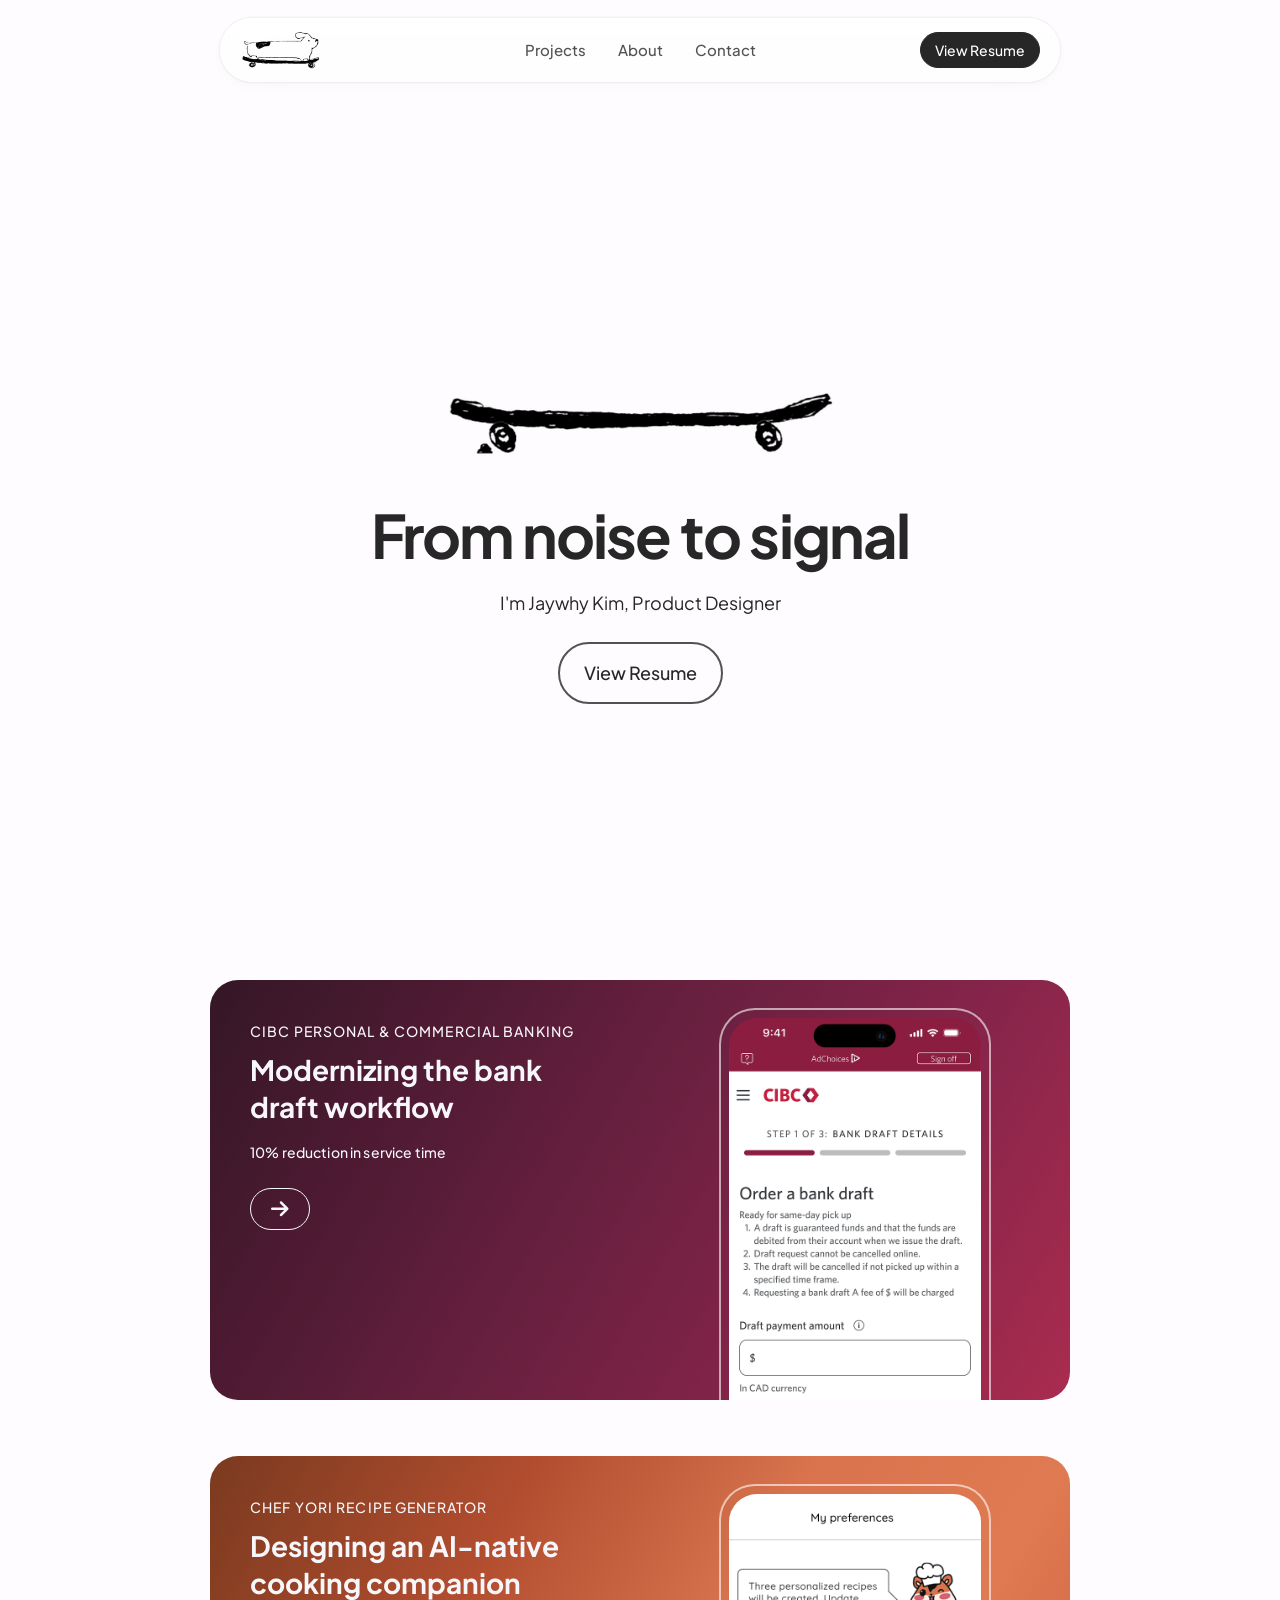
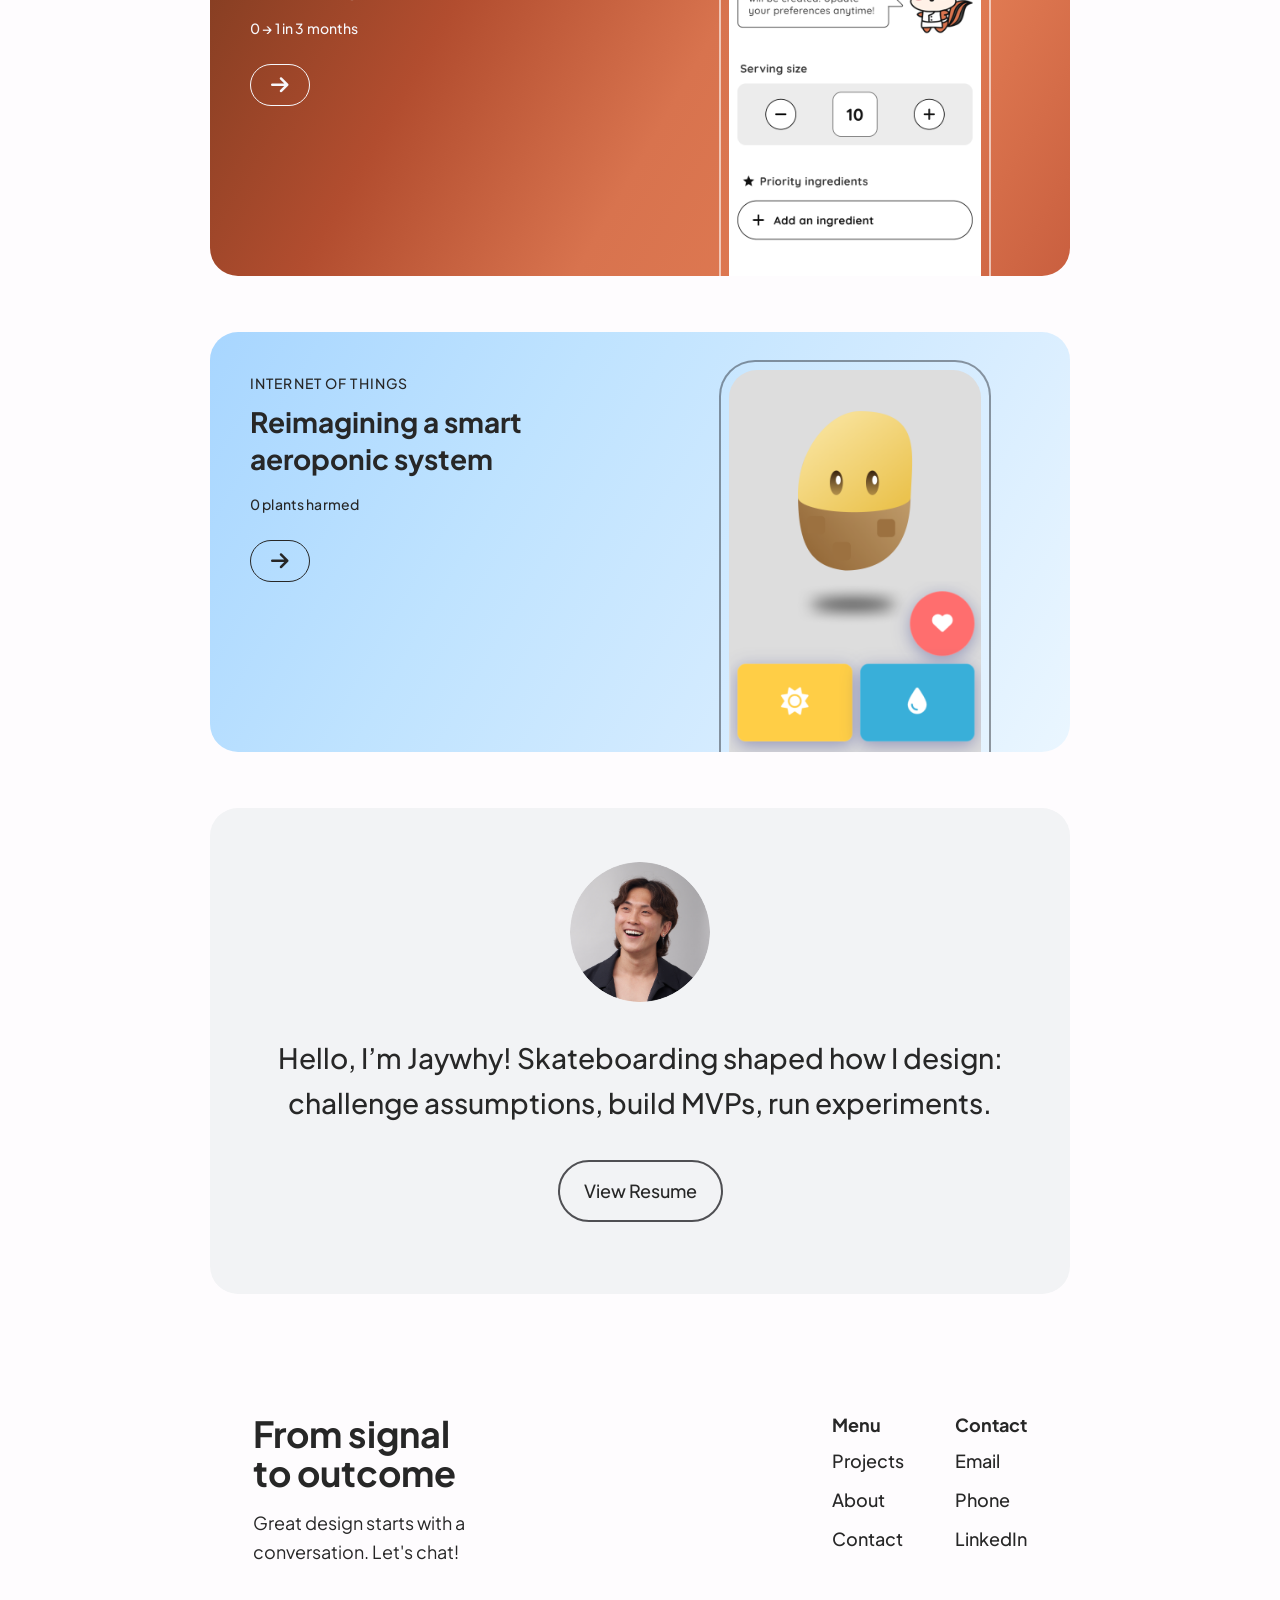
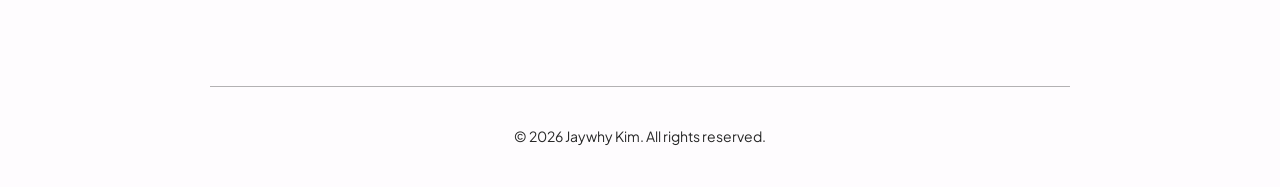
<file: index.html>
<!DOCTYPE html>
<html lang="en">

<head>
  <meta charset="UTF-8" />
  <meta name="viewport" content="width=device-width, initial-scale=1.0" />

  <title>Jaywhy Portfolio</title>

  <link rel="stylesheet"
    href="https://cdnjs.cloudflare.com/ajax/libs/font-awesome/6.5.0/css/all.min.css">

  <link rel="stylesheet" href="styles.css" />

</head>

<body>

  <div class="container">


    <!-- =========================
         HERO
    ========================== -->
    <section class="hero">

      <div class="hero-content">

        <div class="hero-image">
          <img src="assets/hero.gif" alt="Hero animation preview">
        </div>

        <div class="hero-text">

          <h1>
            From noise to signal
          </h1>

          <p class="hero-description">
            I'm Jaywhy Kim, Product Designer
          </p>

          <a href="assets/Jaywhy-Resume-2026.pdf" class="button button-secondary button-lg">
            View Resume
          </a>

        </div>

      </div>

    </section>


    <nav class="navbar">
      <div class="navbar-inner">

        <a href="index.html" class="logo">
          <img src="assets/logo.png" alt="Logo">
        </a>

        <div class="nav-links">
          <a href="#projects">Projects</a>
          <a href="#about">About</a>
          <a href="#contact">Contact</a>
        </div>

        <a href="assets/NEWEST-Jaywhy-Resume-2026.pdf" class="button button-primary button-sm" target="_blank">
          View Resume
        </a>

      </div>
    </nav>

    <!-- =========================
         PROJECTS
    ========================== -->
    <section id="projects" class="projects-section">

      <div class="projects-grid">

        <!-- PROJECT 1 (FIXED) -->
        <a href="case-study-cibc.html" class="project-card project-card--1">

          <div class="project-image">
  <div class="image-frame">

            <img src="assets/hero-cibc.png" alt="CIBC project preview">
  </div>
          </div>

          <div class="project-content">
            <div class="project-top">
              <p class="project-metric">CIBC Personal & Commercial Banking</p>
              <h3 class="project-title">
Modernizing the bank draft workflow
       </h3>
            </div>

            <div class="project-bottom">
                 <p class="project-metric-inline">10% reduction in service time</p>
              <span class="project-link button button-outline">
                <i class="fa-solid fa-arrow-right"></i>
              </span>
            </div>
          </div>

        </a>

        <!-- PROJECT 2 -->
        <a href="chefyori.html" class="project-card project-card--2">

          <div class="project-image">
              <div class="image-frame">
  <div class="image-inner">
            <img src="assets/hero-yori.png" alt="Yori project preview">
  </div>
            </div>
          </div>

          <div class="project-content">
            <div class="project-top">
              <p class="project-metric">Chef Yori Recipe Generator</p>
              <h3 class="project-title">
Designing an AI-native cooking companion </h3>  
   </div>

            <div class="project-bottom">
                 <p class="project-metric-inline">0 → 1 in 3 months</p>
              <span class="project-link button button-outline">
                <i class="fa-solid fa-arrow-right"></i>
              </span>
            </div>
          </div>

        </a>

        <!-- PROJECT 3 -->
        <a href="potato.html " class="project-card project-card--3">

          <div class="project-image">
              <div class="image-frame">
  <div class="image-inner">
            <img src="assets/hero-potato.png" alt="Yori project preview">
  </div>
            </div>
          </div>

          <div class="project-content">
            <div class="project-top">
              <p class="project-metric">Internet of Things</p>
              <h3 class="project-title">
Reimagining a smart aeroponic system
              </h3>
            </div>

            <div class="project-bottom">
                 <p class="project-metric-inline">0 plants harmed</p>
              <span class="project-link button button-outline">
                <i class="fa-solid fa-arrow-right"></i>
              </span>
            </div>
          </div>

        </a>

      </div>

    </section>

    <!-- =========================
         ABOUT
    ========================== -->
    <section id="about" class="about-section">

      <div class="about-card">

        <div class="about-avatar">
          <img src="assets/avatar.png" alt="">
        </div>

        <div class="about-body">

          <div class="about-copy">
            <p class="about-text lead">
              Hello, I’m Jaywhy! Skateboarding shaped how I design: challenge assumptions, build MVPs, run experiments.
            </p>
          </div>

          <div class="about-cta">
            <a href="assets/Jaywhy-Resume-2026.pdf" class="button button-secondary button-lg">
              View Resume
            </a>
          </div>

        </div>

      </div>

    </section>

    <!-- =========================
         CONTACT
    ========================== -->
    <section id="contact" class="contact-section">

      <div class="contact-content">

        <div class="contact-col contact-intro">
          <h2>From signal to outcome</h2>
          <p> Great design starts with a conversation. Let's chat!</p>
        </div>

        <div class="contact-group">

          <div class="contact-col">
            <h3 class="contact-title">Menu</h3>
            <div class="contact-links">
              <a href="#projects">Projects</a>
              <a href="#about">About</a>
              <a href="#contact">Contact</a>
            </div>
          </div>

          <div class="contact-col">
            <h3 class="contact-title">Contact</h3>
            <div class="contact-links">
              <a href="mailto:jaywhyk@gmail.com">Email</a>
              <a href="tel:+16477075891">Phone</a>
              <a href="https://linkedin.com">LinkedIn</a>
            </div>
          </div>

        </div>

      </div>

    </section>

    <!-- =========================
         FOOTER
    ========================== -->
    <footer class="footer">
      <p class="small">© 2026 Jaywhy Kim. All rights reserved.</p>
    </footer>

  </div>

</body>
</html>
</file>
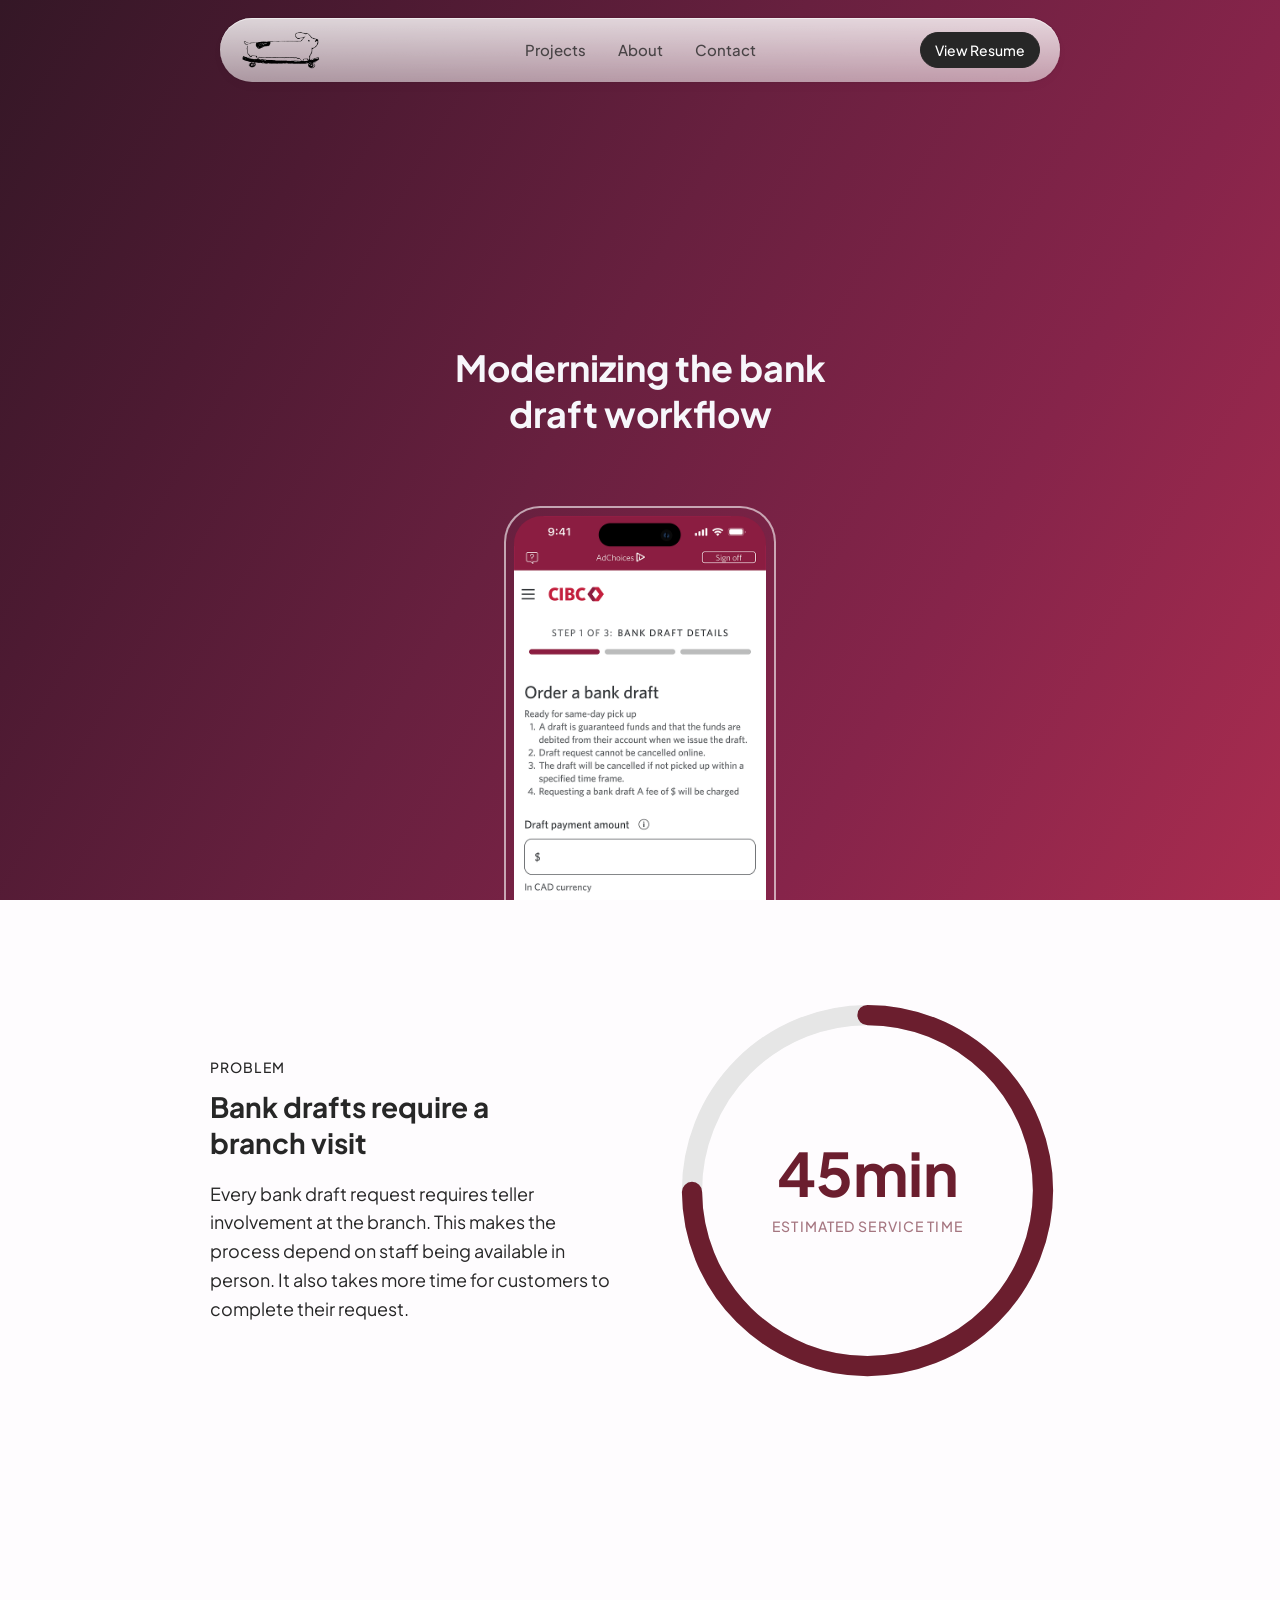
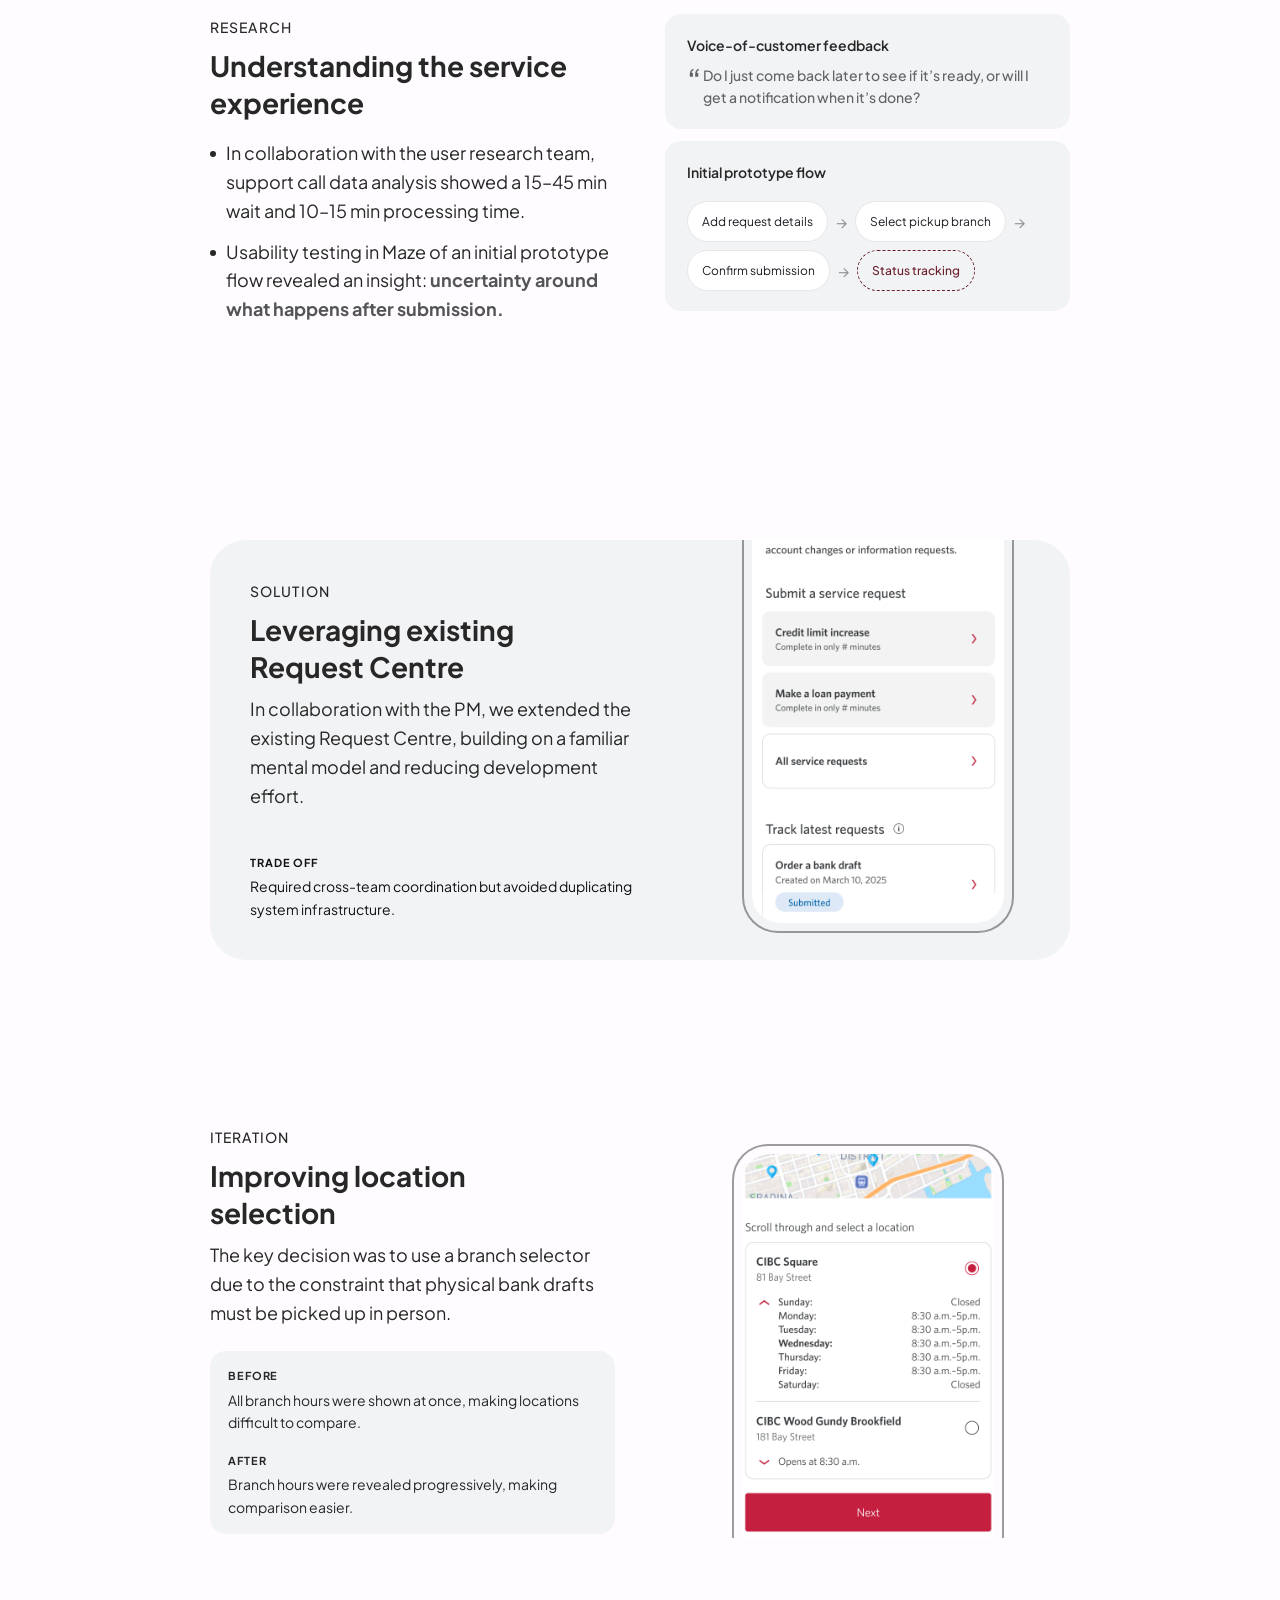
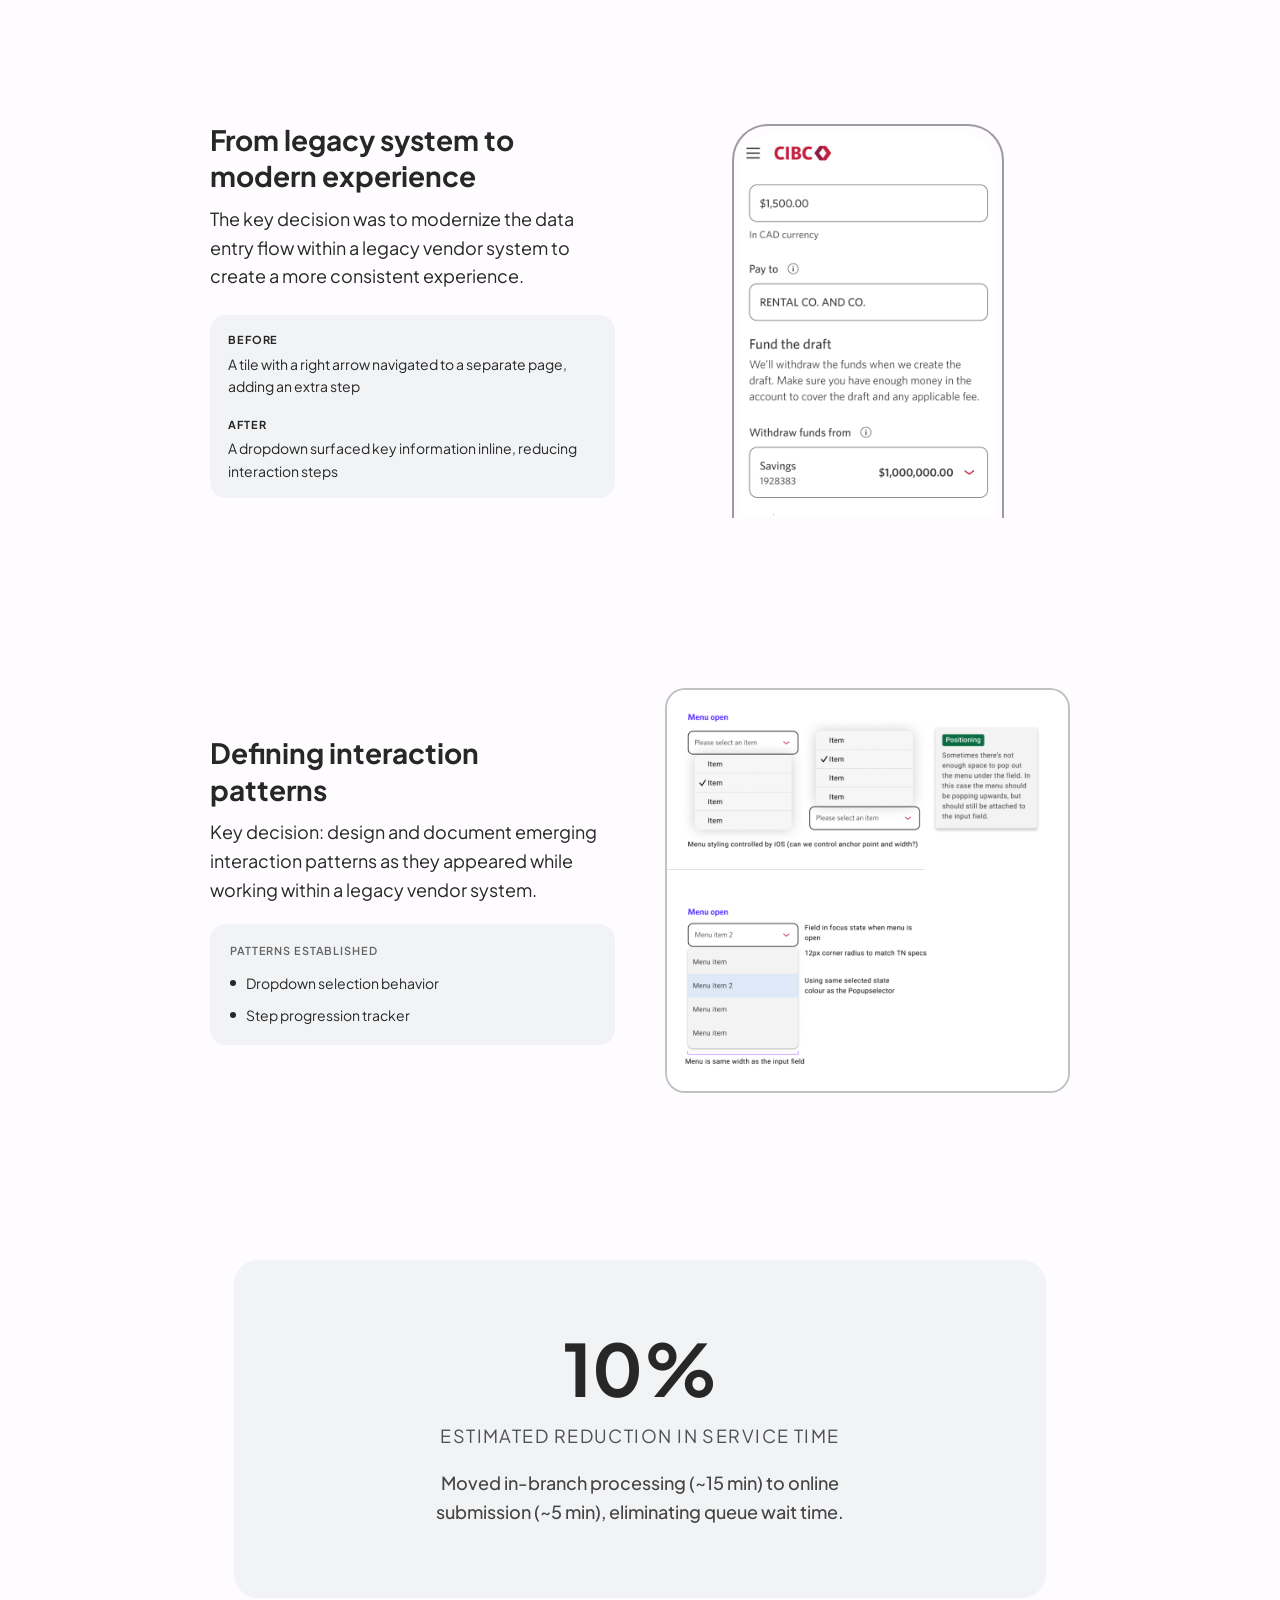
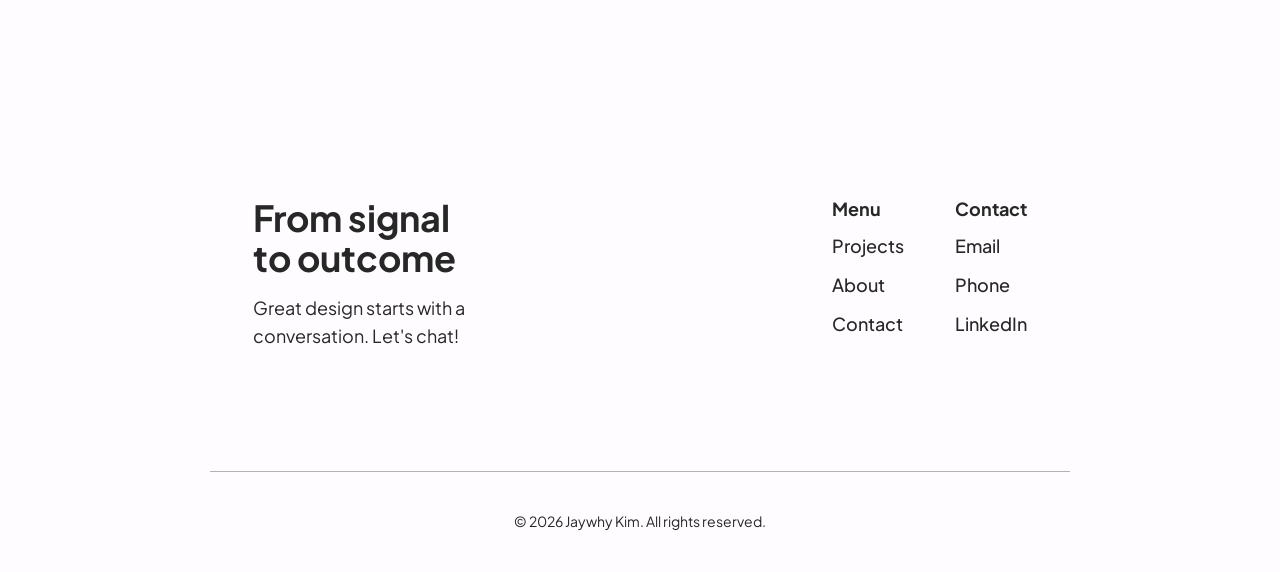
<file: case-study-cibc.html>
<!DOCTYPE html>
<html lang="en">

<head>
  <meta charset="UTF-8" />
  <meta name="viewport" content="width=device-width, initial-scale=1.0" />

  <title>CIBC Case Study</title>

  <link rel="stylesheet" href="./styles.css" />
  <link rel="stylesheet" href="./case-study-cibc.css" />

</head>

<body>

<div class="container">

   <section class="hero">

      <div class="hero-content">
 <div class="hero-text">

         <h2>
Modernizing the bank<br>
<b>draft workflow</b>
</h2>

        </div>
      <div class="project-image">
  <div class="image-frame">

            <img src="assets/hero-cibc.png" alt="CIBC project preview">
  </div>
          </div>
          

        </div>

      

    </section>

    <nav class="navbar">
      <div class="navbar-inner">

        <a href="index.html" class="logo">
          <img src="assets/logo.png" alt="Logo">
        </a>

        <div class="nav-links">
          <a href="index.html#projects">Projects</a>
          <a href="index.html#about">About</a>
          <a href="index.html#contact">Contact</a>
        </div>

        <a href="assets/Jaywhy-Resume-2026.pdf" class="button button-primary button-sm" target="_blank">
          View Resume
        </a>

      </div>
    </nav>
  <!-- =========================
       PROBLEM SECTION
  ========================== -->
  <!-- =========================
     PROBLEM SECTION (UPDATED)
========================== -->
<section class="projects-section">

  <div class="projects-grid">

    <div class="project-card project-card--split">

      <div class="project-content">

        <div class="project-top">

          <p class="project-metric">Problem</p>

          <h3 class="project-title">
Bank drafts require a branch visit
         </h3>

          <div class="problem-block">

  
    
    <p class="problem-text">
Every bank draft request requires teller involvement at the branch. This makes the process depend on staff being available in person. It also takes more time for customers to complete their request.
  </p>

  

</div>

        </div>
      </div>

<div class="project-tile project-tile--problem">

  <svg class="dial-svg" viewBox="0 0 120 120">

    <!-- background ring (25% remainder grey) -->
    <circle class="dial-bg" cx="60" cy="60" r="52"></circle>

    <!-- progress ring (75% burgundy) -->
    <circle class="dial-progress" cx="60" cy="60" r="52"></circle>

  </svg>

  <div class="dial-content">
    <div class="metric-value">45min</div>
    <div class="metric-label">Estimated service time </div>
  </div>

</div>
    </div>

  </div>

</section>
<section class="projects-section">
  <div class="projects-grid">

    <div class="project-card project-card--split project-card--solution">

      <!-- LEFT SIDE -->
      <div class="project-content">

        <div class="project-top">

          <p class="project-metric">Research</p>

          <h3 class="project-title">
Understanding the service experience
 </h3>
<div class="problem-block">

  <div class="problem-dot-line">
    <span class="problem-dot"></span>
    <p class="problem-text">
In collaboration with the user research team, support call data analysis showed a 15–45 min wait and 10–15 min processing time.
 </div>

  <div class="problem-dot-line">
    <span class="problem-dot"></span>
    <p class="problem-text">
Usability testing in Maze of an initial prototype flow revealed an insight: 
<span class="text-label">uncertainty around what happens after submission.</span>

  </div>

 

</div>
</div>
      </div>

      <!-- RIGHT SIDE: RESEARCH TILE -->
     <!-- RIGHT SIDE: RESEARCH TILE -->
<div class="project-tile project-tile--research">

  <div class="research-stack">

    <!-- CARD 2 -->
 <div class="research-card">
      <h4>Voice-of-customer feedback</h4>

    
      <div class="impact-point ">
        <span class="vc-quote">
Do I just come back later to see if it’s ready, or will I get a notification when it’s done?
      </div>
    </div>

    <!-- CARD 3 (NEW: FLOW ARTIFACT) -->
    <div class="research-card">
      <h4>Initial prototype flow</h4>

      <div class="impact-flow">

        <div class="flow-row">
          <span class="pill">Add request details</span>
          <span class="arrow">→</span>
          <span class="pill">Select pickup branch</span>
          <span class="arrow">→</span>
          <span class="pill">Confirm submission</span>
          <span class="arrow">→</span>
          <span class="pill pill--missing">Status tracking</span>
        </div>

      </div>
    </div>
   
   

  </div>
</div>

    </div>

  </div>
</section>

  <!-- =========================
       SOLUTION SECTION
  ========================== -->
  <section class="projects-section">
    <div class="projects-grid">

      <div class="project-card project-card--split project-card--full project-card--solution">

        <div class="project-content">

          <div class="project-top">

            <p class="project-metric">Solution</p>

            <h3 class="project-title">
Leveraging existing Request Centre       </h3>

            <p class="project-description">
In collaboration with the PM, we extended the existing Request Centre, building on a familiar mental model and reducing development effort.
</p>



          </div>
 <div class="project-bottom">
    <div class="tradeoff">
      <div class="tradeoff-label">TRADE OFF</div>
      <div class="tradeoff-text">
Required cross-team coordination but avoided duplicating system infrastructure.
      </div>
    </div>
  </div>
        </div>

        <div class="project-tile">
          


 <div class="project-image">
  <div class="image-frame image-frame--inverted">

            <img src="assets/status-pill.png" alt="CIBC project preview">
  </div>
          </div>




        </div>

      </div>

    </div>
  </section>
  <section class="projects-section">
    <div class="projects-grid">

      <div class="project-card project-card--split">

        <div class="project-content">

          <div class="project-top">
 <p class="project-metric">Iteration</p>
           

            <h3 class="project-title">
Improving location selection
            </h3>

            <p class="project-description">
The key decision was to use a branch selector due to the constraint that physical bank drafts must be picked up in person.
</div>
<div class="comparison-card">

  <div class="comparison-block">
    <div class="comparison-label">BEFORE</div>
    <div class="comparison-text">
All branch hours were shown at once, making locations difficult to compare.
   </div>
  </div>

  <div class="comparison-spacer"></div>

  <div class="comparison-block">
    <div class="comparison-label">AFTER</div>
    <div class="comparison-text">
Branch hours were revealed progressively, making comparison easier.
    </div>
  </div>

</div>
        </div>




        <div class="project-tile">
          


 <div class="project-image--default">
  <div class="image-frame">

            <img src="assets/scroll-map.png" alt="CIBC project preview">
  </div>
          </div>




        </div>

      </div>

    </div>
  </section>




  
  <section class="projects-section">
    <div class="projects-grid">

      <div class="project-card project-card--split">

        <div class="project-content">

          <div class="project-top">

           

            <h3 class="project-title">
From legacy system to modern experience
           </h3>

            <p class="project-description">
The key decision was to modernize the data entry flow within a legacy vendor system to create a more consistent experience.
</div>
<div class="comparison-card">

  <div class="comparison-block">
    <div class="comparison-label">BEFORE</div>
    <div class="comparison-text">
A tile with a right arrow navigated to a separate page, adding an extra step    </div>
  </div>

  <div class="comparison-spacer"></div>

  <div class="comparison-block">
    <div class="comparison-label">AFTER</div>
    <div class="comparison-text">
A dropdown surfaced key information inline, reducing interaction steps
    </div>
  </div>

</div>
        </div>

        <div class="project-tile">
          


 <div class="project-image--default">
  <div class="image-frame">

            <img src="assets/detail-input.png" alt="CIBC project preview">
  </div>
          </div>




        </div>

      </div>

    </div>
  </section>
  
<section class="projects-section">
  <div class="projects-grid">

    <div class="project-card project-card--split project-card--design-system">

      <!-- LEFT CONTENT -->
      <div class="project-content">

        <div class="project-top">

          <h3 class="project-title">
            Defining interaction patterns
          </h3>

          <p class="project-description">
Key decision: design and document emerging interaction patterns as they appeared while working within a legacy vendor system.  
        </p>

        </div>

        <div class="impact-stack">

          <div class="impact-label">
            Patterns established
          </div>

          <div class="impact-list">

            <div class="impact-point">
              <span class="impact-dot"></span>
              <span>Dropdown selection behavior</span>
            </div>

            <div class="impact-point">
              <span class="impact-dot"></span>
              <span>Step progression tracker</span>
            </div>

         

          </div>

        </div>

      </div>

      <!-- RIGHT VISUAL -->
      <div class="project-tile ">

        <div class="design-system-tile">
          <img src="assets/design-system.png" alt="CIBC project preview">
        </div>

      </div>

    </div>

  </div>
</section>





   
<section class="metric-section">

  <div class="outcome-card">

    <div class="outcome-metric">
       10%
    </div>

<div class="outcome-description">
Estimated reduction in service time 
</div>

    <div class="outcome-subtitle">
Moved in-branch processing (~15 min) to online submission (~5 min), eliminating queue wait time.
  </div>

</section>




<section id="contact" class="contact-section">

      <div class="contact-content">

        <div class="contact-col contact-intro">
          <h2>From signal to outcome</h2>
          <p> Great design starts with a conversation. Let's chat!</p>
        </div>

        <div class="contact-group">

          <div class="contact-col">
            <h3 class="contact-title">Menu</h3>
            <div class="contact-links">
              <a href="#projects">Projects</a>
              <a href="#about">About</a>
              <a href="#contact">Contact</a>
            </div>
          </div>

          <div class="contact-col">
            <h3 class="contact-title">Contact</h3>
            <div class="contact-links">
              <a href="mailto:jaywhyk@gmail.com">Email</a>
              <a href="tel:+16477075891">Phone</a>
              <a href="https://linkedin.com">LinkedIn</a>
            </div>
          </div>

        </div>

      </div>

    </section>

  <!-- =========================
       FOOTER
  ========================== -->
  <footer class="footer">
    <p class="small">© 2026 Jaywhy Kim. All rights reserved.</p>
  </footer>

</div>

</body>
</html>
</file>
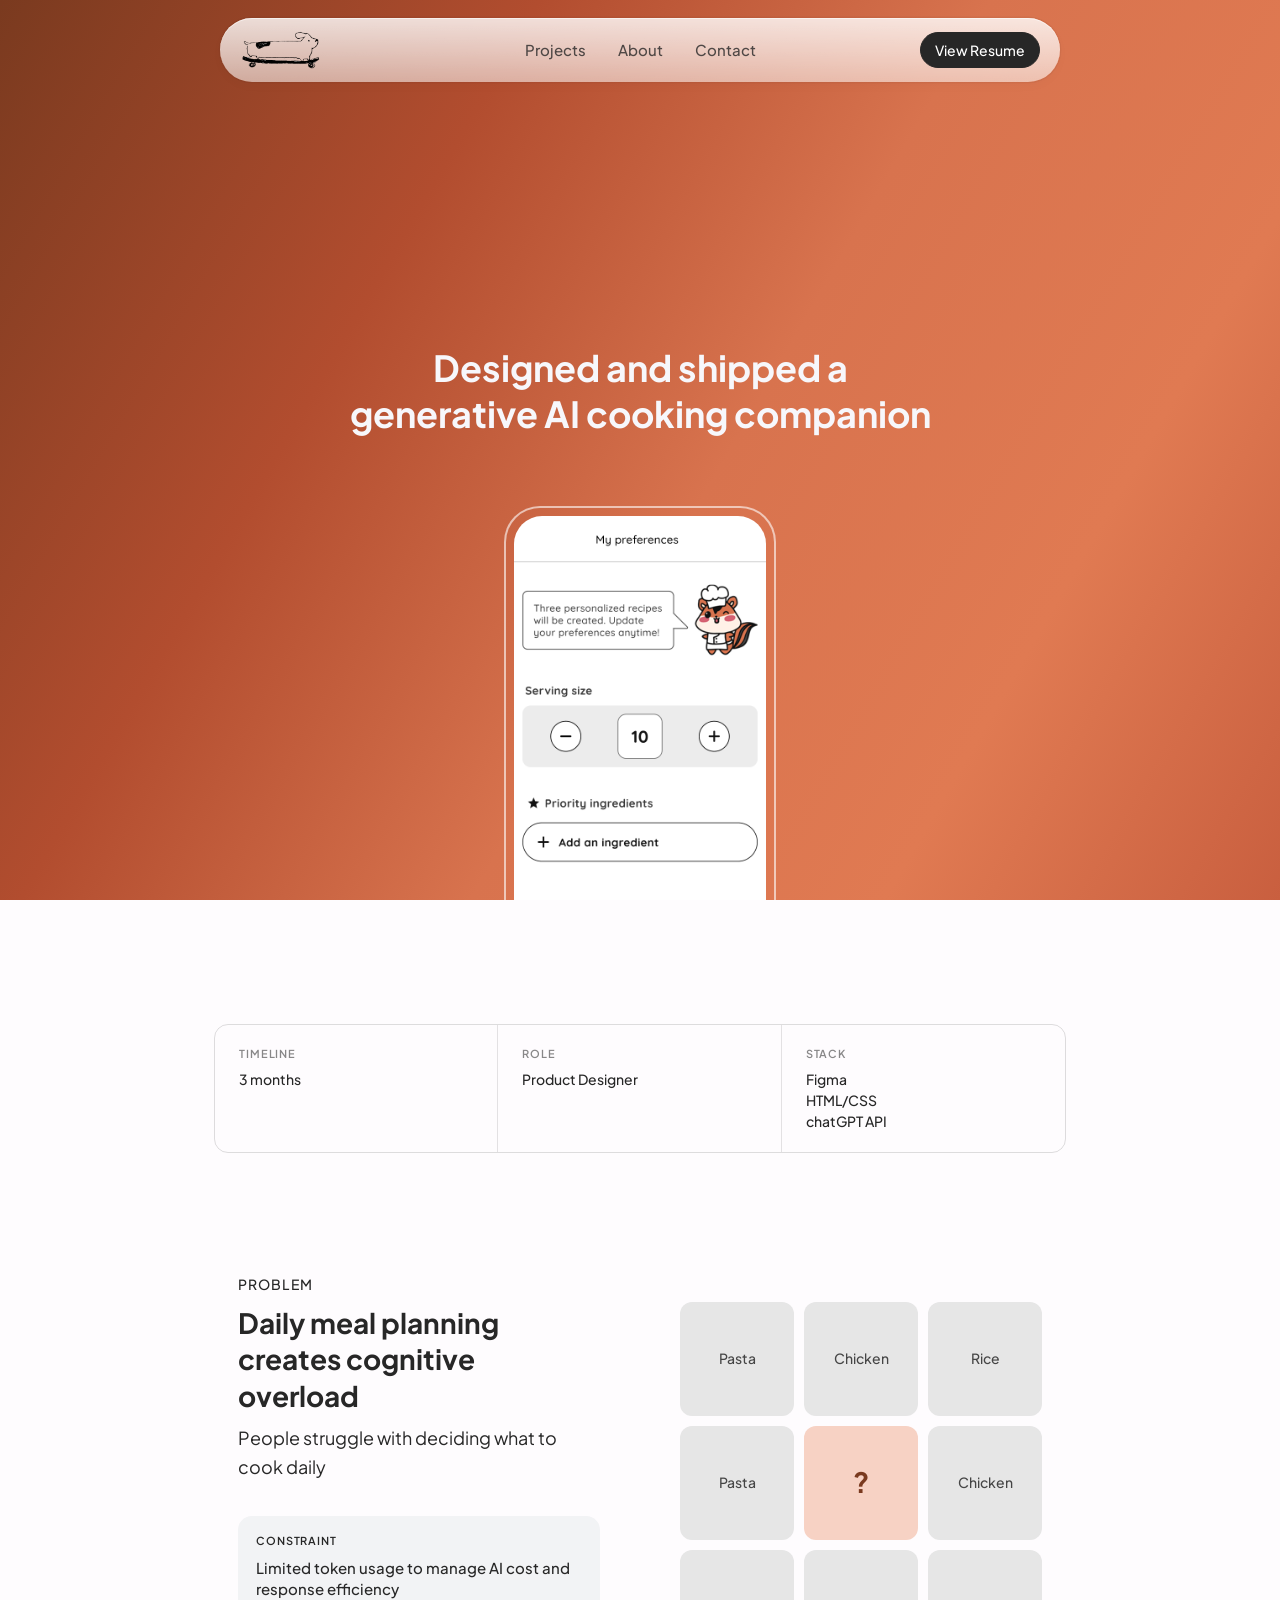
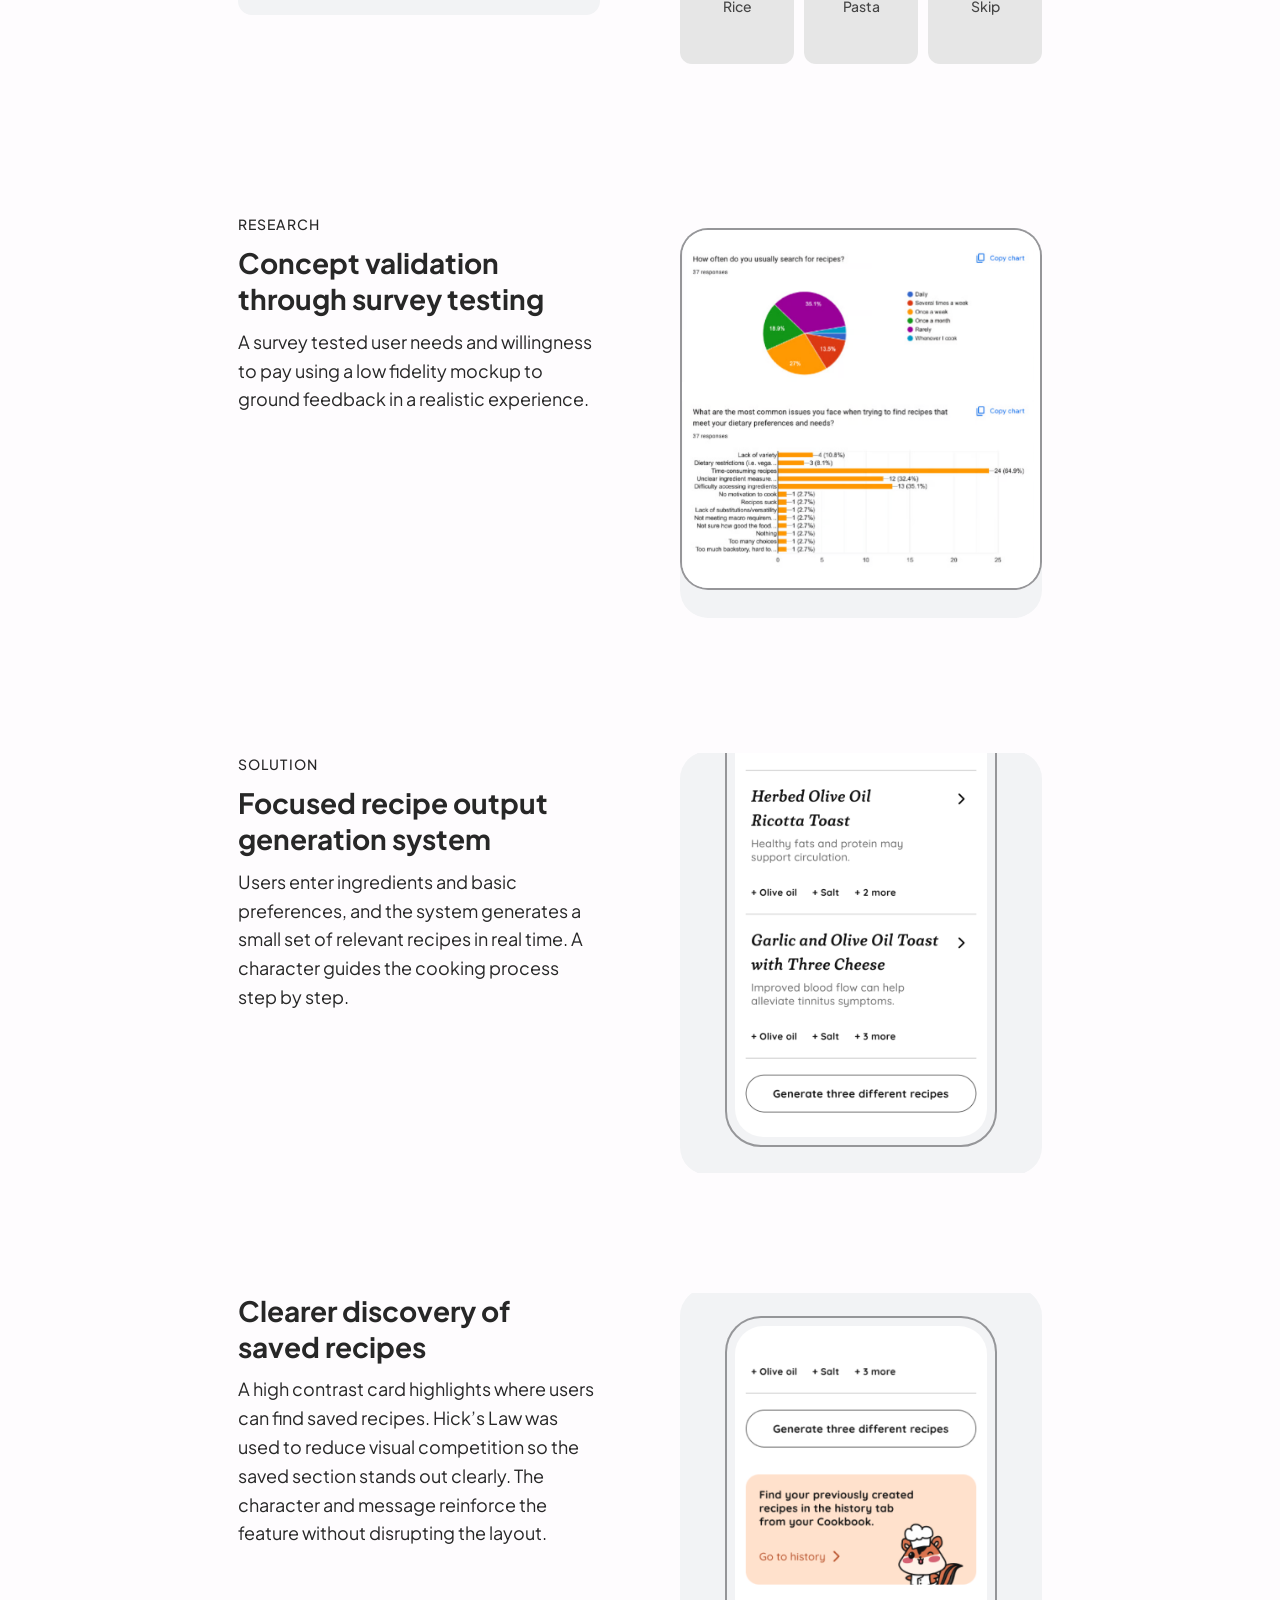
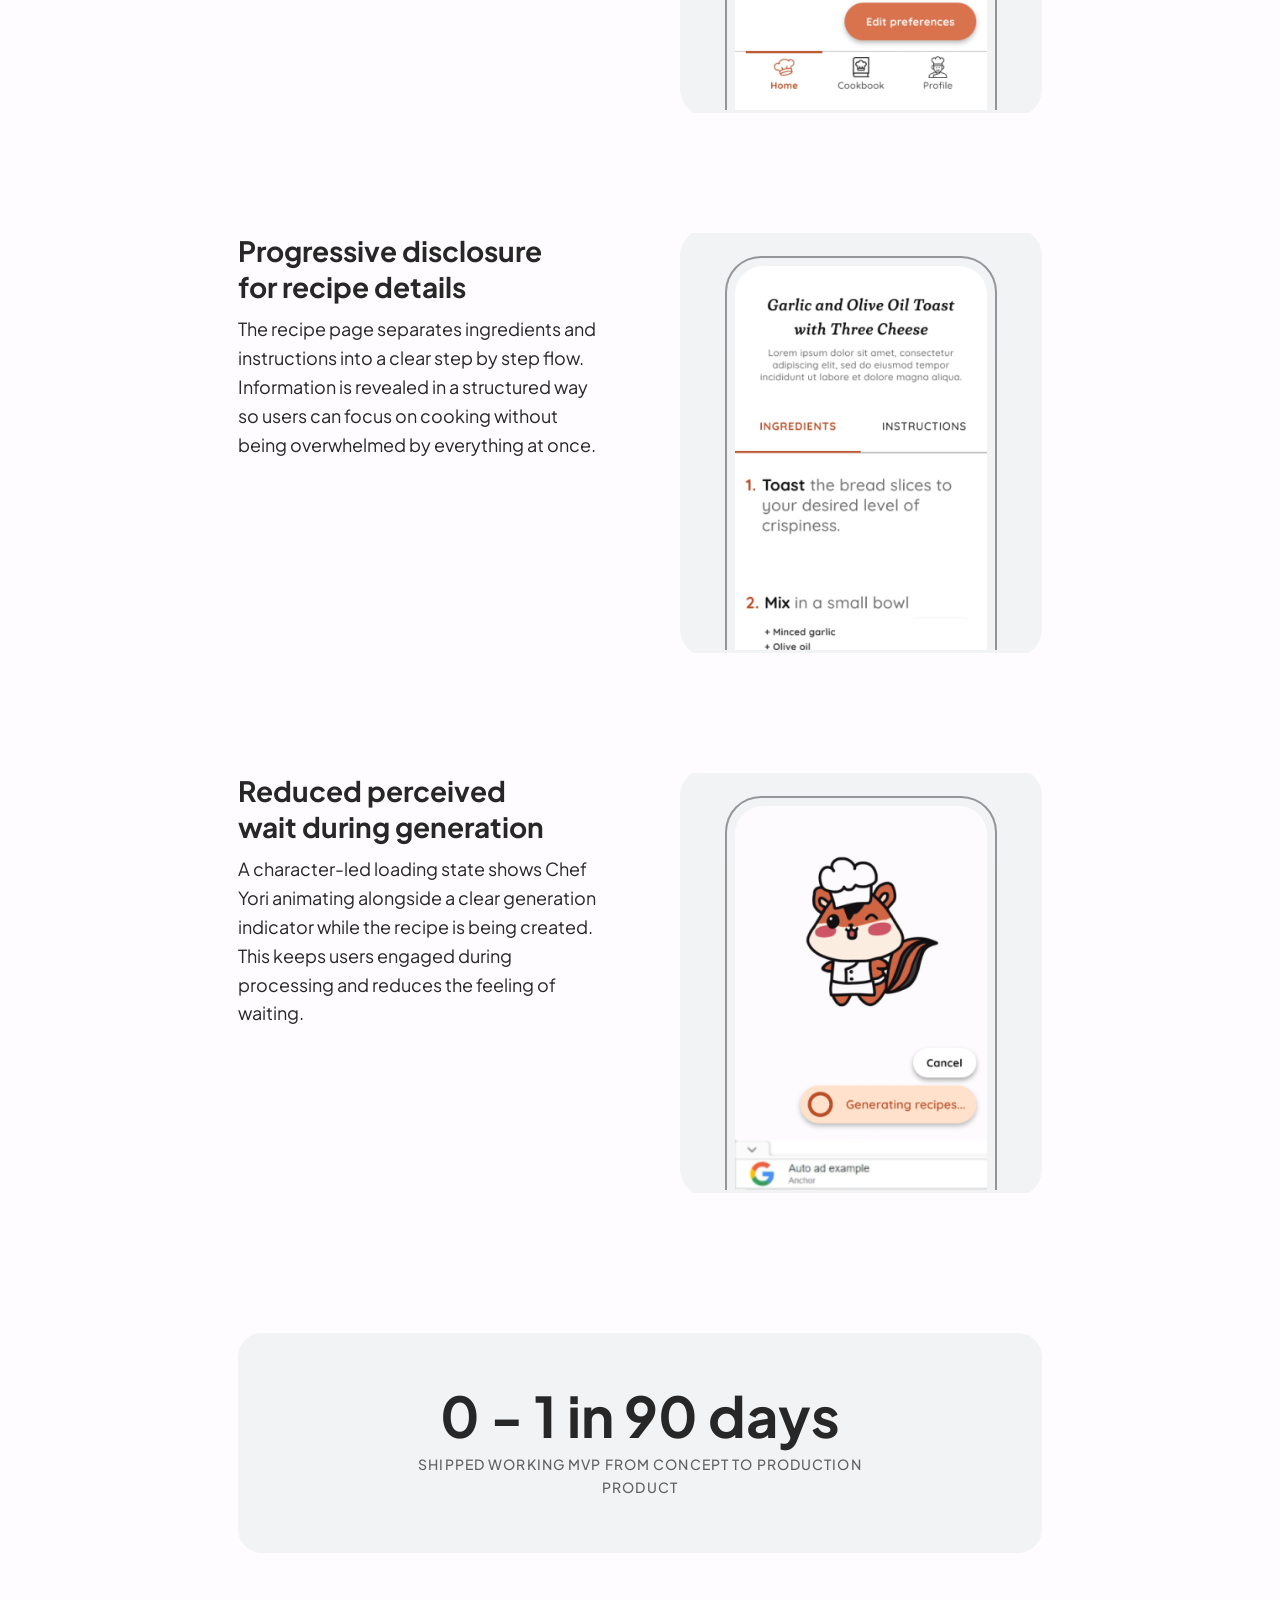
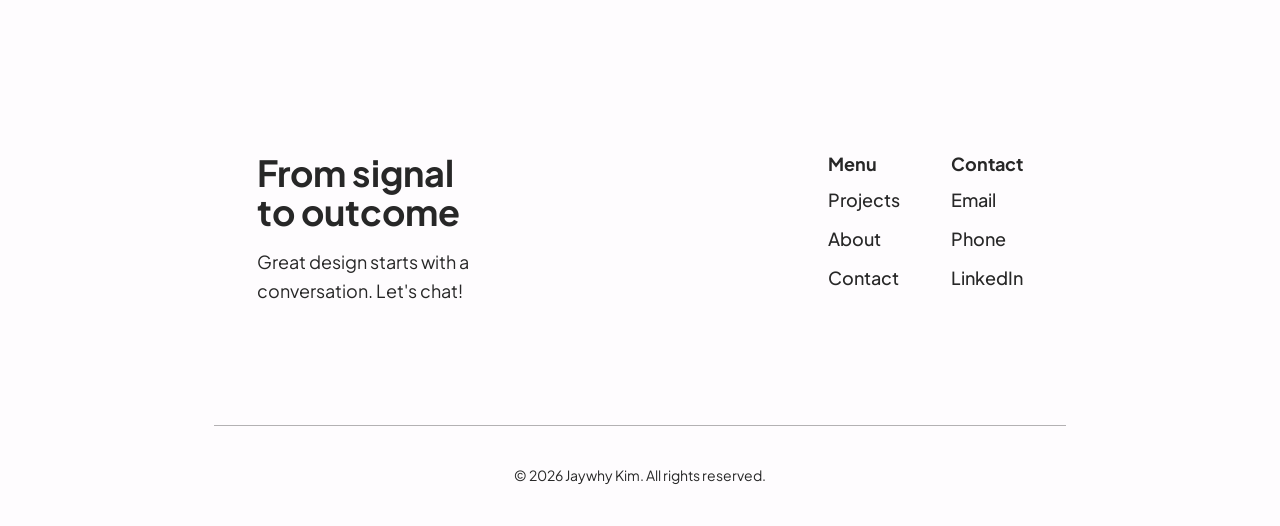
<file: case-study-yori.html>
<!DOCTYPE html>
<html lang="en">

<head>
  <meta charset="UTF-8" />
  <meta name="viewport" content="width=device-width, initial-scale=1.0" />

  <title>CIBC Case Study</title>

  <link rel="stylesheet" href="./styles.css" />
  <link rel="stylesheet" href="./case-study-yori.css" />
</head>

<body>

<div class="container">

   <section class="hero">

      <div class="hero-content">
 <div class="hero-text">

          <h2>
Designed and shipped a generative AI cooking companion
          </h2>

        </div>
      <div class="project-image">
  <div class="image-frame">

            <img src="assets/hero-yori.png" alt="CIBC project preview">
  </div>
          </div>
          

        </div>

      

    </section>

    <nav class="navbar">
      <div class="navbar-inner">

        <a href="index.html" class="logo">
          <img src="assets/logo.png" alt="Logo">
        </a>

        <div class="nav-links">
          <a href="#projects">Projects</a>
          <a href="#about">About</a>
          <a href="#contact">Contact</a>
        </div>

        <a href="assets/Jaywhy-Resume-2026.pdf" class="button button-primary button-sm" target="_blank">
          View Resume
        </a>

      </div>
    </nav>
  <!-- =========================
       PROBLEM SECTION
  ========================== -->
  <section class="projects-section">


    <div class="case-intro">

  <div class="case-meta">
  <div class="meta-grid">

    <div class="meta-col">
      <p class="meta-label">Timeline</p>
      <p class="meta-value">3 months</p>
    </div>

    <div class="meta-col">
      <p class="meta-label">Role</p>
      <p class="meta-value">Product Designer</p>
    </div>

    <div class="meta-col">
      <p class="meta-label">Stack</p>
      <p class="meta-value">
        Figma<br />
        HTML/CSS<br />
        chatGPT API
      </p>
    </div>

  </div>
</div>

</div>
    <div class="projects-grid">
      
      <div class="project-card project-card--split">

        <div class="project-content">

          <div class="project-top">

            <p class="project-metric">Problem</p>

            <h3 class="project-title">
              Daily meal planning creates cognitive overload
            </h3>

            <p class="project-description">
People struggle with deciding what to cook daily
            </p>

            <div class="impact-stack">
              <div class="impact-item">
                <div class="impact-label">Constraint</div>
                <div class="impact-value">
  Limited token usage to manage AI cost and response efficiency                                  

                </div>
              </div>
            </div>

          </div>
        </div>

       <div class="project-tile project-tile--problem">
      <div class="meal-grid">
  <div class="meal">Pasta</div>
  <div class="meal">Chicken</div>
  <div class="meal">Rice</div>

  <div class="meal">Pasta</div>
  <div class="meal highlight">?</div>
  <div class="meal">Chicken</div>

  <div class="meal">Rice</div>
  <div class="meal">Pasta</div>
  <div class="meal">Skip</div>
</div>
        </div>

      </div>

    </div>
  </section>

<section class="projects-section">
    <div class="projects-grid">

      <div class="project-card project-card--split">

        <div class="project-content">

          <div class="project-top">

            <p class="project-metric">Research</p>

            <h3 class="project-title">
Concept validation through survey testing            </h3>

            <p class="project-description">
A survey tested user needs and willingness to pay using a low fidelity mockup to ground feedback in a realistic experience.
</p>

          </div>

        </div>

        <div class="project-tile ">
          


 <div class="project-image">
  <div class="no-outline-tile">

            <img src="assets/survey-data.png" alt="CIBC project preview">
  
          </div>




        </div>

      </div>

    </div>
  </section>
  <!-- =========================
       SOLUTION SECTION
  ========================== -->
  <section class="projects-section">
    <div class="projects-grid">

      <div class="project-card project-card--split">

        <div class="project-content">

          <div class="project-top">

            <p class="project-metric">Solution</p>

            <h3 class="project-title">
Focused recipe output generation system            </h3>

            <p class="project-description">
Users enter ingredients and basic preferences, and the system generates a small set of relevant recipes in real time. A character guides the cooking process step by step.
</p>

          </div>

        </div>

        <div class="project-tile">
          


 <div class="project-image">
  <div class="image-frame image-frame--inverted">

            <img src="assets/recipe-list.png" alt="CIBC project preview">
  </div>
          </div>




        </div>

      </div>

    </div>
  </section>





  <section class="projects-section">
    <div class="projects-grid">

      <div class="project-card project-card--split">

        <div class="project-content">

          <div class="project-top">

           

            <h3 class="project-title">
Clearer discovery of saved recipes         </h3>

            <p class="project-description">
A high contrast card highlights where users can find saved recipes. Hick’s Law was used to reduce visual competition so the saved section stands out clearly. The character and message reinforce the feature without disrupting the layout.
</p>         
</div>

        </div>

        <div class="project-tile">
          


 <div class="project-image--default">
  <div class="image-frame">

            <img src="assets/banner-page.png" alt="CIBC project preview">
  </div>
          </div>




        </div>

      </div>

    </div>
  </section>
  
  <section class="projects-section">
    <div class="projects-grid">

      <div class="project-card project-card--split">

        <div class="project-content">

          <div class="project-top">

           

            <h3 class="project-title">
Progressive disclosure for recipe details
           </h3>

            <p class="project-description">
The recipe page separates ingredients and instructions into a clear step by step flow. Information is revealed in a structured way so users can focus on cooking without being overwhelmed by everything at once.
</div>

        </div>

        <div class="project-tile">
          


 <div class="project-image--default">
  <div class="image-frame">

            <img src="assets/recipe-page.png" alt="CIBC project preview">
  </div>
          </div>




        </div>

      </div>

    </div>
  </section>
  
<section class="projects-section">
    <div class="projects-grid">

      <div class="project-card project-card--split">

        <div class="project-content">

          <div class="project-top">

           

            <h3 class="project-title">
Reduced perceived wait during generation           </h3>

            <p class="project-description">
A character-led loading state shows Chef Yori animating alongside a clear generation indicator while the recipe is being created. This keeps users engaged during processing and reduces the feeling of waiting.
</p>
</div>

        </div>

        <div class="project-tile">
          


 <div class="project-image--default">
  <div class="image-frame">

            <img src="assets/generation-yori.png" alt="CIBC project preview">
  </div>
          </div>




        </div>

      </div>

    </div>
  </section>
   
<section class="metric-section">
  <div class="metric-tile">
    <div class="metric-value">0 - 1 in 90 days</div>
    <div class="metric-label">Shipped working MVP from concept to production product</div>
  </div>
</section>

<section id="contact" class="contact-section">

      <div class="contact-content">

        <div class="contact-col contact-intro">
          <h2>From signal to outcome</h2>
          <p> Great design starts with a conversation. Let's chat!</p>
        </div>

        <div class="contact-group">

          <div class="contact-col">
            <h3 class="contact-title">Menu</h3>
            <div class="contact-links">
              <a href="#projects">Projects</a>
              <a href="#about">About</a>
              <a href="#contact">Contact</a>
            </div>
          </div>

          <div class="contact-col">
            <h3 class="contact-title">Contact</h3>
            <div class="contact-links">
              <a href="mailto:jaywhyk@gmail.com">Email</a>
              <a href="tel:+16477075891">Phone</a>
              <a href="https://linkedin.com">LinkedIn</a>
            </div>
          </div>

        </div>

      </div>

    </section>

  <!-- =========================
       FOOTER
  ========================== -->
  <footer class="footer">
    <p class="small">© 2026 Jaywhy Kim. All rights reserved.</p>
  </footer>

</div>

</body>
</html>
</file>
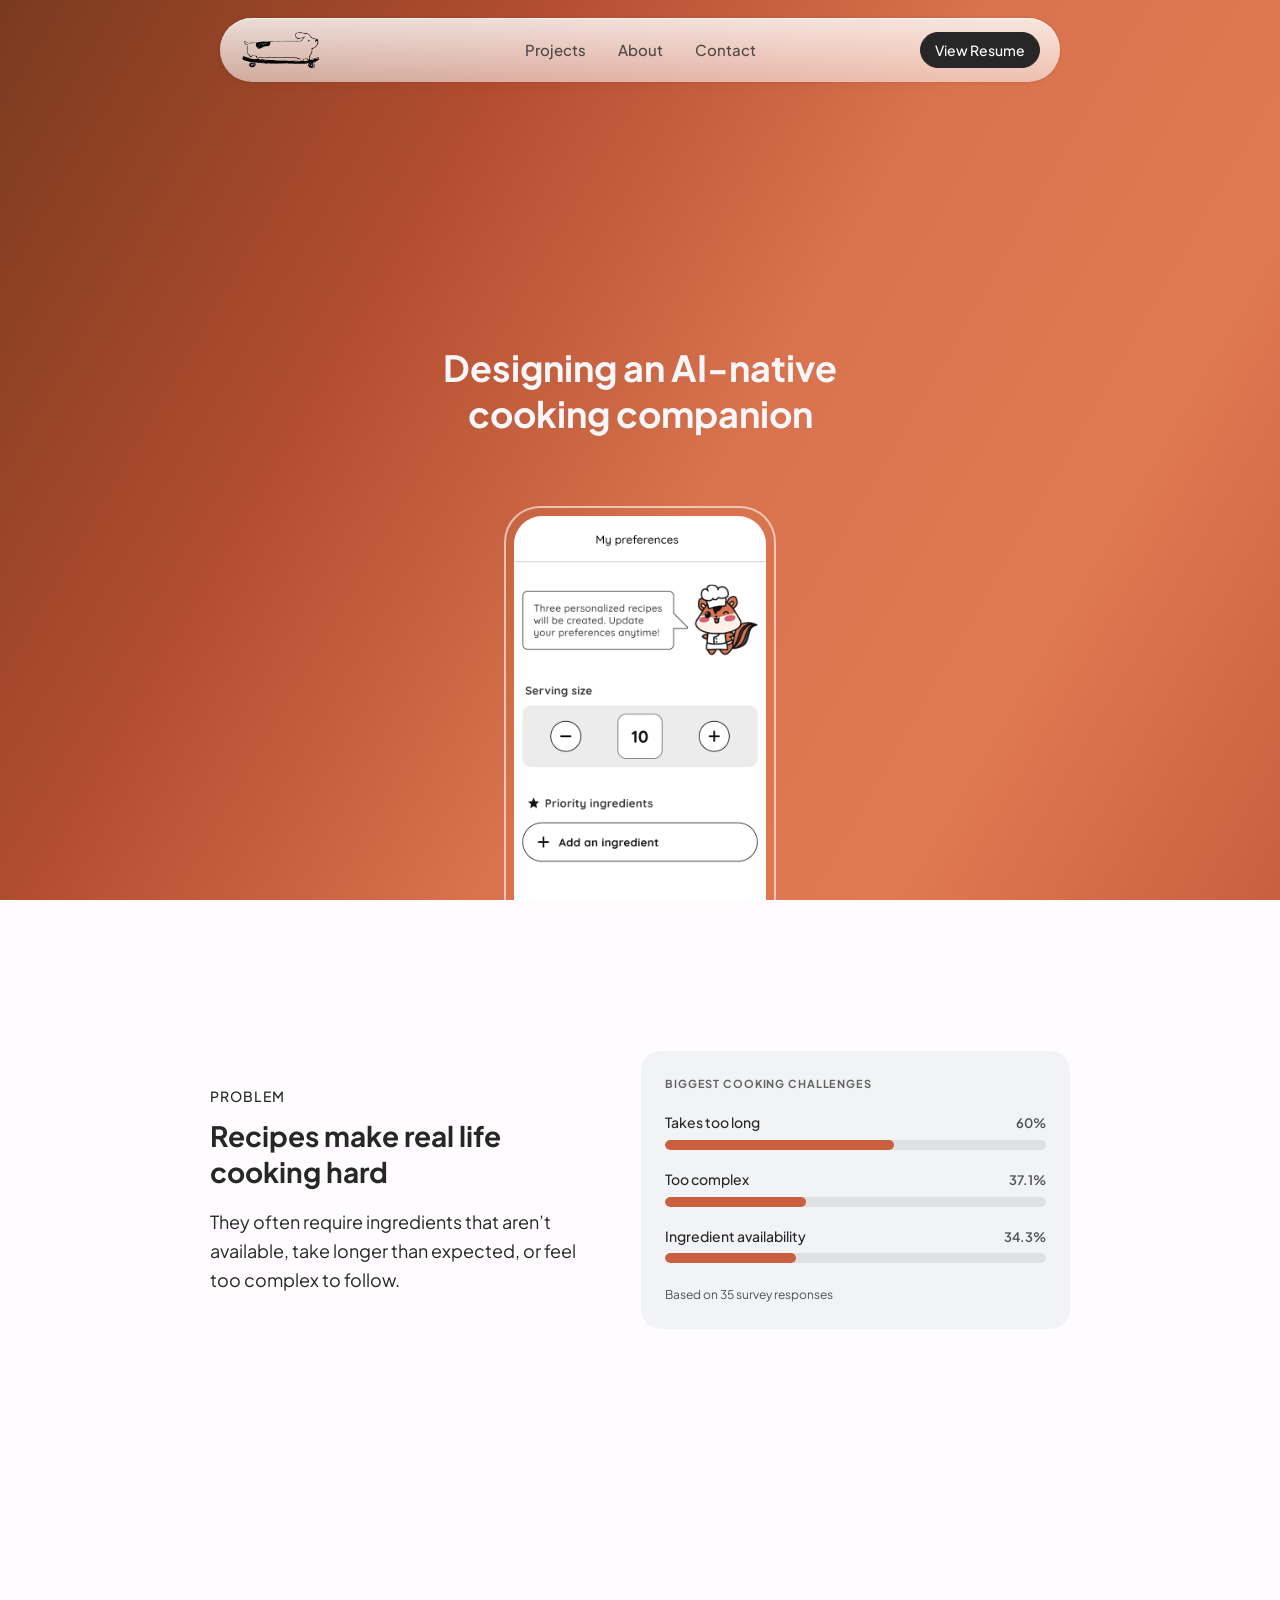
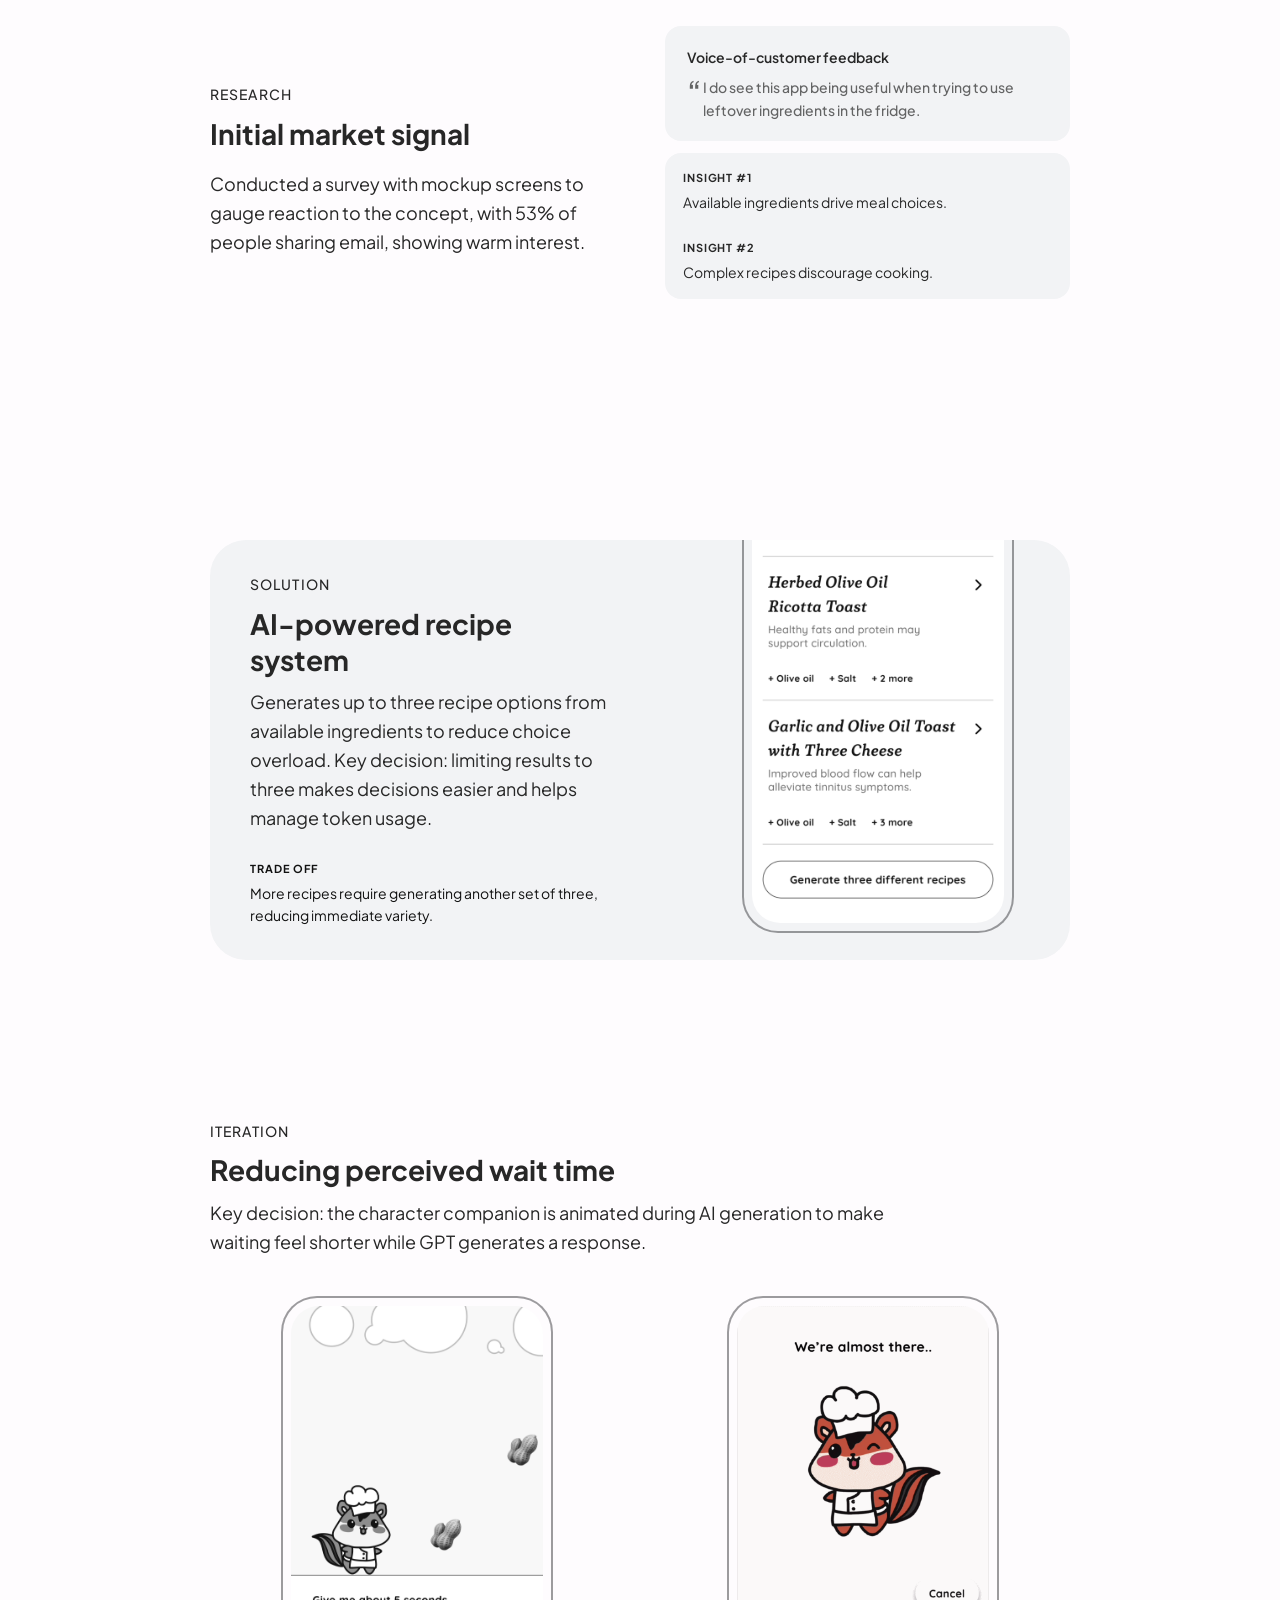
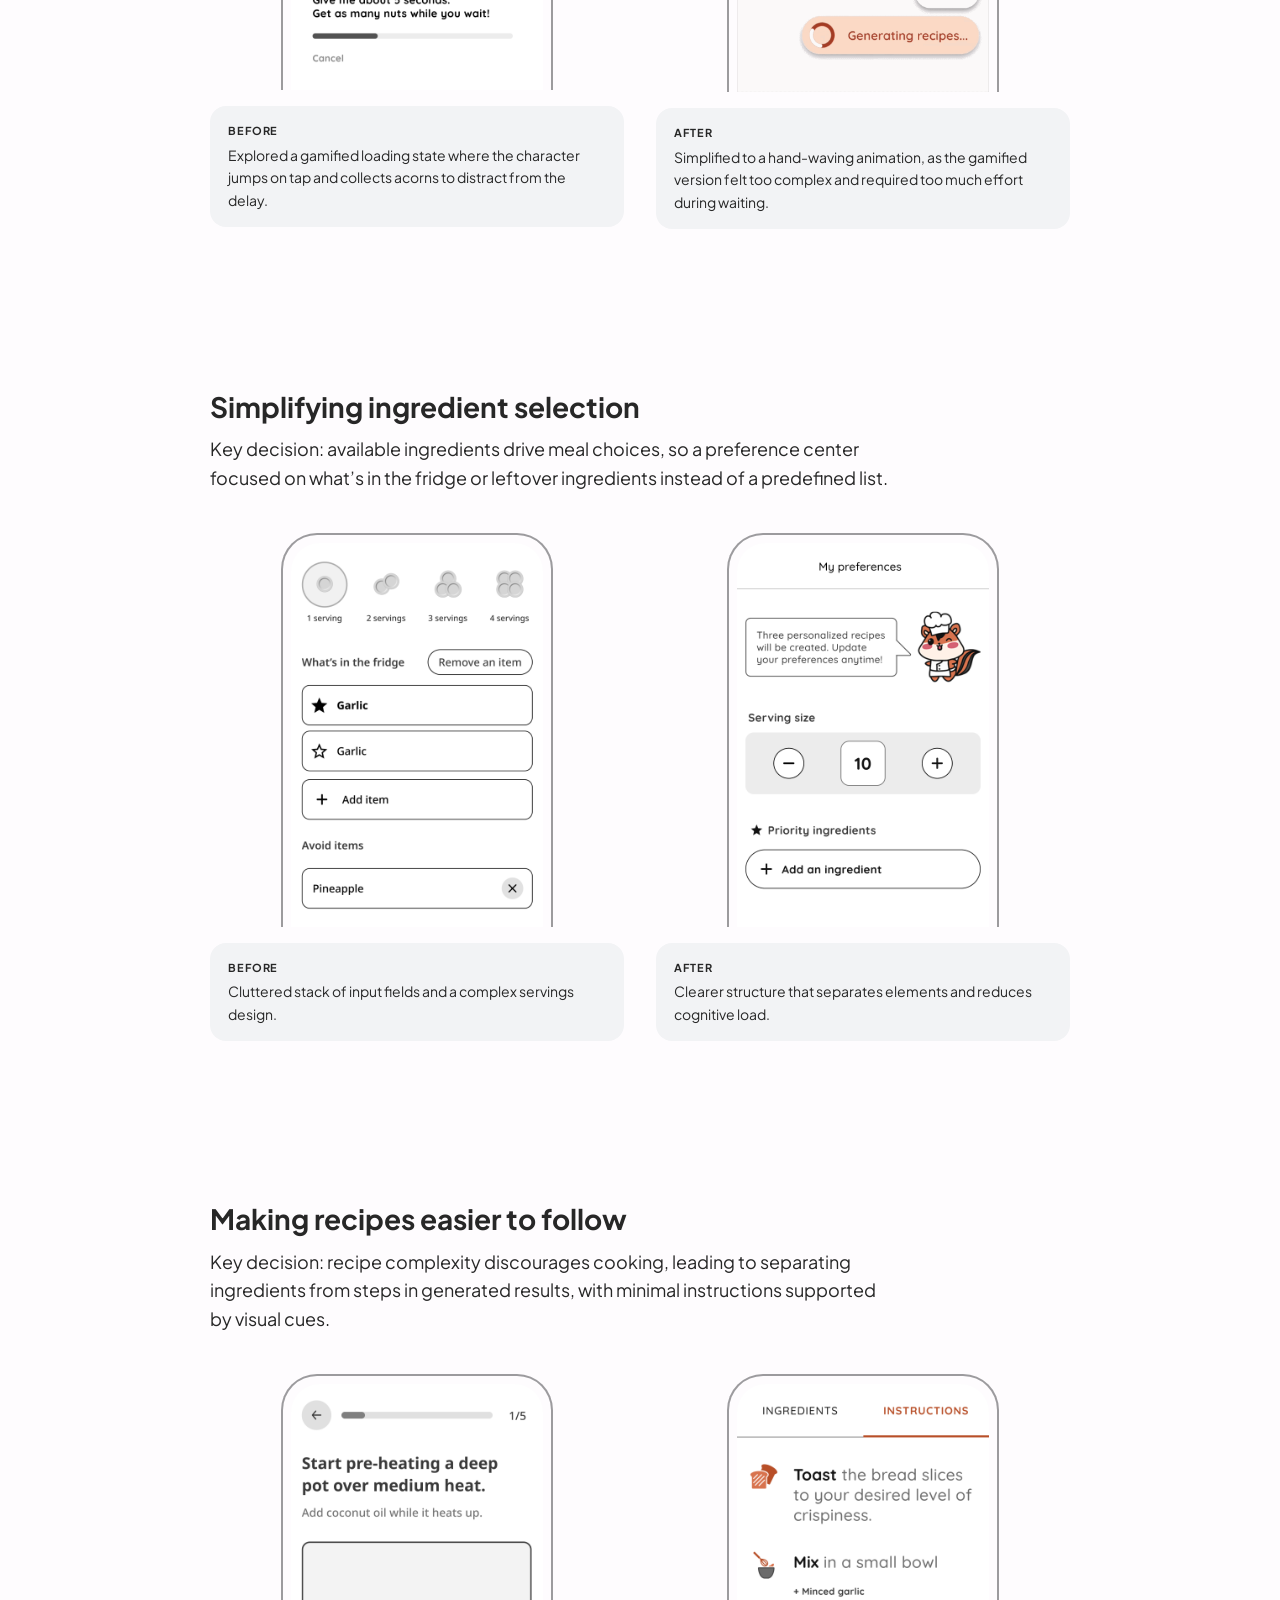
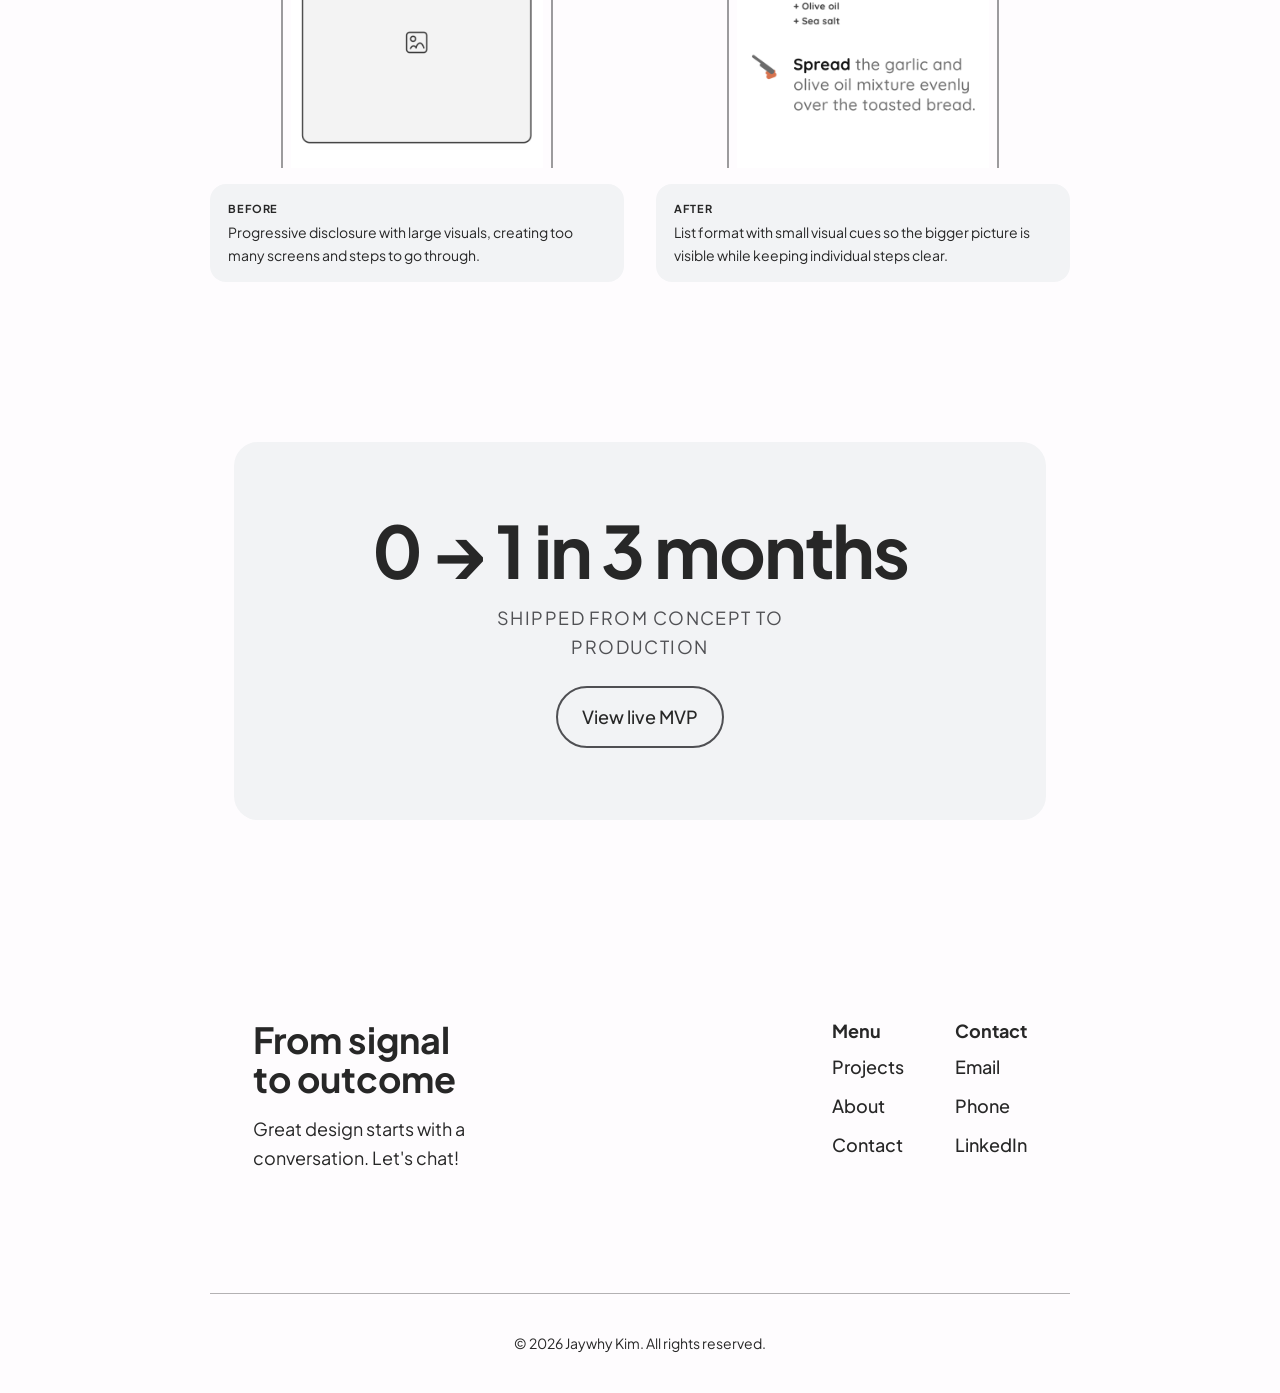
<file: chefyori.html>
<!DOCTYPE html>
<html lang="en">

<head>
  <meta charset="UTF-8" />
  <meta name="viewport" content="width=device-width, initial-scale=1.0" />

  <title>CIBC Case Study</title>

  <link rel="stylesheet" href="./styles.css" />
  <link rel="stylesheet" href="./case-study-cibc.css" />
  <link rel="stylesheet" href="./chefyori.css" />


</head>

<body>

<div class="container">

   <section class="hero">

      <div class="hero-content">
 <div class="hero-text">

         <h2>

Designing an AI-native <br>cooking companion </br>
            
</h2>

        </div>
      <div class="project-image">
  <div class="image-frame">

            <img src="assets/hero-yori.png" alt="CIBC project preview">
  </div>
          </div>
          

        </div>

      

    </section>

    <nav class="navbar">
      <div class="navbar-inner">

        <a href="index.html" class="logo">
          <img src="assets/logo.png" alt="Logo">
        </a>

        <div class="nav-links">
          <a href="index.html#projects">Projects</a>
          <a href="index.html#about">About</a>
          <a href="index.html#contact">Contact</a>
        </div>

        <a href="assets/Jaywhy-Resume-2026.pdf" class="button button-primary button-sm" target="_blank">
          View Resume
        </a>

      </div>
    </nav>
  <!-- =========================
       PROBLEM SECTION
  ========================== -->
  <!-- =========================
     PROBLEM SECTION (UPDATED)
========================== -->
<section class="projects-section">

  <div class="projects-grid">

    <div class="project-card project-card--split">

      <div class="project-content">

        <div class="project-top">

          <p class="project-metric">Problem</p>

          <h3 class="project-title">
Recipes make real life cooking hard
         </h3>

          <div class="problem-block">

  
    
    <p class="problem-text">
They often require ingredients that aren’t available, take longer than expected, or feel too complex to follow.
  </p>

  

</div>

        </div>
      </div>

<div class="project-tile project-tile--problem">

  <div class="survey-card">

  <div class="survey-title">
    Biggest cooking challenges
  </div>

  <div class="survey-row">
    <div class="survey-header">
      <div class="survey-label">Takes too long</div>
      <div class="survey-value">60%</div>
    </div>
    <div class="survey-bar">
      <div class="survey-fill survey-fill-60"></div>
    </div>
  </div>

  <div class="survey-row">
    <div class="survey-header">
      <div class="survey-label">Too complex</div>
      <div class="survey-value">37.1%</div>
    </div>
    <div class="survey-bar">
      <div class="survey-fill survey-fill-37"></div>
    </div>
  </div>

  <div class="survey-row">
    <div class="survey-header">
      <div class="survey-label">Ingredient availability</div>
      <div class="survey-value">34.3%</div>
    </div>
    <div class="survey-bar">
      <div class="survey-fill survey-fill-34"></div>
    </div>
  </div>

  <div class="survey-footnote">
    Based on 35 survey responses
  </div>

</div>

</div>
    </div>

  </div>

</section>
<section class="projects-section">
  <div class="projects-grid">

    <div class="project-card project-card--split project-card--solution">

      <!-- LEFT SIDE -->
      <div class="project-content">

        <div class="project-top">

          <p class="project-metric">Research</p>

          <h3 class="project-title">
Initial market signal
 </h3>
<div class="problem-block">

  <div class="problem-dot-line">
    
    <p class="problem-text">
Conducted a survey with mockup screens to gauge reaction to the concept, with 53% of people sharing email, showing warm interest.
 </div>

 

 

</div>
</div>
      </div>

      <!-- RIGHT SIDE: RESEARCH TILE -->
     <!-- RIGHT SIDE: RESEARCH TILE -->
<div class="project-tile project-tile--research">

  <div class="research-stack">

    <!-- CARD 2 -->
 <div class="research-card">
      <h4>Voice-of-customer feedback</h4>
      <div class="impact-point ">
        <span class="vc-quote">
I do see this app being useful when trying to use leftover ingredients in the fridge.      </div>
    </div>
    
   <div class="comparison-card">

  <div class="comparison-block">
    <div class="comparison-label">Insight #1</div>
    <div class="comparison-text">
Available ingredients drive meal choices.
  </div>

  <div class="comparison-spacer"></div>

  <div class="comparison-block">
    <div class="comparison-label">Insight #2</div>
    <div class="comparison-text">
Complex recipes discourage cooking.
    </div>
  </div>

</div>

    
   

  </div>
</div>

    </div>

  </div>
</section>

  <!-- =========================
       SOLUTION SECTION
  ========================== -->
  <section class="projects-section">
    <div class="projects-grid">

      <div class="project-card project-card--split project-card--full project-card--solution">

        <div class="project-content">

          <div class="project-top">

            <p class="project-metric">Solution</p>

            <h3 class="project-title">
AI-powered recipe system
       </h3>

            <p class="project-description">
Generates up to three recipe options from available ingredients to reduce choice overload. Key decision: limiting results to three makes decisions easier and helps manage token usage.
</p>



          </div>
 <div class="project-bottom">
    <div class="tradeoff">
      <div class="tradeoff-label">TRADE OFF</div>
      <div class="tradeoff-text">
More recipes require generating another set of three, reducing immediate variety.
      </div>
    </div>
  </div>
        </div>

        <div class="project-tile">
          


 <div class="project-image">
  <div class="image-frame image-frame--inverted">

            <img src="assets/recipe-list.png" alt="CIBC project preview">
  </div>
          </div>




        </div>

      </div>

    </div>
  </section>
  <section class="projects-section">
  <div class="projects-grid">

    <div class="project-card project-card--split project-card--comparison">

      <div class="project-header">

        <p class="project-metric">Iteration</p>

        <h3 class="project-title">
          Reducing perceived wait time
        </h3>

        <p class="project-description">
Key decision: the character companion is animated during AI generation to make waiting feel shorter while GPT generates a response.
        </p>

      </div>

      <div class="comparison-devices">

        <div class="comparison-device">

          <div class="image-frame">
            <img src="assets/delay-before.png" alt="">
          </div>

          <div class="comparison-card">

  <div class="comparison-block">
    <div class="comparison-label">Before</div>
    <div class="comparison-text">
Explored a gamified loading state where the character jumps on tap and collects acorns to distract from the delay.

  </div>
</div>
  </div>

        </div>

        <div class="comparison-device">

          <div class="image-frame">
            <img src="assets/delay-after.gif" alt="">
          </div>
<div class="comparison-card">
          <div class="comparison-block">
    <div class="comparison-label">After</div>
    <div class="comparison-text">
Simplified to a hand-waving animation, as the gamified version felt too complex and required too much effort during waiting.
  </div>
  </div>

        </div>

        </div>

      </div>

    </div>

  </div>
</section>

 <section class="projects-section">
  <div class="projects-grid">

    <div class="project-card project-card--split project-card--comparison">

      <div class="project-header">

        <h3 class="project-title">
Simplifying ingredient selection
        </h3>

        <p class="project-description">
Key decision: available ingredients drive meal choices, so a preference center focused on what’s in the fridge or leftover ingredients instead of a predefined list.
        </p>

      </div>

      <div class="comparison-devices">

        <div class="comparison-device">

          <div class="image-frame">
            <img src="assets/preferences-before.png" alt="">
          </div>

          <div class="comparison-card">

  <div class="comparison-block">
    <div class="comparison-label">Before</div>
    <div class="comparison-text">
Cluttered stack of input fields and a complex servings design.

  </div>
</div>
  </div>

        </div>

        <div class="comparison-device">

          <div class="image-frame">
            <img src="assets/preferences-after.png" alt="">
          </div>
<div class="comparison-card">
          <div class="comparison-block">
    <div class="comparison-label">After</div>
    <div class="comparison-text">
Clearer structure that separates elements and reduces cognitive load.
  </div>
  </div>

        </div>

        </div>

      </div>

    </div>

  </div>
</section>
  
<section class="projects-section">
  <div class="projects-grid">

    <div class="project-card project-card--split project-card--comparison">

      <div class="project-header">

        <h3 class="project-title">
Making recipes easier to follow
        </h3>

        <p class="project-description">
Key decision: recipe complexity discourages cooking, leading to separating ingredients from steps in generated results, with minimal instructions supported by visual cues.
        </p>

      </div>

      <div class="comparison-devices">

        <div class="comparison-device">

          <div class="image-frame">
            <img src="assets/instruction-before.png" alt="">
          </div>

          <div class="comparison-card">

  <div class="comparison-block">
    <div class="comparison-label">Before</div>
    <div class="comparison-text">
Progressive disclosure with large visuals, creating too many screens and steps to go through.

  </div>
</div>
  </div>

        </div>

        <div class="comparison-device">

          <div class="image-frame">
            <img src="assets/instruction-after.png" alt="">
          </div>
<div class="comparison-card">
          <div class="comparison-block">
    <div class="comparison-label">After</div>
    <div class="comparison-text">
List format with small visual cues so the bigger picture is visible while keeping individual steps clear.
  </div>
  </div>

        </div>

        </div>

      </div>

    </div>

  </div>
</section>



<section class="metric-section">

  <div class="outcome-card">

    <!-- TEXT GROUP -->
    <div class="outcome-content">
      <div class="outcome-metric">
        0 → 1 in 3 months
      </div>

      <div class="outcome-description">
        Shipped from concept to production
      </div>
    </div>

    <!-- CTA GROUP -->
    <div class="outcome-cta">
      <a href="https://www.chefyori.com"
         target="_blank"
         class="button button-secondary button-lg">
        View live MVP
      </a>
    </div>

  </div>

</section>



<section id="contact" class="contact-section">

      <div class="contact-content">

        <div class="contact-col contact-intro">
          <h2>From signal to outcome</h2>
          <p> Great design starts with a conversation. Let's chat!</p>
        </div>

        <div class="contact-group">

          <div class="contact-col">
            <h3 class="contact-title">Menu</h3>
            <div class="contact-links">
              <a href="#projects">Projects</a>
              <a href="#about">About</a>
              <a href="#contact">Contact</a>
            </div>
          </div>

          <div class="contact-col">
            <h3 class="contact-title">Contact</h3>
            <div class="contact-links">
              <a href="mailto:jaywhyk@gmail.com">Email</a>
              <a href="tel:+16477075891">Phone</a>
              <a href="https://linkedin.com">LinkedIn</a>
            </div>
          </div>

        </div>

      </div>

    </section>

  <!-- =========================
       FOOTER
  ========================== -->
  <footer class="footer">
    <p class="small">© 2026 Jaywhy Kim. All rights reserved.</p>
  </footer>

</div>

</body>
</html>
</file>
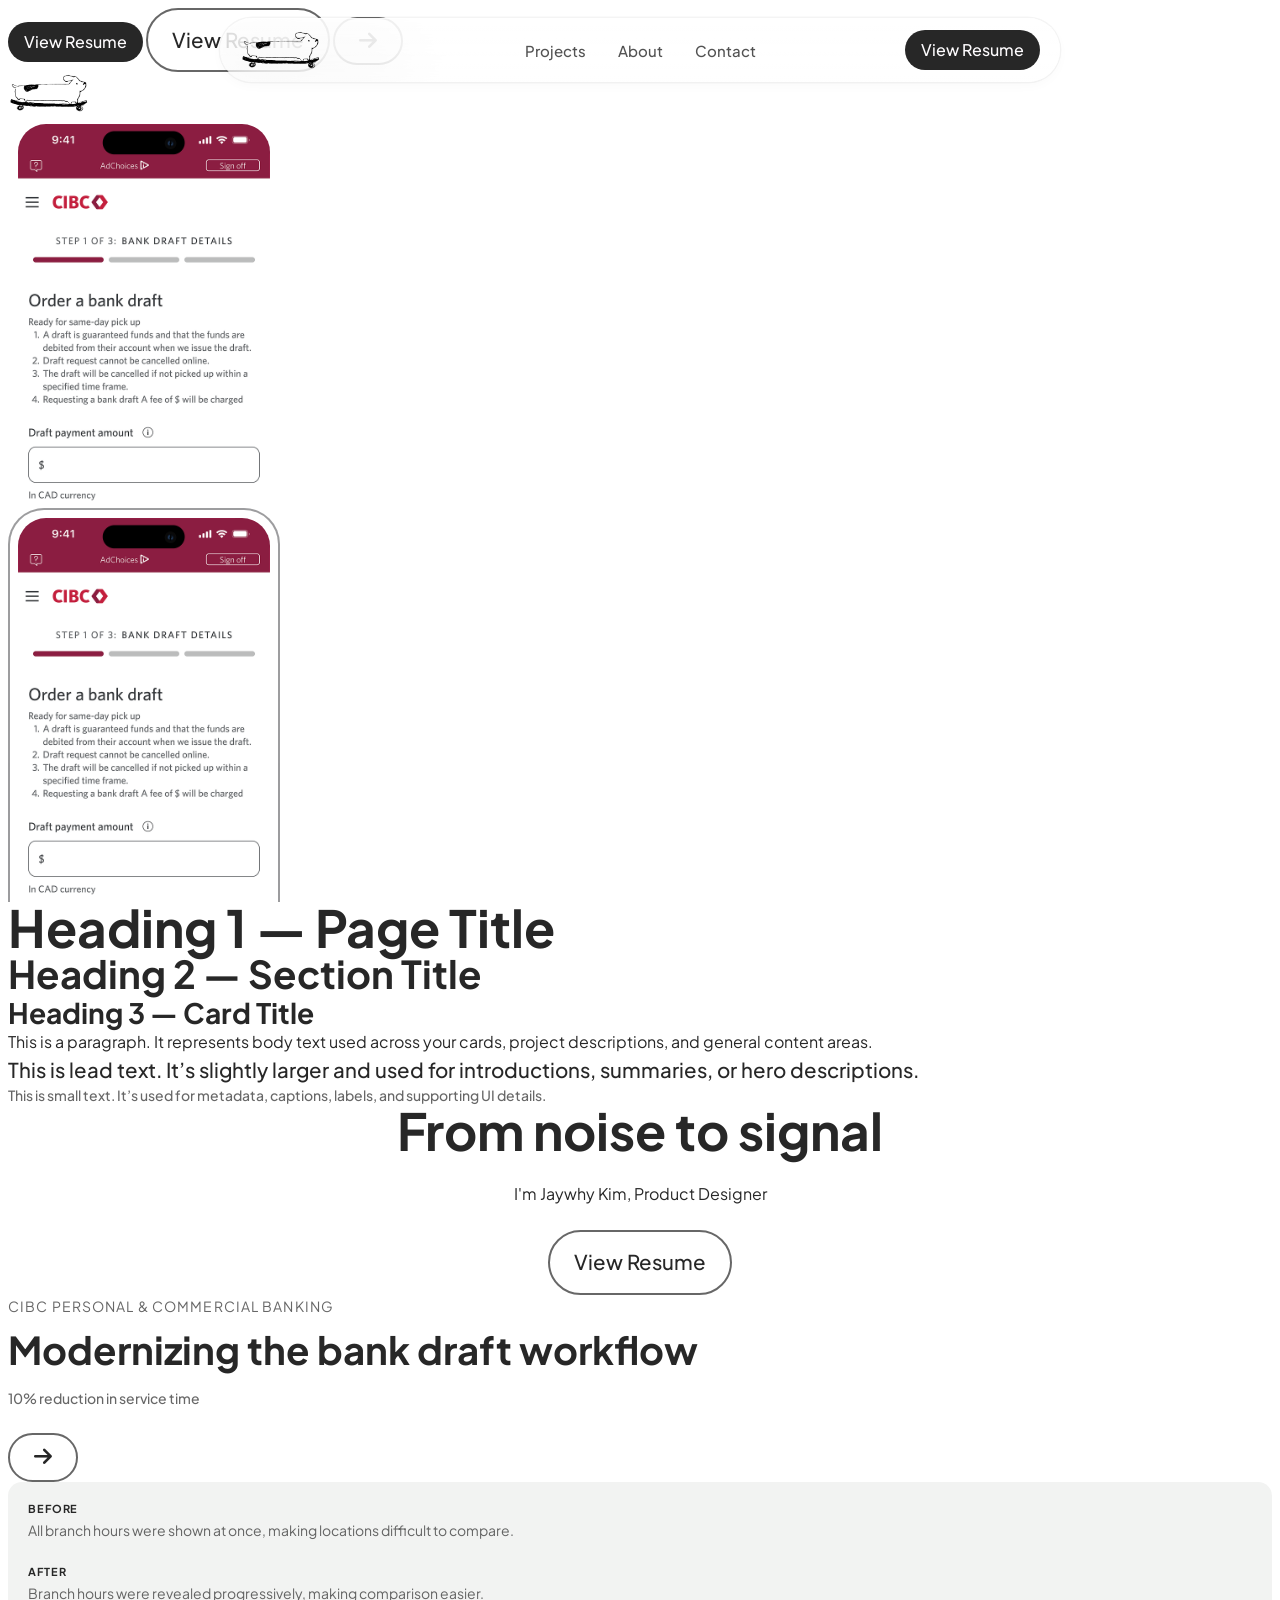
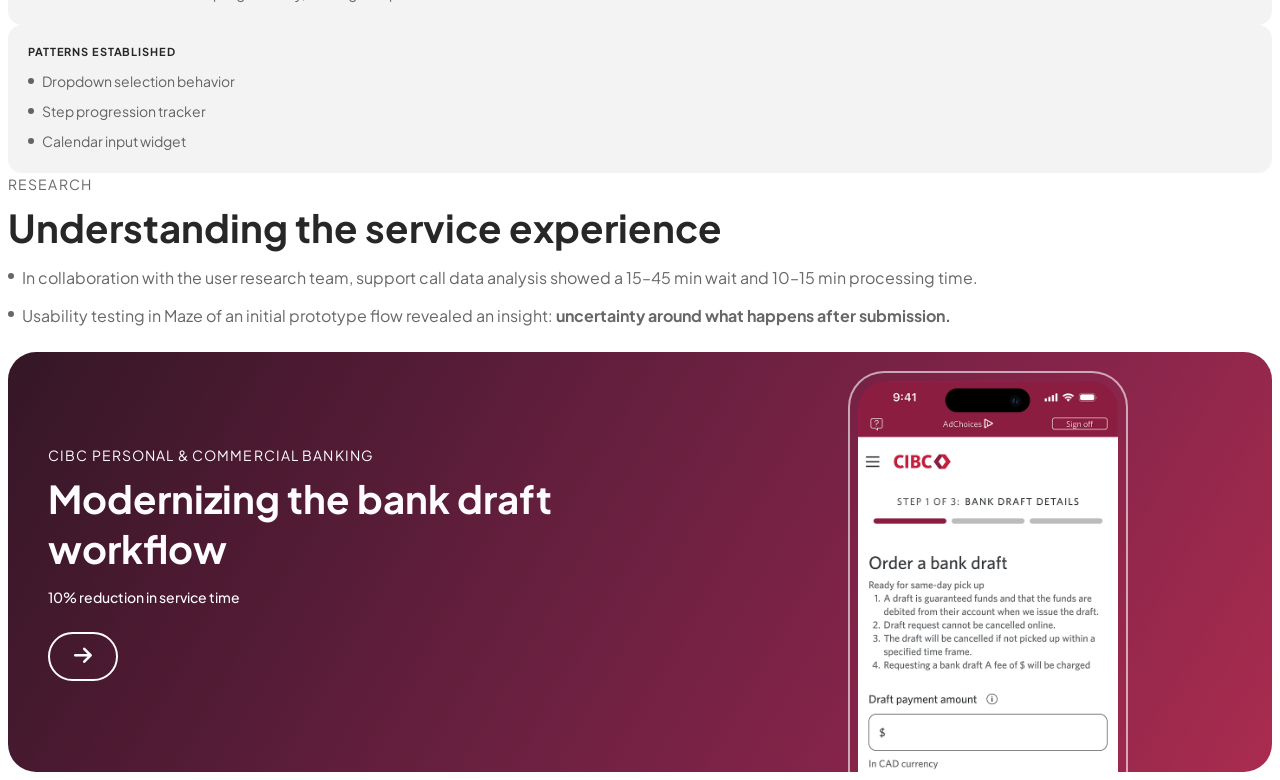
<file: new.html>
<!DOCTYPE html>
<html lang="en">
<head>
    <meta charset="UTF-8">
    <meta name="viewport" content="width=device-width, initial-scale=1.0">
    <title>Document Title</title>
    <link rel="stylesheet" href="components/buttons.css">
    <link rel="stylesheet" href="components/tokens.css">
    <link rel="stylesheet" href="components/navbar.css">
    <link rel="stylesheet" href="components/device-frame.css">
    <link rel="stylesheet" href="components/body.css">
    <link rel="stylesheet" href="components/cards.css">
    <link rel="stylesheet" href="components/typography.css">
    <link rel="stylesheet" href="components/sections.css">
    <link rel="preconnect" href="https://fonts.googleapis.com">
    <link rel="preconnect" href="https://fonts.gstatic.com" crossorigin>
    <link href="https://fonts.googleapis.com/css2?family=Plus+Jakarta+Sans:wght@300;400;500;600;700;800&display=swap" rel="stylesheet">
    <link rel="stylesheet"
    href="https://cdnjs.cloudflare.com/ajax/libs/font-awesome/6.5.0/css/all.min.css">

</head>
<body>

<a href="assets/Jaywhy-Resume-2026.pdf" class="button button--primary button--sm">
            View Resume</a>

<a href="assets/Jaywhy-Resume-2026.pdf" class="button button--secondary button--lg">
            View Resume</a>

 <a href="#" class="button button--icon">
 <i class="fa-solid fa-arrow-right"></i>
 </a>

<a href="index.html" class="navbar-logo">
  <img src="assets/logo.png" alt="Logo">
</a>


<header class="navbar">
  <div class="navbar-inner">

    <a href="index.html" class="navbar-logo">
      <img src="assets/logo.png" alt="Logo">
    </a>

    <nav class="navbar-links">
      <a href="#projects">Projects</a>
      <a href="#about">About</a>
      <a href="#contact">Contact</a>
    </nav>

    <a href="assets/Jaywhy-Resume-2026.pdf" class="button button--primary button--sm navbar-cta">
      View Resume
    </a>

  </div>
</header>

<div class="device-frame">
  <img src="assets/hero-cibc.png" alt="">
</div>

<div class="device-frame device-frame--inverse">
  <img src="assets/hero-cibc.png" alt="">
</div>


<section class="typography-demo">

  <h1>Heading 1 — Page Title</h1>

  <h2>Heading 2 — Section Title</h2>

  <h3>Heading 3 — Card Title</h3>

  <p>
    This is a paragraph. It represents body text used across your cards, project descriptions, and general content areas.
  </p>

  <p class="lead">
    This is lead text. It’s slightly larger and used for introductions, summaries, or hero descriptions.
  </p>

  <p class="small">
    This is small text. It’s used for metadata, captions, labels, and supporting UI details.
  </p>

</section>



<div class="text-stack text-stack-hero">

  <h1>From noise to signal</h1>

  <p class="hero-description">
    I'm Jaywhy Kim, Product Designer
  </p>

  <a href="assets/Jaywhy-Resume-2026.pdf"
     class="button button--secondary button--lg">
    View Resume
  </a>

</div>


<div class="text-stack text-stack-trio">

  <!-- GROUP A: label + title -->
  <div class="text-group text-group--primary">
    <p class="project-label">
      CIBC Personal & Commercial Banking
    </p>

    <h2 class="project-title">
      Modernizing the bank draft workflow
    </h2>
  </div>

  <!-- GROUP B: metric -->
  <div class="text-group text-group--secondary">
    <p class="project-metric">
      10% reduction in service time
    </p>
  </div>

  <!-- ACTION -->
  <span class="button--icon">
    <i class="fa-solid fa-arrow-right"></i>
  </span>

</div>

<div class="tile comparison-card">

  <div class="comparison-block">
    <div class="comparison-label">BEFORE</div>
    <div class="comparison-text">
      All branch hours were shown at once, making locations difficult to compare.
    </div>
  </div>


  <div class="comparison-block">
    <div class="comparison-label">AFTER</div>
    <div class="comparison-text">
      Branch hours were revealed progressively, making comparison easier.
    </div>
  </div>

</div>

<div class="tile impact-stack">

  <div class="impact-label">
    Patterns established
  </div>

  <div class="impact-list">

    <div class="impact-point">
      <span class="impact-dot"></span>
      <span class="impact-text">
        Dropdown selection behavior
      </span>
    </div>

    <div class="impact-point">
      <span class="impact-dot"></span>
      <span class="impact-text">
        Step progression tracker
      </span>
    </div>

    <div class="impact-point">
      <span class="impact-dot"></span>
      <span class="impact-text">
        Calendar input widget
      </span>
    </div>

  </div>

</div>

<div class="text-stack text-stack-trio">

  <!-- GROUP A: label + title -->
  <div class="text-group text-group--primary">
    <p class="project-label">
      Research
    </p>

    <h3 class="project-title">
Understanding the service experience
    </h3>
    
  </div>

  <div class="text-group text-group--secondary">

<div class="impact-point">
      <span class="impact-dot"></span>
      <span class="project-paragraph">
          In collaboration with the user research team, support call data analysis showed a 15–45 min wait and 10–15 min processing time.
      </span>
    </div>

    <div class="impact-point">
      <span class="impact-dot"></span>
      <span class="project-paragraph">
          Usability testing in Maze of an initial prototype flow revealed an insight: 
<span class="impact-highlight">uncertainty around what happens after submission.</span>
        </span>
    </div>

  </div>

</div>


<div class="project-card project-card--default project-card--1">

  <!-- LEFT: TEXT CONTENT -->
  <div class="project-content">

    <div class="text-stack text-stack-trio">

      <!-- GROUP A -->
      <div class="text-group text-group--primary">
        <p class="project-label">
          CIBC Personal & Commercial Banking
        </p>

        <h2 class="project-title">
          Modernizing the bank draft workflow
        </h2>
      </div>

      <!-- GROUP B -->
      <div class="text-group text-group--secondary">
        <p class="project-metric">
          10% reduction in service time
        </p>
      </div>

    </div>

    <!-- ACTION -->
    <a href="#" class="button button--icon">
      <i class="fa-solid fa-arrow-right"></i>
    </a>

  </div>

  <!-- RIGHT: MEDIA -->
  <div class="project-media">
    <div class="device-frame device-frame">
      <img src="assets/hero-cibc.png" alt="">
    </div>
  </div>

</div>
</body>
</html>
</file>
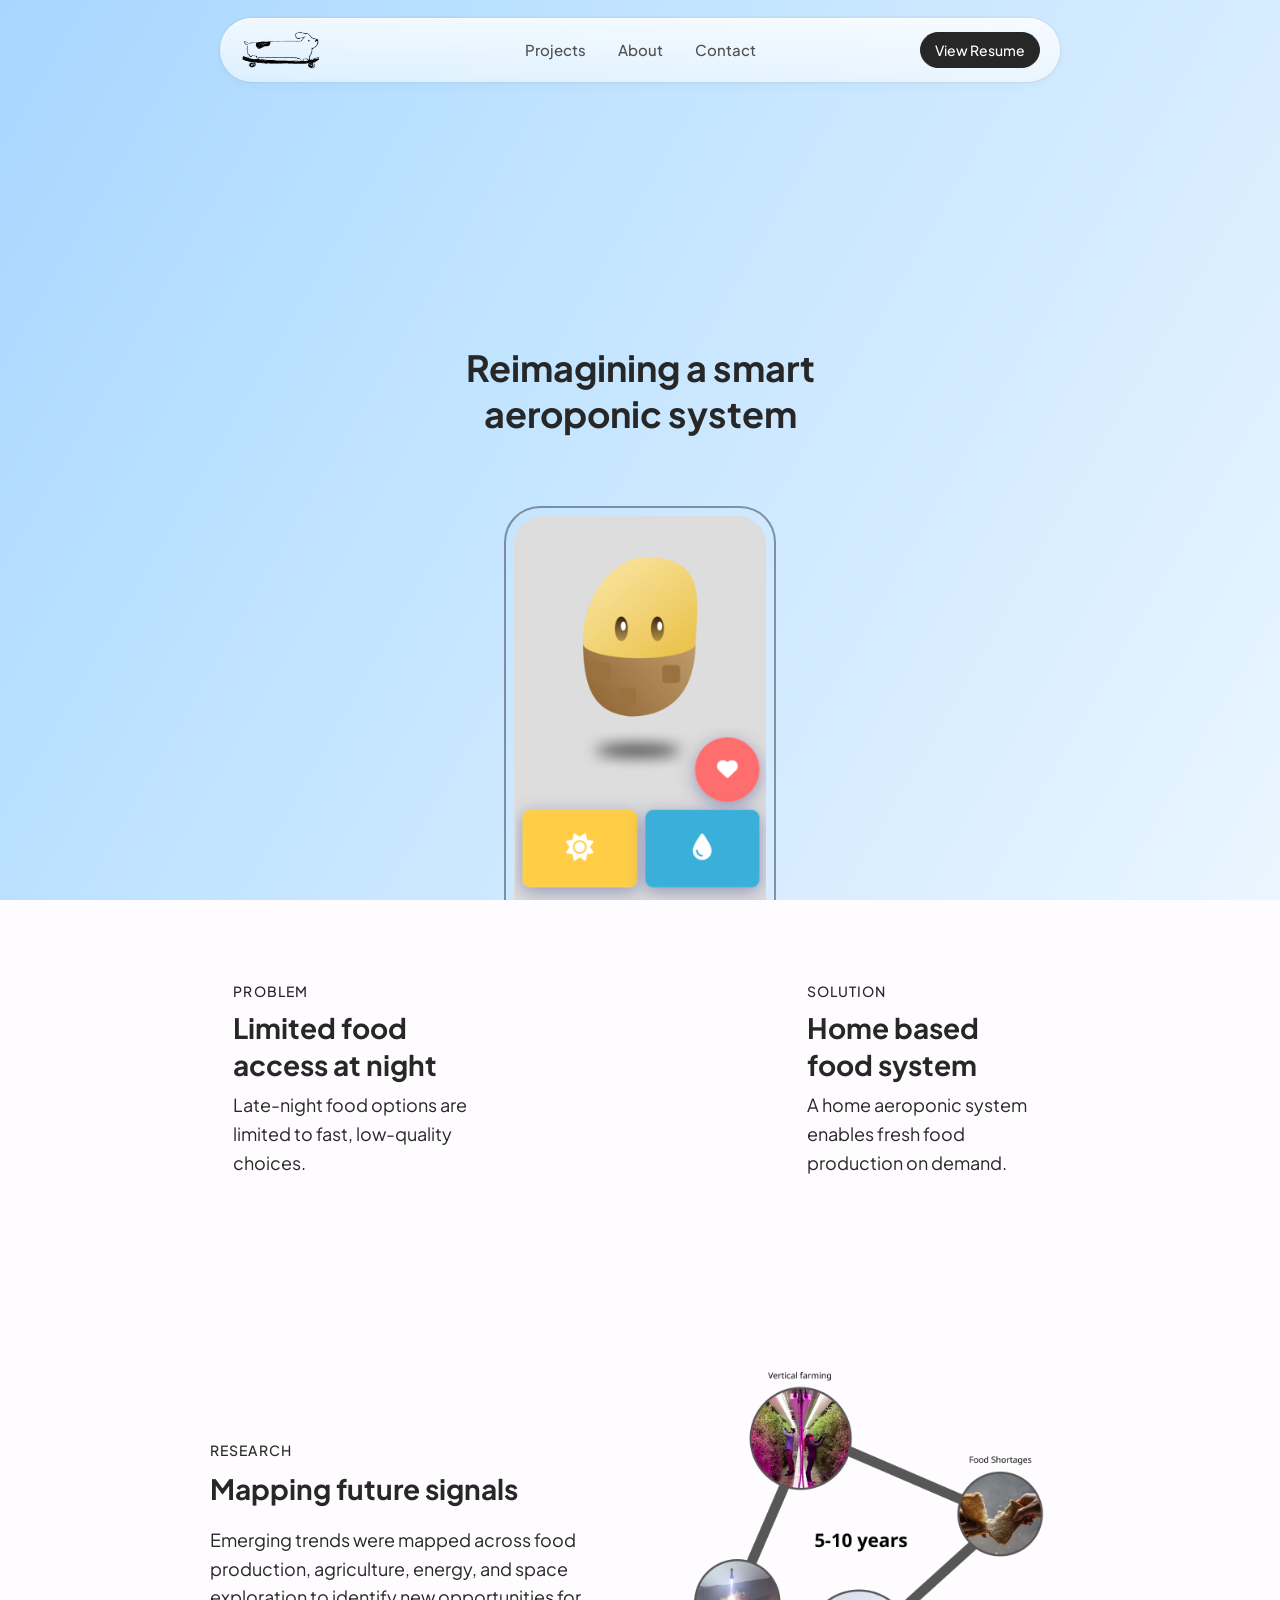
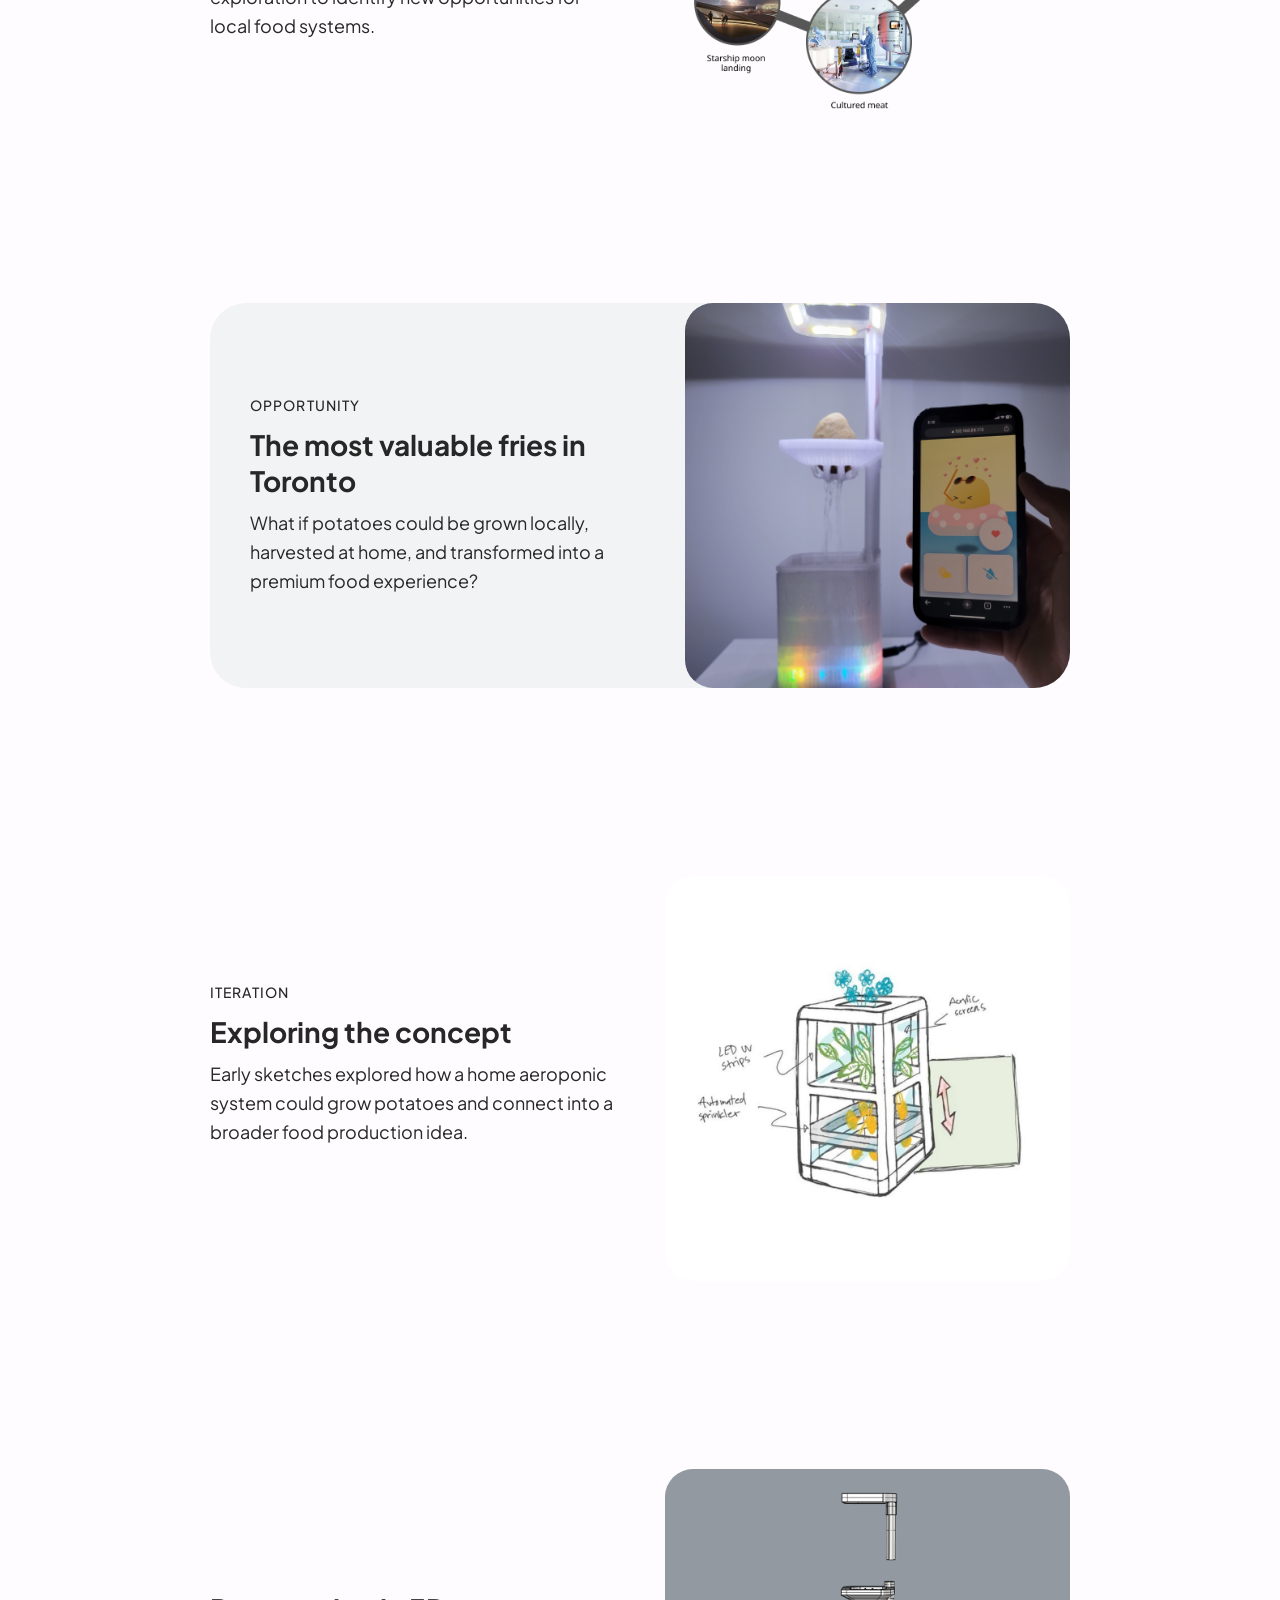
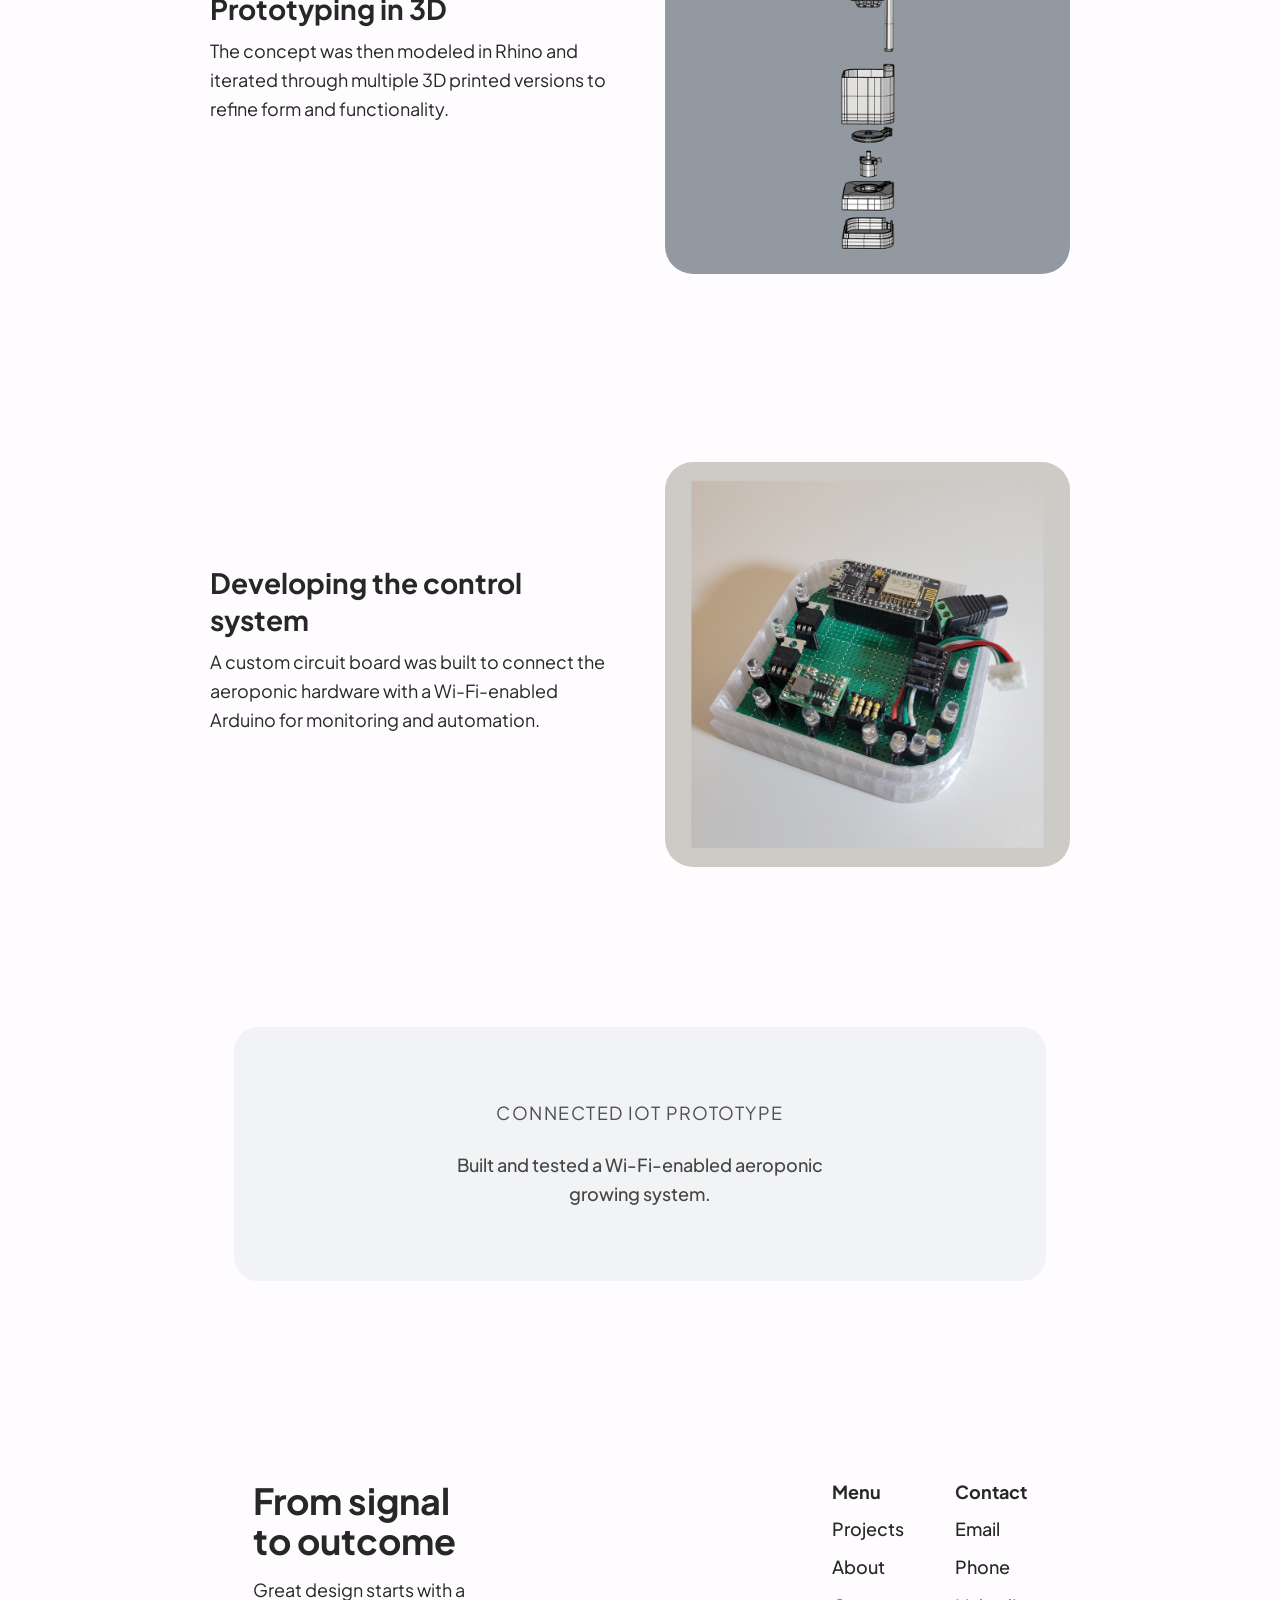
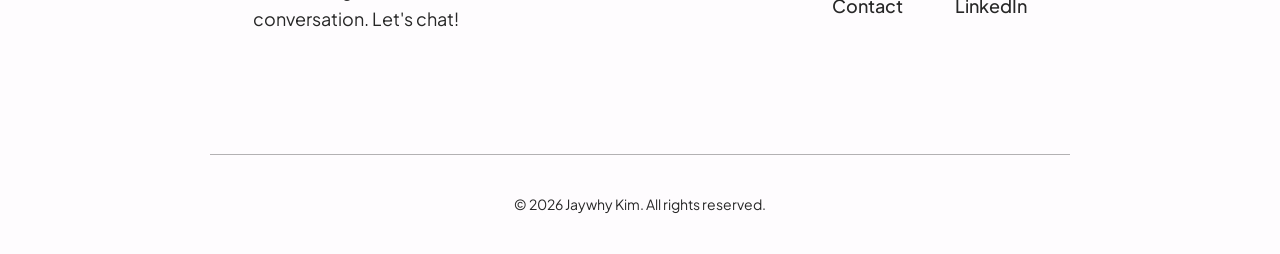
<file: potato.html>
<!DOCTYPE html>
<html lang="en">

<head>
  <meta charset="UTF-8" />
  <meta name="viewport" content="width=device-width, initial-scale=1.0" />

  <title>CIBC Case Study</title>

  <link rel="stylesheet" href="./styles.css" />
  <link rel="stylesheet" href="./potato.css" />

</head>

<body>

<div class="container">

   <section class="hero">

      <div class="hero-content">
 <div class="hero-text">

         <h2>
Reimagining a smart<br> aeroponic system </b>
</h2>

        </div>
      <div class="project-image">
  <div class="image-frame">

            <img src="assets/hero-potato.png" alt="CIBC project preview">
  </div>
          </div>
          

        </div>

      

    </section>

    <nav class="navbar">
      <div class="navbar-inner">

        <a href="index.html" class="logo">
          <img src="assets/logo.png" alt="Logo">
        </a>

        <div class="nav-links">
          <a href="index.html#projects">Projects</a>
          <a href="index.html#about">About</a>
          <a href="index.html#contact">Contact</a>
        </div>

        <a href="assets/Jaywhy-Resume-2026.pdf" class="button button-primary button-sm" target="_blank">
          View Resume
        </a>

      </div>
    </nav>
  <!-- =========================
       PROBLEM SECTION
  ========================== -->
  <!-- =========================
     PROBLEM SECTION (UPDATED)
========================== -->
<section class="projects-section">
  <div class="projects-grid">

    <div class="project-card project-card--tri">

      <!-- LEFT -->
      <div class="project-col">
        <p class="project-metric">Problem</p>

        <h3 class="project-title">Limited food access at night

        </h3>

        <p class="project-text">
Late-night food options are limited to fast, low-quality choices.
        </p>
      </div>

      <!-- MIDDLE -->
      <div class="project-tile project-tile--problem">
        <video class="prototype-video" autoplay muted loop playsinline>
          <source src="assets/potato.mp4" type="video/mp4" />
        </video>
      </div>

      <!-- RIGHT -->
      <div class="project-col">
        <p class="project-metric">Solution</p>

        <h3 class="project-title">Home based food system
            

        </h3>

        <p class="project-text">
A home aeroponic system enables fresh food production on demand.
        </p>
      </div>

    </div>

  </div>
</section>


<section class="projects-section">
  <div class="projects-grid">

    <div class="project-card project-card--split project-card--solution">

      <!-- LEFT SIDE -->
      <div class="project-content">

        <div class="project-top">

          <p class="project-metric">Research</p>

          <h3 class="project-title">
Mapping future signals
 </h3>
<div class="problem-block">

  <div class="problem-dot-line">
    
    <p class="problem-text">
Emerging trends were mapped across food production, agriculture, energy, and space exploration to identify new opportunities for local food systems.
 </div>

 

 

</div>
</div>
      </div>

      <!-- RIGHT SIDE: RESEARCH TILE -->
     <!-- RIGHT SIDE: RESEARCH TILE -->
<div class="project-tile project-tile--research">

   <div class="project-tile project-tile--research-image">

        <img src="assets/trends.png" alt="Research visual">

      </div>
</div>

    </div>

  </div>
</section>

  <!-- =========================
       SOLUTION SECTION
  ========================== -->
  <section class="projects-section">
    <div class="projects-grid">

      <div class="project-card project-card--split project-card--full project-card--solution">

        <div class="project-content">

          <div class="project-top">

            <p class="project-metric">Opportunity</p>

            <h3 class="project-title">
The most valuable fries in Toronto
      </h3>

            <p class="project-description">
What if potatoes could be grown locally, harvested at home, and transformed into a premium food experience?
</p>



          </div>
 
        </div>

        <div class="project-tile">
          

<div class="project-tile project-tile--research">

   <div class="project-tile project-tile--research-image">

        <img src="assets/potato-on.png" alt="Research visual">

      </div>
</div>




        </div>

      </div>

    </div>
  </section>
  <section class="projects-section">
    <div class="projects-grid">

      <div class="project-card project-card--split">

        <div class="project-content">

          <div class="project-top">
 <p class="project-metric">Iteration</p>
           

            <h3 class="project-title">
Exploring the concept
            </h3>

            <p class="project-description">
Early sketches explored how a home aeroponic system could grow potatoes and connect into a broader food production idea.
</div>

        </div>




        <div class="project-tile">
          


 <div class="project-image--default">
   <div class="project-tile project-tile--research-image">

        <img src="assets/potato-machine.png" alt="Research visual">

      </div>
          </div>




        </div>

      </div>

    </div>
  </section>

<section class="projects-section">
  <div class="projects-grid">

    <div class="project-card project-card--split project-card--design-system">

      <!-- LEFT CONTENT -->
      <div class="project-content">

        <div class="project-top">

          <h3 class="project-title">
Prototyping in 3D
          </h3>

          <p class="project-description">
The concept was then modeled in Rhino and iterated through multiple 3D printed versions to refine form and functionality.
          </p>

        </div>

        

      </div>

      <!-- RIGHT VISUAL -->
      <div class="project-tile ">

        <div class="project-image--default">
   <div class="project-tile project-tile--research-image">

        <img src="assets/exploded.png" alt="Research visual">

      </div>
          </div>

      </div>

    </div>

  </div>
</section>



<section class="projects-section">
  <div class="projects-grid">

    <div class="project-card project-card--split project-card--design-system">

      <!-- LEFT CONTENT -->
      <div class="project-content">

        <div class="project-top">

          <h3 class="project-title">
Developing the control system
          </h3>

          <p class="project-description">
A custom circuit board was built to connect the aeroponic hardware with a Wi-Fi-enabled Arduino for monitoring and automation.
          </p>

        </div>

        

      </div>

      <!-- RIGHT VISUAL -->
      <div class="project-tile ">

        <div class="project-image--default">
   <div class="project-tile project-tile--research-image">

        <img src="assets/electronics.png" alt="Research visual">

      </div>
          </div>

      </div>

    </div>

  </div>
</section>

  




   
<section class="metric-section">

  <div class="outcome-card">

   

<div class="outcome-description">
Connected IoT prototype
</div>

    <div class="outcome-subtitle">
Built and tested a Wi-Fi-enabled aeroponic growing system.
  </div>

</section>




<section id="contact" class="contact-section">

      <div class="contact-content">

        <div class="contact-col contact-intro">
          <h2>From signal to outcome</h2>
          <p> Great design starts with a conversation. Let's chat!</p>
        </div>

        <div class="contact-group">

          <div class="contact-col">
            <h3 class="contact-title">Menu</h3>
            <div class="contact-links">
              <a href="#projects">Projects</a>
              <a href="#about">About</a>
              <a href="#contact">Contact</a>
            </div>
          </div>

          <div class="contact-col">
            <h3 class="contact-title">Contact</h3>
            <div class="contact-links">
              <a href="mailto:jaywhyk@gmail.com">Email</a>
              <a href="tel:+16477075891">Phone</a>
              <a href="https://linkedin.com">LinkedIn</a>
            </div>
          </div>

        </div>

      </div>

    </section>

  <!-- =========================
       FOOTER
  ========================== -->
  <footer class="footer">
    <p class="small">© 2026 Jaywhy Kim. All rights reserved.</p>
  </footer>

</div>

</body>
</html>
</file>
<file: styles.css>
@import url('https://fonts.googleapis.com/css2?family=Plus+Jakarta+Sans:wght@300;400;500;600;700;800&display=swap');

/* =========================
   BASE RESET
========================= */

* {
  margin: 0;
  padding: 0;
  box-sizing: border-box;
}

html, body {
  height: 100%;
}

body {
  margin: 0;
  padding: 0;

}

/* =========================
   DESIGN TOKENS
========================= */

:root {
  --bg: #FEFCFE;

  --text-h1: 60px;
  --text-h2: 36px;
  --text-h3: 28px;
  --text-p: 18px;
  --text-small: 14px;
  --text-lead: 22px;

  --lh-tight: 1.1;
  --lh-normal: 1.6;

  --weight-regular: 400;
  --weight-medium: 500;
  --weight-bold: 700;

  --radius-md: 20px;
  --radius-lg: 28px;
  --radius-xl: 36px;

  --border-glass: rgba(0, 0, 0, 0.06);
  --border-light: rgba(39, 39, 39, 0.12);
  --border-medium: rgba(39, 39, 39, 0.22);
  --border-strong: rgba(39, 39, 39, 0.35);
  --border-white: rgb(247, 247, 251);
  --border-white-soft: rgba(255, 255, 255, 0.6);
  --border-grey: rgba(39, 39, 39, 0.24);

  --bg-card: rgb(247, 247, 251);
  --bg-about: #e8e8e8;

  --black: rgb(39, 39, 39);
  --black-soft: rgb(26, 26, 34);
  --black-muted: rgba(11, 11, 15, 0.7);
  --black-faint: rgba(11, 11, 15, 0.4);
  --grey: rgb(242, 243, 245);
  --burgundy: #6b1e2e;

  --text-grey: rgba(39, 39, 39, 0.7);

  --navbar-h: 82px; /* 64px bar + 18px sticky top offset */
}

/* =========================
   BASE
========================= */

body {
  font-family: "Plus Jakarta Sans", sans-serif;
  line-height: var(--lh-normal);
  background: var(--bg);
  color: var(--black);
  -webkit-font-smoothing: antialiased;
  text-rendering: optimizeLegibility;
}

/* KEY FIX: container is now a flex column so hero can fill remaining height */
.container {
  max-width: 900px;
  margin: 0 auto;
  padding: 0 20px;
  min-height: 100dvh;
  display: flex;
  flex-direction: column;
  position: relative
}

/* =========================
   TYPOGRAPHY
========================= */

h1 {
  font-size: var(--text-h1);
  line-height: 1;
  font-weight: var(--weight-bold);
  color: var(--black);
}

h2 {
  font-size: var(--text-h2);
  line-height: var(--lh-tight);
  font-weight: var(--weight-bold);
}

h3 {
  font-size: var(--text-h3);
  line-height: 1.2;
  font-weight: var(--weight-bold);
}

p {
  font-size: var(--text-p);
  line-height: var(--lh-normal);
}

.small {
  font-size: var(--text-small);
  line-height: 1.4;
  font-weight: var(--weight-regular);
}

.lead {
  font-size: var(--text-lead);
  line-height: 1.5;
  font-weight: var(--weight-regular);
}

/* =========================
   GLOBAL LINK RESET
========================= */

a {
  color: inherit;
  text-decoration: none;
}

a:visited { color: inherit; }
a:hover   { color: inherit; }
a:active  { color: inherit; }

/* =========================
   NAVBAR
========================= */


.layout {
  max-width: 900px;
  margin: 0 auto;
  padding: 0 20px;
  width: 100%;
}

.navbar {
  position: fixed;
  top: 18px;
  left: 50%;
  transform: translateX(-50%);
  width: min(840px, 100% - 40px);
  z-index: 1000;
}

.navbar-inner {
  display: flex;
  align-items: center;
  justify-content: space-between;
  height: 64px;
  padding: 0 20px;

  background: linear-gradient(
    180deg,
    rgba(255,255,255,0.82),
    rgba(255,255,255,0.55)
  );
  backdrop-filter: blur(32px);
  border-radius: 999px;
  box-shadow:
    0 4px 12px rgba(0,0,0,0.025),
    0 0 0 1.5px rgba(0,0,0,0.045),
    inset 0 1px 0 rgba(255,255,255,0.55);
}


.logo {
  display: flex;
  align-items: center;
}

.logo img {
  height: 42px;
  display: block;
}

.nav-links {
  position: absolute;
  left: 50%;
  transform: translateX(-50%);

  display: flex;
  gap: 32px;
  align-items: center;
}

.nav-links a {
  text-decoration: none;
  color: var(--black);
  font-size: 15px;
  opacity: 0.8;
  font-weight: var(--weight-medium);
}

.navbar .button {
  margin-left: auto;
  display: flex;
  align-items: center;
}

a.button-primary:visited {
  color: var(--bg-card);
}

/* =========================
   BUTTON SYSTEM
========================= */

.button {
  display: inline-flex;
  align-items: center;
  justify-content: center;
  border-radius: 999px;
  text-decoration: none;
  font-weight: var(--weight-medium);
  line-height: 1;
  cursor: pointer;
  white-space: nowrap;
}

.button-sm  { padding: 10px 14px; font-size: var(--text-small); }
.button-md  { padding: 12px 18px; font-size: var(--text-small); }
.button-lg  { padding: 20px 24px; font-size: var(--text-p); }

.button-primary {
  background: var(--black);
  color: #fff;
  border: 1px solid var(--black);
  font-weight: var(--weight-medium);
}

.button-secondary {
  background: transparent;
  border: 2px solid var(--black-muted);
  font-weight: var(--weight-medium);
}

.button-outline {
  width: 60px;
  height: 42px;
  border-radius: 999px;
  background: transparent;
}

.button-primary,
.button-primary:hover,
.button-primary:focus,
.button-primary:active {
  background: var(--black);
  color: #fff;
  transform: none;
  opacity: 1;
  box-shadow: none;
}

/* =========================
   HERO
========================= */

.hero {
  flex: 1;
min-height: 100dvh;
   margin-top: -64px;

  display: flex;
  align-items: center;
  justify-content: center;

  padding: 0;
  margin: 0;
}

.hero-content {
  width: 100%;
  max-width: 1100px;

  display: flex;
  flex-direction: column;
  align-items: center;
  justify-content: center;

  text-align: center;
  gap: 40px;
}

.hero-text {
  display: flex;
  flex-direction: column;
  align-items: center;
  justify-content: center;
  gap: 24px;
  width: 100%;
  max-width: 800px;
 
}

.hero-text h1 {
  letter-spacing: -0.03em;
}

.hero-image {
  display: flex;
  justify-content: center;
  align-items: center;
  width: 100%;
}

.hero-image img {
  width: 480px;
  max-width: 90%;
  display: block;
}

/* =========================
   SECTIONS
========================= */

.projects-section {
  padding: 40px 0 0;
  padding-left: 0;
  padding-right: 0;
}

.about-section {
  padding-top: 56px;
  padding-bottom: 0px;
  padding-left: 0;
  padding-right: 0;
}

.contact-section {
  padding: 120px 20px 120px;
  padding-left: 0;
  padding-right: 0;
}

/* =========================
   PROJECT GRID
========================= */

.projects-grid {
  display: grid;
  grid-template-columns: 1fr;
  gap: 56px;
  margin-top: 40px;
}

/* =========================
   PROJECT CARD
========================= */

.project-card {
  display: flex;
  flex-direction: row;
  height: 420px;
  border-radius: var(--radius-lg);
  overflow: hidden;
  position: relative;
  isolation: isolate;
}

.project-metric-inline {
  font-size: var(--text-small);
  font-weight: var(--weight-medium);
  color: var(--bg-card);
  letter-spacing: 0.01em;
}

.project-card--1 {
  background: linear-gradient(
    120deg,
    #341726 0%,
    #4d1a32 22%,
    #68203f 45%,
    #86244a 72%,
    #a92c4f 100%
  );
}

.project-card--2 {
  background: linear-gradient(
    120deg,
    #7a3a1f 0%,
    #b24d2f 30%,
    #d8734e 55%,
    #e07a52 78%,
    #c95f3f 100%
  );
}

.project-card--3 {
  background: linear-gradient(
    120deg,
    #a8d6ff 0%,
    #bfe3ff 35%,
    #d6ecff 70%,
    #eaf6ff 100%
  );
  color: var(--black);
}

/* IMAGE */

.project-image {
  width: 50%;
  padding-top: 28px;
  order: 2;
  display: flex;
  justify-content: center;
  align-items: stretch;
  overflow: visible;
  position: relative;
}

.image-frame {
  width: 100%;
  max-width: 272px;
  position: relative;
  border-radius: var(--radius-xl) var(--radius-xl) 0 0;
  border-top: 2px solid var(--border-white-soft);
  border-left: 2px solid var(--border-white-soft);
  border-right: 2px solid var(--border-white-soft);
  border-bottom: none;
  padding: 8px;
  padding-bottom: 0;
  overflow: hidden;
  box-sizing: border-box;
}

.project-card--3 .image-frame {
  border-top: 2px solid var(--black-faint);
  border-left: 2px solid var(--black-faint);
  border-right: 2px solid var(--black-faint);
}


.image-frame img {
  width: 100%;
  height: 100%;
  display: block;
  object-fit: cover;
  border-radius: 28px 28px 0 0;
}

/* CONTENT */

.project-content {
  width: 50%;
  color: var(--bg);
  order: 1;
  padding: 40px;
  display: flex;
  flex-direction: column;
  text-align: left;
  position: relative;
  z-index: 1;
}

.project-top {
  display: flex;
  flex-direction: column;
  gap: 10px;
}

.project-bottom {
  margin-top: 16px;
  display: flex;
  flex-direction: column;
  align-items: flex-start;
  gap: 24px;
}

.project-metric {
  font-size: var(--text-small);
  text-transform: uppercase;
  letter-spacing: 0.08em;
  font-weight: var(--weight-medium);
}

.project-title {
  font-size: var(--text-h3);
  font-weight: var(--weight-bold);
  width: 90%;
  line-height: 1.3;
}

.project-link {
  border: 1.5px solid var(--bg-card);
}

.project-link .fa-solid,
.project-link .fas {
  font-size: 20px;
}

.project-title,
.project-metric,
.project-content p {
  color: var(--bg-card);
}

.project-link,
.project-link * {
  color: var(--bg-card);
}

.project-card--3 .project-title,
.project-card--3 .project-metric,
.project-card--3 .project-content p,
.project-card--3 .project-link,
.project-card--3 .project-link * {
  color: var(--black);
}

.project-card--3 .project-link {
  border-color: var(--black);
}

.no-outline-tile {
  width: 100%;
  height: 100%;
  background: var(--grey);
  overflow: hidden;
  border-radius: var(--radius-lg);
  padding: 0px;
  border: 2px solid var(--black-faint); /* ✅ this is what you need */
}
.no-outline-tile img {
  width: 100%;
  height: 100%;
  object-fit: cover;
  display: block;
}

/* =========================
   ABOUT
========================= */

.about-card {
  width: 100%;
  padding: 54px 28px 72px;
  display: flex;
  flex-direction: column;
  align-items: center;
  text-align: center;
  background:var(--grey);
  border-radius: var(--radius-lg);
}

.about-card .button {
  margin-top: 32px;
}

.about-avatar {
  width: 140px;
  height: 140px;
  border-radius: 50%;
  overflow: hidden;
  display: flex;
  align-items: center;
  justify-content: center;
}

.about-avatar img {
  width: 100%;
  height: 100%;
  object-fit: cover;
  display: block;
}

.about-body {
  display: flex;
  flex-direction: column;
  align-items: center;
  width: 100%;
}

.about-copy {
   max-width: 100%;
  margin: 0 auto;
  text-align: center;
display: flex;
  flex-direction: column;
  
  align-items: center;
  justify-content: center;
}

.about-text {
  margin-top: 34px;
  margin-bottom: 34px;
  text-align: center;
}

.about-text.lead {
  font-size: var(--text-h3);
  font-weight: var(--weight-medium);
  line-height: var(--lh-normal);
  max-width: 100%;
  justify-content: center;
  
}

.about-card .button {
  margin-top: 0;
  border: 2px solid var(--black-muted);
}

/* =========================
   CONTACT
========================= */

.contact-content {
  width: 90%;
  max-width: 1000px;
  margin: 0 auto;
  display: flex;
  align-items: flex-start;
  justify-content: space-between;
  gap: clamp(48px, 6vw, 140px);
}

.contact-col {
  display: flex;
  flex-direction: column;
}

.contact-intro {
  display: flex;
  flex-direction: column;
  gap: 16px;
  max-width: 240px;
}

.contact-intro h2 {
  line-height: 1.1;
}

.contact-left {
  flex: 0 0 320px;
  display: flex;
  flex-direction: column;
  gap: 16px;
}

.contact-left h2 {
  line-height: 1.1;
  letter-spacing: -0.02em;
}

.contact-left p {
  max-width: 28ch;
  line-height: 1.6;
}

.contact-right {
  flex: 1;
  display: flex;
  flex-direction: column;
  gap: 16px;
}

.contact-title {
  font-size: var(--text-p);
  font-weight: var(--weight-bold);
  margin-bottom: 12px;
}

.contact-links {
  display: flex;
  flex-direction: column;
  gap: 10px;
}

.contact-links a {
  font-size: var(--text-p);
  font-weight: var(--weight-medium);
  line-height: var(--lh-normal);
  text-decoration: none;
}

.contact-group {
  display: flex;
  gap: clamp(24px, 4vw, 80px);
}

/* =========================
   FOOTER
========================= */

.footer {
  padding: 40px 0;
  text-align: center;
  border-top: 1.5px solid var(--border-strong);
}

/* =========================
   TABLET  ≤ 1024px
========================= */

@media (max-width: 1024px) {
  .hero-content {
    gap: 32px;
  }

  .hero-image img {
    width: 420px;
  }
}

/* =========================
   MOBILE  ≤ 768px
========================= */

@media (max-width: 768px) {

  :root {
    --navbar-h: 78px;
  }

  

  .logo {
    justify-self: start;
  }

  /* --- hero --- */
  .hero {
    padding: 0;
  }

  .hero-content {
    gap: 28px;
    padding: 0 20px;
  }

  .hero-text {
    gap: 18px;
    max-width: 92%;
  }

  .hero-text h1 {
    margin: 0 auto;
    font-size: var(--text-h2);
      letter-spacing: -0.03em;

  }

  .hero-text p {
    margin: 0 auto;
  }

  .hero-image img {
    width: min(360px, 92vw);
  }

  /* --- sections --- */
  .projects-section {
    padding: 0;
  }

  .about-section {
    padding-top: 40px;
    padding-bottom: 0;
  }

  /* --- project grid --- */
  .projects-grid {
    gap: 40px;
    margin-top: 40px;
  }

  /* --- project cards --- */
  .project-card {
    flex-direction: column;
    height: auto;
    overflow: hidden;
    border-radius: var(--radius-md);
  }

  .project-image {
    width: 100%;
    height: 100%;
    display: flex;
    justify-content: center;
    align-items: center;
  }

  .project-content {
    width: 100%;
    padding: 40px 40px 0;
  }

  .project-title {
    font-size: var(--text-h3);
    line-height: 1.3;
    width: 70%;
  }

  .project-card--3 .project-image {
    overflow: hidden;
  }

  .project-card--3 .project-image img {
    width: 100%;
    object-fit: cover;
  }

  /* --- about --- */
  .about-card {
    padding: 54px 40px 72px;
    border-radius: var(--radius-md);
  }

  

  .about-text.lead {
    font-size: var(--text-lead);
    align-items: center;
    justify-content: center;
  }

  /* --- contact --- */
  .contact-section {
    padding: 100px 0;
  }

  .contact-content {
    flex-direction: row;
    align-items: flex-start;
    justify-content: space-between;
    gap: clamp(60px, 5vw, 120px);
  }

  .contact-group {
    flex-direction: row;
    gap: clamp(60px, 4vw, 80px);
  }

  .contact-title {
    margin-bottom: 4px;
  }
}

/* =========================
   SMALL MOBILE  ≤ 640px
========================= */

@media (max-width: 640px) {

  .container {
    padding: 0 12px;
  }

  .nav-links {
    display: none;
  }

  .contact-content {
    flex-direction: column;
  }

  .project-content {
    padding: 32px 32px 0;
  }

  .about-text.lead {
    max-width: 90%;
  }

  .project-title {
    width: 90%;
  }

}



/* =========================
   EXTRA SMALL  ≤ 400px
========================= */

@media (max-width: 400px) {

  .hero-content {
    gap: 24px;
    padding: 0;
  }

  .hero-image img {
    width: min(300px, 94vw);
  }

  .hero-text h1 {
    width: 85%;
      letter-spacing: -0.03em;

  }

  .hero-text p {
    width: 70%;
    margin: 0 auto;
  }

  .project-content {
    padding: 28px 28px 14px;
  }

  .project-title {
    width: 100%;
  }

  .project-top {
    max-width: 100%;
  }

  .image-frame {
    width: 100%;
    max-width: 240px;
  }

  .image-frame img {
    width: 100%;
  }

  .project-card--3 .project-image img {
    width: 100%;
    height: auto;
    object-fit: cover;
  }

  .contact-content {
    flex-direction: column;
    gap: clamp(60px, 5vw, 120px);
  }

  .contact-group {
    flex-direction: row;
    gap: clamp(60px, 4vw, 80px);
  }

  .about-card {
    padding: 54px 12px 72px;
  }
}
</file>
<file: case-study-cibc.css>
/* =========================
   CONTAINER (GLOBAL FIX)
========================= */




/* =========================
   HERO BASE (STABLE FIX)
========================= */

.hero {
  width: 100vw;
min-height: 100dvh;

  margin-left: calc(50% - 50vw);
  margin-right: calc(50% - 50vw);

  background: linear-gradient(
    120deg,
    #341726 0%,
    #4d1a32 22%,
    #68203f 45%,
    #86244a 72%,
    #a92c4f 100%
  );

  overflow: hidden;

  display: flex;
  align-items: flex-end; /* bottom anchor */
}

/* INNER WRAPPER */
.hero-content {
  width: 100%;
 

  margin: 0 auto;
  padding: 0 24px;

  display: flex;
  justify-content: center;
  align-items: center;
}

.hero-text h2 {
   color: var(--bg-card);
       line-height: 1.3;
       Width: 100%;
}



/* IMAGE WRAPPER (DO NOT COLLAPSE IT) */
.hero-image {
  display: flex;
  justify-content: center;
  align-items: flex-end;

  width: 100%;
}



/* FRAME (RESTORE VISUAL STRUCTURE) */
.image-frame {
  display: inline-flex;
  align-items: flex-end;



  line-height: 0; /* only kill baseline gap, not spacing */
  box-sizing: border-box;
}

/* IMAGE */
.hero-image img {
  
  height: auto;

  display: block;

}

/* =========================
   CASE META (OUTLINED INFO ROW)
========================= */

.case-meta {
  margin-top: 24px;
}

/* OUTER CONTAINER */
.meta-grid {
  display: grid;
  grid-template-columns: repeat(3, 1fr);

  border: 1.5px solid var(--border-grey);
  border-radius: 14px;

  overflow: hidden;
  background: transparent;
}

/* EACH COLUMN */
.meta-col {
  padding: 20px 24px;

  display: flex;
  flex-direction: column;
  gap: 6px;

  text-align: left;
}

/* VERTICAL DIVIDERS */
.meta-col:not(:last-child) {
  border-right: 1.5px solid var(--border-grey);
}

/* LABEL (SMALL CAPS STYLE) */
.meta-label {
  font-size: 11px;
  font-weight: 600;
  letter-spacing: 0.08em;
  text-transform: uppercase;

  color: var(--black);
}

/* VALUE TEXT */
.meta-value {
  font-size: var(--text-small);
  font-weight: var(--weight-medium);
  line-height: 1.5;

  color: var(--black);
}

/* =========================
   RESPONSIVE
========================= */

@media (max-width: 768px) {
  .meta-grid {
    grid-template-columns: 1fr;
  }

  .meta-col {
    border-right: none;
    border-bottom: 1px solid rgba(39, 39, 39, 0.12);
  }

  .meta-col:last-child {
    border-bottom: none;
  }

   .project-card--split {
    flex-direction: column;
  }

  .hero {
    height: 70vh;
  }

  .hero-text h2 {
    font-size: var(--text-h3);
    line-height: var(--lh-tight);
    width: 100%;
  }

}


/* =========================
   SECTION WRAPPER FIX
========================= */


.case-intro {
  max-width: 1100px;
  padding-top: 0;
  padding-bottom: 120px;
  display: flex;
  flex-direction: column;
  gap: 16px;
}

/* IMPORTANT: DO NOT override h1 system styles */
.case-intro-title {
  font-size: var(--text-h2);
  line-height: 1.2;
  font-weight: var(--weight-bold);
  color: var(--black);
  margin: 0;
  max-width: 75%;
}

.case-intro-text {
  font-size: var(--text-p);
  line-height: var(--lh-normal);
  font-weight: var(--weight-regular);
  color: var(--black-muted);
  max-width: 700px;
  margin: 0;
}



/* IMPORTANT: restore containment */
.projects-section{
  padding-top: 80px;
  padding-bottom: 80px;
  padding-left:0;
  padding-right:0;
}

@media (max-width: 768px) {
  .projects-section {
    padding-top: 60px;
    padding-bottom: 60px;
  }
}

.projects-grid {
  max-width: 1100px;
  margin: 0 auto;

}

/* =========================
   50 / 50 SPLIT FIX
========================= */
.project-card {
  border-radius: 0;
}

.project-card--split {
  display: flex;
  flex-direction: row;
  gap: 50px;
  align-items: stretch;
  
}

.project-card--full {
  background: var(--grey);
  border-radius: var(--radius-xl);
  overflow: hidden;
}

@media (max-width: 768px) {
  .project-card--full {
    border-radius: var(--radius-md);
  }
}

.project-card--full .project-content {
  padding-top: 40px !important;
  padding-left: 40px !important;
  padding-bottom: 40px !important;
}

@media (max-width: 768px) {

  .project-card.project-card--split.project-card--full {
    flex-direction: column-reverse;
    
  } 
}

@media (max-width: 768px) {
  .project-card--full .project-content {
    padding-top: 0cqmin !important;
    padding-left: 32px !important;
    padding-right: 32px !important;
    padding-bottom: 32px !important;
  }
}

@media (max-width: 400px) {
  .project-card--full .project-content {
    padding-top: 0px !important;
    padding-left: 28px !important;
    padding-right: 28px !important;
    padding-bottom: 28px !important;
  }
}

/* LEFT = TEXT */
.project-card--split .project-content {
  order: 1;
  flex: 1;
  min-width: 0;
padding-top: 0px;
padding-left: 0px;
padding-right: 0px;
padding-bottom: 0px;
  color: var(--black)!important;
  height: 100%;
  flex-direction: column;
  justify-content: center;
}

.project-card--split .project-image {
width: 100%;
padding-top: 0;
padding-bottom: 28px;
}

.project-card--split .project-image--default {
  padding-top: 28px;
padding-bottom: 0;
}

.project-card--split .image-frame {
  border-top: 2px solid var(--black-faint);
    border-left: 2px solid var(--black-faint);
    border-right: 2px solid var(--black-faint);
}

.project-card--solution .image-frame {
  border-top: none;
}

.project-card--split .image-frame--inverted {
  border-bottom: 2px solid var(--black-faint);
}

.image-frame--inverted {
  border-radius: 0 0 var(--radius-xl) var(--radius-xl);
  border-top: none;
  border-bottom: 2px solid var(--border-white-soft);
  border-left: 2px solid var(--border-white-soft);
  border-right: 2px solid var(--border-white-soft);

  padding: 8px;
  padding-top: 0;
  padding-bottom: 8px;
align-items: flex-start;
  display: inline-flex;
  flex-direction: column-reverse; /* flips internal flow */
}

.image-frame--inverted img {
  border-radius: 0 0 28px 28px;
}



.project-card--split .image-frame--default {
    width: 100%;
    padding-top: 28;
   
}


.project-card--split .project-tile {
  order: 2;
flex: 1;
  min-width: 0;
  display: flex;
  align-items: flex-start;
  
  justify-content: center;
  align-items: center;

  background:transparent !important;
  border-radius: var(--radius-lg);
  /* CRITICAL FIX: force square */
  height: auto;
  aspect-ratio: 1 / 1;

  /* prevents flexbox distortion */
  align-self: center;
}

@media (max-width: 768px) {

  .project-card--split .project-tile--problem {
  width: clamp(240px, 70vw, 340px);
  aspect-ratio: 1 / 1;
  margin: 0 auto;
}


  .project-card--split .project-tile--research {
    aspect-ratio: auto;
  }

  
}


.project-card--split .project-title {
  font-size: var(--text-h3) !important;
}

@media (max-width: 768px) {
  .project-card--split .project-title {
    width: 100%;
    font-size: var(--text-lead)!important;
  }
}

.project-tile .metric-label {
  font-size: 12px;
  letter-spacing: 0.08em;
  text-transform: uppercase;
  opacity: 0.6;
  margin-top: 8px;
}



.project-card--split .project-title,
.project-card--split .project-metric,
.project-card--split .project-description,
.project-card--split .impact-value,
.project-card--split .impact-label {
  color: var(--black) !important;
}

.project-card--split {
  flex-direction: row;
}

.project-card--split .project-content {
  flex: 1;
}

.project-card--split .project-image,
.project-card--full .project-image {
  display: flex;
  justify-content: center;
  align-items: flex-end;
}

/* ONLY affect frames inside project cards */
.project-card--split .image-frame,
.project-card--full .image-frame {
  display: inline-flex;
  align-items: flex-end;
  line-height: 0;
}

/* ensure images behave like hero (natural sizing) */
.project-card--split .project-image img,
.project-card--full .project-image img {
  width: auto;
  height: auto;
  max-width: 100%;
  display: block;
}

.design-system-tile {
  width: 240px;
  aspect-ratio: 1 / 1;

  border: 2px solid var(--border-grey);
  border-radius: 20px;

  overflow: hidden;
  display: flex;
  align-items: center;
  justify-content: center;

  background: var(--grey);
}

.design-system-tile {
  width: 90%;
  

  border: 2px solid var(--border-grey);
  border-radius: 20px;

  overflow: hidden;

  display: flex;
  align-items: center;
  justify-content: center;

  background: var(--grey);
}

.design-system-tile img {
  width: 100%;
  height: 100%;
  object-fit: cover;
  display: block;
  
}

.project-card--design-system .project-tile {
  aspect-ratio: unset;

}

.project-card--split .design-system-tile {
  width: 100%;
  height: 100%;

  display: flex;
  align-items: center;
  justify-content: center;

  /* THIS is the key fix */
  aspect-ratio: auto !important;
}


/* =========================
   IMPACT / WHY IT MATTERS TILE (GREY CARD)
========================= */

.impact-stack {
  margin-top: 20px;
  padding: 18px 20px;

  background: var(--grey); /* your system grey */
  border-radius: 16px;

  display: flex;
  flex-direction: column;
  gap: 12px;
}

/* label inside grey tile */
.impact-label {
  font-size: 11px;
  font-weight: 600;
  letter-spacing: 0.08em;
  text-transform: uppercase;

  color: var(--black); /* IMPORTANT: force black */
  opacity: 0.7;
}

/* list container */
.impact-list {
  display: flex;
  flex-direction: column;
  gap: 10px;
}

/* each bullet row */
.impact-point {
  display: flex;
  gap: 10px;
  align-items: flex-start;

  font-size: var(--text-small);
  line-height: var(--lh-normal);

  color: var(--black); /* IMPORTANT */
}

/* bullet dot */
.impact-dot {
  width: 6px;
  height: 6px;
  border-radius: 50%;
  background: var(--black);
  margin-top: 7px;
  flex-shrink: 0;
}

.project-tile--problem {
  position: relative;
  width: 100%;
  aspect-ratio: 1 / 1;
  border-radius: 50%;

  display: flex;
  justify-content: center;
  align-items: center;
}



.dial-svg {
  position: absolute;
  width: 100%;
  height: 100%;

  transform: rotate(-90deg); /* START AT 12 O’CLOCK */
}

/* BACKGROUND RING (25% remaining) */
.dial-bg {
  fill: none;
  stroke: #e6e6e6;
  stroke-width: 6;
}

/* PROGRESS (75% burgundy) */
.dial-progress {
  fill: none;
  stroke: #6b1e2e;
  stroke-width: 6;
  stroke-linecap: round;

  /* circle math */
  stroke-dasharray: 326;
  stroke-dashoffset: 81.5; /* 25% gap */

  transition: stroke-dashoffset 0.5s ease;
}

.dial-content {
  position: absolute;
  inset: 0;

  display: flex;
  flex-direction: column;
  justify-content: center;
  align-items: center;

  text-align: center;

  z-index: 2;
  pointer-events: none;
}

.metric-value {
  font-size: clamp(32px, 4vw, 56px);
  font-weight: 700;
  color: #6b1e2e;
  line-height: 1;
}

.metric-label {
  font-size: 12px;
  margin-top: 6px;
  color: #6b1e2e;
  text-transform: uppercase;
  letter-spacing: 0.08em;
}
.project-card--split .project-tile--problem {

  border-radius: 50% !important;
  
  background: transparent !important;
}

/* BIG NUMBER */
.project-tile--problem .metric-value {
   
  color: #6b1e2e !important;
}

/* LABEL */
.project-tile--problem .metric-label {
  margin-top: 12px;

  font-size: var(--text-small);
  font-weight: var(--weight-medium);
  line-height: var(--lh-normal);

  letter-spacing: 0.08em;
  text-transform: uppercase;

    color: #6b1e2e !important;
}

.project-tile--problem .metric-value,
.project-tile--problem .metric-label {
  color: #6b1e2e; /* burgundy */
}



.problem-block {
  margin-top: 8px;
  display: flex;
  flex-direction: column;
  gap: 12px;
}

.problem-dot-line {
  display: flex;
  align-items: flex-start;
  gap: 10px;
}

.problem-dot {
  width: 6px;
  height: 6px;
  border-radius: 50%;
  background: var(--black);
  margin-top: 12px;
  flex-shrink: 0;
}

.problem-text {
  font-size: var(--text-p);
  line-height: var(--lh-normal);
  color: var(--black);
  margin: 0;
}

.project-card--split .problem-text {
  color: var(--black) !important;
}

.project-card--split .problem-dot-line {
  color: var(--black) !important;
}


.project-card--split .project-tile--research {
  background: transparent !important;
  border-radius: 0 !important;
  padding: 0;
  align-self: flex-start;
  width: 100%;
  
}

.project-tile--research {
  width: 100%;
  height: 100%;

  display: flex;
  justify-content: flex-start;  /* IMPORTANT */
  align-items: flex-start;     /* IMPORTANT */

  padding: 0;
}




/* vertical stack container */
.research-stack {
  width: 100%;

  display: flex;
  flex-direction: column;

  justify-content: flex-start;
  align-items: stretch;

  gap: 12px;

  height: auto; /* CRITICAL */
}

.research-card {
  width: 100%;
  background: var(--grey);

  border: none;              /* ❌ removes all outlines */
  border-bottom: none;       /* extra safety */

  border-radius: 16px;       /* rounded corners */

  padding: 20px 22px;

  display: flex;
  flex-direction: column;
  justify-content: center;
  gap: 8px;
}

/* remove last border */
.research-card:last-child {
  border-bottom: none;
}

/* title inside rectangle */
.research-card h4 {
  font-size: 14px;
  font-weight: 600;
  margin: 0;
  color: var(--black);
}

/* jot note row */
.impact-point {
  display: flex;
  align-items: flex-start;
  gap: 10px;

  font-size: var(--text-small);
  color: var(--black);
}

/* bullet dot */
.impact-dot {
  width: 6px;
  height: 6px;
  border-radius: 50%;
  background: var(--black);
  margin-top: 7px;
  flex-shrink: 0;
}

.impact-flow {
  margin-top: 10px;
}

.flow-row {
  display: flex;
  flex-wrap: wrap;
  align-items: center;
  gap: 8px;
}

.pill {
  font-size:12px;
  padding: 10px 14px;
  border-radius: 999px;
 border: 1px solid #e7e7eb;
  background: #ffffff;
  color: var(--black-soft);
  white-space: nowrap;
}

.arrow {
  font-size: 16px;
  color: var(--black-faint);
    display: inline-block;

}

.pill--missing {
  border: 1.5px dashed var(--burgundy)!important;
  background: transparent;
  color: var(--burgundy) !important;
  font-weight: var( --weight-medium);
  opacity: 1;
}

/* =========================
   VOICE OF CUSTOMER QUOTE STYLE
========================= */

.vc-quote {
  font-size: var(--text-small);
  line-height: var(--lh-normal);

  font-weight: 500; /* slightly thicker than body */

  color: var(--text-grey)!important;

  display: inline-block;

  position: relative;

  padding-left: 16px; /* space for quote marker */
}

/* left quote indicator (subtle system accent) */
.vc-quote::before {
  content: "“";
  position: absolute;
  left: 0;
  top: 0;

  font-size: 32px;
  line-height: 1;

color: var(--text-grey)!important;
  opacity: 1;
}

.comparison-card {
  background: var(--grey);
  border-radius: 16px;
  padding: 16px 18px;

  display: flex;
  flex-direction: column;
  margin-top: 24px;
}

.comparison-block {
  display: flex;
  flex-direction: column;
  gap: 4px;
}

.comparison-label {
  font-size: 11px;
  font-weight: 700;
  letter-spacing: 0.08em;
  text-transform: uppercase;
  color: var(--black);
}

.comparison-text {
  font-size: var(--text-small);
  line-height: var(--lh-normal);
  color: var(--black);
}

/* spacing between BEFORE and AFTER */
.comparison-spacer {
  height: 18px;
}

/* =========================
   FINAL SECTION
========================= */
.final-outcome {
  width: 100vw;
  margin-left: calc(50% - 50vw);
  margin-right: calc(50% - 50vw);

  background: #f5f5f5;
  padding: 100px 0;

  display: flex;
  justify-content: center;
}

.project-card--metric {
  max-width: 800px;
  width: 100%;

  background: white;
  border-radius: var(--radius-lg);
  padding: 56px;

  text-align: center;
}

/* =========================
   METRIC SECTION WRAPPER
========================= */
.metric-section {
  width: 100%;
  padding: 80px 24px;
  display: flex;
  justify-content: center;
  align-items: center;
  background: transparent; /* or #f5f5f5 if you want contrast */
}

@media (max-width: 768px) {
  .metric-section {
    padding: 60px 0px;
  }
}

/* =========================
   RECTANGLE TILE
========================= */
.metric-tile {
  width: min(900px, 100%);
  height: 220px; /* <- makes it a rectangle */

  background: var(--grey);
  border-radius: 24px;

  display: flex;
  flex-direction: column;
  justify-content: center;
  align-items: center;

  text-align: center;
  gap: 10px;
}

/* =========================
   TEXT
========================= */
.metric-value {
  font-size: var(--text-h1);
  font-weight: 700;
  color: var(--black);
  line-height: 1;
}

@media (max-width: 768px) {
  .metric-value {
    font-size: var(--text-h1);
  }
}

@media (max-width: 480px) {
  .metric-value {
    font-size: var(--text-h2);
  }
}



.metric-label {
  font-size: 14px;
  font-weight: 500;
  width: 60%;
  letter-spacing: 0.08em;
  text-transform: uppercase;
  color: rgba(0,0,0,0.6);
}

.impact-list {
  display: flex;
  flex-direction: column;
  gap: 10px;
}

.impact-point {
  display: flex;
  align-items: flex-start;
  gap: 10px;

  font-size: var(--text-small);
  line-height: var(--lh-normal);
}

.impact-dot {
  width: 6px;
  height: 6px;

  margin-top: 8px;

  border-radius: 50%;
  background: var(--black);

  flex-shrink: 0;
}

.project-bottom {
  margin-top: auto;
}

.project-card--split .project-bottom {
  margin-top: auto;
}

.project-card--split .tradeoff {
  margin-top: 16px;
  padding-top: 12px;
  display: flex;
  flex-direction: column;
  gap: 4px;
}

.project-card--split .tradeoff-label {
  font-size: 11px;
  font-weight: 700;
  letter-spacing: 0.08em;
  text-transform: uppercase;
  color: #111 !important;
}

.project-card--split .tradeoff-text {
  font-size: var(--text-small);
  color: #111 !important;
}

/* =========================
   OUTCOME HERO CARD
========================= */

.outcome-card {
  width: min(900px, 100%);
  margin: 0 auto;

  background: var(--grey);
  border-radius: 24px;

  padding: 72px 48px;

  display: flex;
  flex-direction: column;
  align-items: center;
  text-align: center;

  gap: 18px;
}
@media (max-width: 768px) {
  .outcome-card {
    padding: 72px 18px;
  }

  .outcome-subtitle {
    max-width: 95% !important;
  }

  .outcome-description {
    max-width: 100% !important;
    font-size: var(--text-small)!important;
  }
}


/* BIG NUMBER */
.outcome-metric {
  font-size: clamp(42px, 6vw, 72px);
  font-weight: 700;
  color: var(--black);
  line-height: 1;
}

/* SUPPORT LINE */
.outcome-subtitle {
  font-size: var(--text-p);
  font-weight: 500;
  color: var(--black);
  opacity: 0.85;
  max-width: 60%;
}

/* EXPLANATION */
 .outcome-description {
  font-size: var(--text-p);
  line-height: var(--lh-normal);
  color: var(--black-muted);
  max-width: 65%;
   text-transform: uppercase !important;
  letter-spacing: 0.08em !important;
}

.project-card--split .outcome-card .outcome-description {
  text-transform: uppercase !important;
  letter-spacing: 0.08em !important;
}

/* DIVIDER */
.outcome-divider {
  width: 60%;
  height: 1px;
  background: rgba(0,0,0,0.12);
  margin: 12px 0;
}

/* LIST */
.outcome-list {
  display: flex;
  flex-direction: column;
  gap: 10px;

  align-items: flex-start; /* IMPORTANT: left align inside centered card */
  width: 60%;
}

/* ITEM */
.outcome-item {
  display: flex;
  align-items: flex-start;
  gap: 10px;

  font-size: var(--text-small);
  color: var(--black);
  text-align: left;
}

.text-label {
  font-weight: 700;
  color: var(--black-muted) !important;
  margin-right: 6px;
}

/* reuse your dot system */
/* =========================
   RESPONSIVE
========================= */
@media (max-width: 768px) {
  .project-card--split {
    flex-direction: column;
  }

  .hero {
    height: 70vh;
  }
}
</file>
<file: case-study-yori.css>
/* =========================
   CONTAINER (GLOBAL FIX)
========================= */
.container {
  width: 100%;
  margin: 0 auto;
  padding: 0 24px;
  box-sizing: border-box;
}

/* =========================
   HERO BASE (STABLE FIX)
========================= */

.hero {
  width: 100vw;
min-height: 100dvh;

  margin-left: calc(50% - 50vw);
  margin-right: calc(50% - 50vw);

  background: linear-gradient(
    120deg,
    #7a3a1f 0%,
    #b24d2f 30%,
    #d8734e 55%,
    #e07a52 78%,
    #c95f3f 100%
  );

  overflow: hidden;

  display: flex;
  align-items: flex-end; /* bottom anchor */
}

/* INNER WRAPPER */
.hero-content {
  width: 100%;
 

  margin: 0 auto;
  padding: 0 24px;

  display: flex;
  justify-content: center;
  align-items: center;
}

.hero-text h2 {
   color: var(--bg-card);
       line-height: 1.3;
       Width: 75%;
}

/* IMAGE WRAPPER (DO NOT COLLAPSE IT) */
.hero-image {
  display: flex;
  justify-content: center;
  align-items: flex-end;

  width: 100%;
}



/* FRAME (RESTORE VISUAL STRUCTURE) */
.image-frame {
  display: inline-flex;
  align-items: flex-end;



  line-height: 0; /* only kill baseline gap, not spacing */
  box-sizing: border-box;
}

/* IMAGE */
.hero-image img {
  
  height: auto;

  display: block;

}

/* =========================
   CASE META (OUTLINED INFO ROW)
========================= */

.case-meta {
  margin-top: 24px;
}

/* OUTER CONTAINER */
.meta-grid {
  display: grid;
  grid-template-columns: repeat(3, 1fr);

  border: 1px solid rgba(39, 39, 39, 0.15);
  border-radius: 14px;

  overflow: hidden;
  background: transparent;
}

/* EACH COLUMN */
.meta-col {
  padding: 20px 24px;

  display: flex;
  flex-direction: column;
  gap: 6px;

  text-align: left;
}

/* VERTICAL DIVIDERS */
.meta-col:not(:last-child) {
  border-right: 1px solid rgba(39, 39, 39, 0.12);
}

/* LABEL (SMALL CAPS STYLE) */
.meta-label {
  font-size: 11px;
  font-weight: 600;
  letter-spacing: 0.08em;
  text-transform: uppercase;

  color: rgba(39, 39, 39, 0.55);
}

/* VALUE TEXT */
.meta-value {
  font-size: var(--text-small);
  font-weight: var(--weight-medium);
  line-height: 1.5;

  color: var(--black);
}

/* =========================
   RESPONSIVE
========================= */

@media (max-width: 768px) {
  .meta-grid {
    grid-template-columns: 1fr;
  }

  .meta-col {
    border-right: none;
    border-bottom: 1px solid rgba(39, 39, 39, 0.12);
  }

  .meta-col:last-child {
    border-bottom: none;
  }
}

/* =========================
   SECTION WRAPPER FIX
========================= */


.case-intro {
  max-width: 1100px;
  padding-top: 40px;
  padding-bottom: 120px;
  
  display: flex;
  flex-direction: column;
  gap: 16px;
}

/* IMPORTANT: DO NOT override h1 system styles */
.case-intro-title {
  font-size: var(--text-h2);
  line-height: 1.2;
  font-weight: var(--weight-bold);
  color: var(--black);
  margin: 0;
  max-width: 75%;
}

.case-intro-text {
  font-size: var(--text-p);
  line-height: var(--lh-normal);
  font-weight: var(--weight-regular);
  color: var(--black-muted);
  max-width: 700px;
  margin: 0;
}

/* IMPORTANT: restore containment */
.projects-section{
  padding-top: 60px;
  padding-bottom: 60px
}
.projects-grid {
  max-width: 1100px;
  margin: 0 auto;
  padding: 0 24px;
}

/* =========================
   50 / 50 SPLIT FIX
========================= */
.project-card {
  border-radius: 0;
}

.project-tile {
  background: var(--grey);
}

.project-card--split {
  display: flex;
  flex-direction: row;
  gap: 80px;
  align-items: stretch;
}

/* LEFT = TEXT */
.project-card--split .project-content {
  order: 1;
  flex: 1;
  min-width: 0;
padding: 0px;
  color: var(--black); /* ensure black text */
}

.project-card--split .project-image {
width: 100%;
padding-top: 0;
padding-bottom: 28px;
}

.project-card--split .project-image--default {
  padding-top: 28px;
padding-bottom: 0;
}

.project-card--split .image-frame {
  border-top: 2px solid var(--black-faint);
    border-left: 2px solid var(--black-faint);
    border-right: 2px solid var(--black-faint);
}

 .image-frame .research-tile {
  border-top: 0;
    border-left: 2px solid var(--black-faint);
    border-right: 2px solid var(--black-faint);
}


.project-card--split .image-frame--inverted {
  border-bottom: 2px solid var(--black-faint);
   
}

.image-frame--inverted {
  border-radius: 0 0 var(--radius-xl) var(--radius-xl);
  border-top: none;
  border-bottom: 2px solid var(--border-white-soft);
  border-left: 2px solid var(--border-white-soft);
  border-right: 2px solid var(--border-white-soft);

  padding: 8px;
  padding-top: 0;
  padding-bottom: 8px;
align-items: flex-start;
  display: inline-flex;
  flex-direction: column-reverse; /* flips internal flow */
}

.image-frame--inverted img {
  border-radius: 0 0 28px 28px;
}



.project-card--split .image-frame--default {
    width: 100%;
    padding-top: 28;
   
}


.project-card--split .project-tile {
  order: 2;

  flex: 0 0 auto;   /* no stretching */

  display: flex;
  justify-content: center;
  align-items: center;

  width: clamp(180px, 35vw, 320px);
  border-radius: var(--radius-lg);
  /* CRITICAL FIX: force square */
  height: auto;
  aspect-ratio: 1 / 1;

  /* prevents flexbox distortion */
  align-self: center;
}

.project-tile--problem {
  background: transparent;/
}

.project-tile .metric-label {
  font-size: 12px;
  letter-spacing: 0.08em;
  text-transform: uppercase;
  opacity: 0.6;
  margin-top: 8px;
}

.project-card--split .project-title,
.project-card--split .project-metric,
.project-card--split .project-description,
.project-card--split .impact-value,
.project-card--split .impact-label {
  color: var(--black) !important;
}

.project-card--split {
  flex-direction: row;
}

.project-card--split .project-content {
  flex: 1;
}

.project-card--split .project-tile {
  flex: 1;
}

.project-card--split .impact-stack {
  padding-top: 24px;

}

.project-card--split .impact-item {
  display: flex;
  flex-direction: column;
  gap: 8px;

  padding: 16px 18px;
background: var(--grey);
  border-radius: 14px;

}

.project-card--split .impact-label {
  font-size: 11px;
  font-weight: 600;
  letter-spacing: 0.08em;
  text-transform: uppercase;

  color: rgba(0, 0, 0, 0.55);
}

.project-card--split .impact-value {
  font-size: 15px;
  font-weight: 500;
  line-height: 1.4;

  color: var(--black);
}

.project-tile--problem {
  aspect-ratio: 1 / 1;
  border-radius: 50%; /* ✅ makes it a circle */


  display: flex;
  flex-direction: column;
  justify-content: center;
  align-items: center;

  text-align: center;
}

.project-tile--problem .metric-value,
.project-tile--problem .metric-label {
  color: #6b1e2e; /* burgundy */
}

.project-tile-circle {
  aspect-ratio: 1 / 1;   /* keeps SAME size as square tiles */
  width: 100%;           /* match layout system */
  height: auto;          /* important for aspect-ratio */

    background:#f2c9d1 !important;
  border-radius: 50% !important;    /* makes it a circle */

  display: flex;
  flex-direction: column;
  justify-content: center;
  align-items: center;

  text-align: center;
}

.problem-tile {
  background: transparent; /* or just delete the background */
  padding: 0;
}

.meal-grid {
  width: 100%;
  height: 100%;

  display: grid;
  grid-template-columns: repeat(3, 1fr);
  gap: 10px;

  padding: 0; /* 🔥 removes the inner whitespace */
  margin: 0;

  box-sizing: border-box;
  align-content: stretch;
}

/* BASE TILES (white squares) */
.meal {
  aspect-ratio: 1 / 1;

  display: flex;
  align-items: center;
  justify-content: center;

  border-radius: 12px;

   font-size: var(--text-small);
  font-weight: var(--weight-medium);
  line-height: var(--lh-normal);

  color: rgba(0, 0, 0, 0.7);

  background: #e6e6e6; /* solid grey fill */
  border: none;        /* ❌ remove outline */
}

/* SOFT HIGHLIGHT (pastel orange layer) */
.meal.soft-highlight {
  background: #f7d2c4; /* pastel orange */
  color: #7a3a1f;
}

/* MAIN HIGHLIGHT (darker orange) */
.meal.highlight {
  background: #f7d2c4; /* pastel orange */
  color: #7a3a1f;
 
  font-size: var(--text-h3);
  font-weight: var(--weight-bold);
  line-height: var(--lh-tight);

}

.meal .label {
  font-size: var(--text-small);
  font-weight: var(--weight-medium);
  letter-spacing: 0.08em;
  text-transform: uppercase;
}


/* =========================
   FINAL SECTION
========================= */
.final-outcome {
  width: 100vw;
  margin-left: calc(50% - 50vw);
  margin-right: calc(50% - 50vw);

  background: #f5f5f5;
  padding: 100px 0;

  display: flex;
  justify-content: center;
}

.project-card--metric {
  max-width: 800px;
  width: 100%;

  background: white;
  border-radius: var(--radius-lg);
  padding: 56px;

  text-align: center;
}

/* =========================
   METRIC SECTION WRAPPER
========================= */
.metric-section {
  width: 100%;
  padding: 80px 24px;
  display: flex;
  justify-content: center;
  align-items: center;
  background: transparent; /* or #f5f5f5 if you want contrast */
}

/* =========================
   RECTANGLE TILE
========================= */
.metric-tile {
  width: min(900px, 100%);
  height: 220px; /* <- makes it a rectangle */

  background: var(--grey);
  border-radius: 24px;

  display: flex;
  flex-direction: column;
  justify-content: center;
  align-items: center;

  text-align: center;
  gap: 10px;
}

/* =========================
   TEXT
========================= */
.metric-value {
  font-size: 56px;
  font-weight: 700;
  color: var(--black);
  line-height: 1;
}

.metric-label {
  font-size: 14px;
  font-weight: 500;
  width: 60%;
  letter-spacing: 0.08em;
  text-transform: uppercase;
  color: rgba(0,0,0,0.6);
}

/* =========================
   RESPONSIVE
========================= */
@media (max-width: 768px) {
  .project-card--split {
    flex-direction: column;
  }

  .hero {
    height: 70vh;
  }
}
</file>
<file: chefyori.css>
/* =========================
   HERO BASE (STABLE FIX)
========================= */

.hero {
  width: 100vw;
min-height: 100dvh;

  margin-left: calc(50% - 50vw);
  margin-right: calc(50% - 50vw);

  background: linear-gradient(
    120deg,
    #7a3a1f 0%,
    #b24d2f 30%,
    #d8734e 55%,
    #e07a52 78%,
    #c95f3f 100%
  );

  overflow: hidden;

  display: flex;
  align-items: flex-end; /* bottom anchor */
}

/* INNER WRAPPER */
.hero-content {
  width: 100%;
 

  margin: 0 auto;
  padding: 0 24px;

  display: flex;
  justify-content: center;
  align-items: center;
}

.hero-text h2 {
   color: var(--bg-card);
       line-height: 1.3;
       Width: 100%;
}



/* IMAGE WRAPPER (DO NOT COLLAPSE IT) */
.hero-image {
  display: flex;
  justify-content: center;
  align-items: flex-end;

  width: 100%;
}



/* FRAME (RESTORE VISUAL STRUCTURE) */
.image-frame {
  display: inline-flex;
  align-items: flex-end;



  line-height: 0; /* only kill baseline gap, not spacing */
  box-sizing: border-box;
}

/* IMAGE */
.hero-image img {
  
  height: auto;

  display: block;

}

/* =========================
   CASE META (OUTLINED INFO ROW)
========================= */

.case-meta {
  margin-top: 24px;
}

/* OUTER CONTAINER */
.meta-grid {
  display: grid;
  grid-template-columns: repeat(3, 1fr);

  border: 1.5px solid var(--border-grey);
  border-radius: 14px;

  overflow: hidden;
  background: transparent;
}

/* EACH COLUMN */
.meta-col {
  padding: 20px 24px;

  display: flex;
  flex-direction: column;
  gap: 6px;

  text-align: left;
}

/* VERTICAL DIVIDERS */
.meta-col:not(:last-child) {
  border-right: 1.5px solid var(--border-grey);
}

/* LABEL (SMALL CAPS STYLE) */
.meta-label {
  font-size: 11px;
  font-weight: 600;
  letter-spacing: 0.08em;
  text-transform: uppercase;

  color: var(--black);
}

/* VALUE TEXT */
.meta-value {
  font-size: var(--text-small);
  font-weight: var(--weight-medium);
  line-height: 1.5;

  color: var(--black);
}

/* =========================
   RESPONSIVE
========================= */

@media (max-width: 768px) {
  .meta-grid {
    grid-template-columns: 1fr;
  }

  .meta-col {
    border-right: none;
    border-bottom: 1px solid rgba(39, 39, 39, 0.12);
  }

  .meta-col:last-child {
    border-bottom: none;
  }

   .project-card--split {
    flex-direction: column;
  }

  .hero {
    height: 70vh;
  }

  .hero-text h2 {
    font-size: var(--text-h3);
    line-height: var(--lh-tight);
    width: 100%;
  }

}


/* =========================
   SECTION WRAPPER FIX
========================= */


.case-intro {
  max-width: 1100px;
  padding-top: 0;
  padding-bottom: 120px;
  display: flex;
  flex-direction: column;
  gap: 16px;
}

/* IMPORTANT: DO NOT override h1 system styles */
.case-intro-title {
  font-size: var(--text-h2);
  line-height: 1.2;
  font-weight: var(--weight-bold);
  color: var(--black);
  margin: 0;
  max-width: 75%;
}

.case-intro-text {
  font-size: var(--text-p);
  line-height: var(--lh-normal);
  font-weight: var(--weight-regular);
  color: var(--black-muted);
  max-width: 700px;
  margin: 0;
}



/* IMPORTANT: restore containment */
.projects-section{
  padding-top: 80px;
  padding-bottom: 80px;
  padding-left:0;
  padding-right:0;
}

@media (max-width: 768px) {
  .projects-section {
    padding-top: 60px;
    padding-bottom: 60px;
  }
}

.projects-grid {
  max-width: 1100px;
  margin: 0 auto;

}

/* =========================
   50 / 50 SPLIT FIX
========================= */
.project-card {
  border-radius: 0;
}

.project-card--split {
  display: flex;
  flex-direction: row;
  gap: 50px;
  align-items: stretch;
  
}

.project-card--full {
  background: var(--grey);
  border-radius: var(--radius-xl);
  overflow: hidden;
}

@media (max-width: 768px) {
  .project-card--full {
    border-radius: var(--radius-md);
  }
}

.project-card--full .project-content {
  padding-top: 40px !important;
  padding-left: 40px !important;
  padding-bottom: 40px !important;
}

@media (max-width: 768px) {

  .project-card.project-card--split.project-card--full {
    flex-direction: column-reverse;
    
  } 
}

@media (max-width: 768px) {
  .project-card--full .project-content {
    padding-top: 0cqmin !important;
    padding-left: 32px !important;
    padding-right: 32px !important;
    padding-bottom: 32px !important;
  }
}

@media (max-width: 400px) {
  .project-card--full .project-content {
    padding-top: 0px !important;
    padding-left: 28px !important;
    padding-right: 28px !important;
    padding-bottom: 28px !important;
  }
}

/* LEFT = TEXT */
.project-card--split .project-content {
  flex: 1;
  min-width: 0;
  padding: 0;
  color: var(--black) !important;

  display: flex;
  flex-direction: column;

  justify-content: center; /* KEY FIX */
}

.project-card--split .project-image {
width: 100%;
padding-top: 0;
padding-bottom: 28px;
}

.project-card--split .project-image--default {
  padding-top: 28px;
padding-bottom: 0;
}

.project-card--split .image-frame {
  border-top: 2px solid var(--black-faint);
    border-left: 2px solid var(--black-faint);
    border-right: 2px solid var(--black-faint);
}

.project-card--solution .image-frame {
  border-top: none;
}

.project-card--split .image-frame--inverted {
  border-bottom: 2px solid var(--black-faint);
}

.image-frame--inverted {
  border-radius: 0 0 var(--radius-xl) var(--radius-xl);
  border-top: none;
  border-bottom: 2px solid var(--border-white-soft);
  border-left: 2px solid var(--border-white-soft);
  border-right: 2px solid var(--border-white-soft);

  padding: 8px;
  padding-top: 0;
  padding-bottom: 8px;
align-items: flex-start;
  display: inline-flex;
  flex-direction: column-reverse; /* flips internal flow */
}

.image-frame--inverted img {
  border-radius: 0 0 28px 28px;
}



.project-card--split .image-frame--default {
    width: 100%;
    padding-top: 28;
   
}


.project-card--split .project-tile {
  order: 2;
flex: 1;
  min-width: 0;
  display: flex;
  align-items: flex-start;
  
  justify-content: center;
  align-items: center;

  background:transparent !important;
  border-radius: var(--radius-lg);
  /* CRITICAL FIX: force square */
  height: auto;
  aspect-ratio: 1 / 1;

  /* prevents flexbox distortion */
  align-self: center;
}

@media (max-width: 768px) {

  .project-card--split .project-tile--problem {
  
  aspect-ratio: auto !important;
  height: auto;
  margin: 0 auto;
}


  .project-card--split .project-tile--research {
    aspect-ratio: auto;
  }

  
}


.project-card--split .project-title {
  font-size: var(--text-h3) !important;
}

@media (max-width: 768px) {
  .project-card--split .project-title {
    width: 100%;
    font-size: var(--text-lead)!important;
  }
}

.project-tile .metric-label {
  font-size: 12px;
  letter-spacing: 0.08em;
  text-transform: uppercase;
  opacity: 0.6;
  margin-top: 8px;
}



.project-card--split .project-title,
.project-card--split .project-metric,
.project-card--split .project-description,
.project-card--split .impact-value,
.project-card--split .impact-label {
  color: var(--black) !important;
}

.project-card--split {
  flex-direction: row;
}

.project-card--split .project-content {
  flex: 1;
}

.project-card--split .project-image,
.project-card--full .project-image {
  display: flex;
  justify-content: center;
  align-items: flex-end;
}

/* ONLY affect frames inside project cards */
.project-card--split .image-frame,
.project-card--full .image-frame {
  display: inline-flex;
  align-items: flex-end;
  line-height: 0;
}

/* ensure images behave like hero (natural sizing) */
.project-card--split .project-image img,
.project-card--full .project-image img {
  width: auto;
  height: auto;
  max-width: 100%;
  display: block;
}

.design-system-tile {
  width: 240px;
  aspect-ratio: 1 / 1;

  border: 2px solid var(--border-grey);
  border-radius: 20px;

  overflow: hidden;
  display: flex;
  align-items: center;
  justify-content: center;

  background: var(--grey);
}

.design-system-tile {
  width: 90%;
  

  border: 2px solid var(--border-grey);
  border-radius: 20px;

  overflow: hidden;

  display: flex;
  align-items: center;
  justify-content: center;

  background: var(--grey);
}

.design-system-tile img {
  width: 100%;
  height: 100%;
  object-fit: cover;
  display: block;
  
}

.project-card--design-system .project-tile {
  aspect-ratio: unset;

}

.project-card--split .design-system-tile {
  width: 100%;
  height: 100%;

  display: flex;
  align-items: center;
  justify-content: center;

  /* THIS is the key fix */
  aspect-ratio: auto !important;
}


/* =========================
   IMPACT / WHY IT MATTERS TILE (GREY CARD)
========================= */

.impact-stack {
  margin-top: 20px;
  padding: 18px 20px;

  background: var(--grey); /* your system grey */
  border-radius: 16px;

  display: flex;
  flex-direction: column;
  gap: 12px;
}

/* label inside grey tile */
.impact-label {
  font-size: 11px;
  font-weight: 600;
  letter-spacing: 0.08em;
  text-transform: uppercase;

  color: var(--black); /* IMPORTANT: force black */
  opacity: 0.7;
}

/* list container */
.impact-list {
  display: flex;
  flex-direction: column;
  gap: 10px;
}

/* each bullet row */
.impact-point {
  display: flex;
  gap: 10px;
  align-items: flex-start;

  font-size: var(--text-small);
  line-height: var(--lh-normal);

  color: var(--black); /* IMPORTANT */
}

/* bullet dot */
.impact-dot {
  width: 6px;
  height: 6px;
  border-radius: 50%;
  background: var(--black);
  margin-top: 7px;
  flex-shrink: 0;
}

.project-tile--problem {
  position: relative;
  width: 100%;
  aspect-ratio: auto !important;
  border-radius: 50%;

  display: flex;
  justify-content: center;
  align-items: center;
}



.dial-svg {
  position: absolute;
  width: 100%;
  height: 100%;

  transform: rotate(-90deg); /* START AT 12 O’CLOCK */
}

/* BACKGROUND RING (25% remaining) */
.dial-bg {
  fill: none;
  stroke: #e6e6e6;
  stroke-width: 6;
}

/* PROGRESS (75% burgundy) */
.dial-progress {
  fill: none;
  stroke: #6b1e2e;
  stroke-width: 6;
  stroke-linecap: round;

  /* circle math */
  stroke-dasharray: 326;
  stroke-dashoffset: 81.5; /* 25% gap */

  transition: stroke-dashoffset 0.5s ease;
}

.dial-content {
  position: absolute;
  inset: 0;

  display: flex;
  flex-direction: column;
  justify-content: center;
  align-items: center;

  text-align: center;

  z-index: 2;
  pointer-events: none;
}

.metric-value {
  font-size: clamp(32px, 4vw, 56px);
  font-weight: 700;
  color: #6b1e2e;
  line-height: 1;
}

.metric-label {
  font-size: 12px;
  margin-top: 6px;
  color: #6b1e2e;
  text-transform: uppercase;
  letter-spacing: 0.08em;
}

.project-card--split .project-tile--problem {
  background: var(--grey) !important;
  border-radius: 20px !important;

  
  height: auto !important;

  display: flex !important;
  align-items: center !important;
  justify-content: center !important;

  padding: 24px !important;
}

/* BIG NUMBER */
.project-tile--problem .metric-value {
   
  color: #6b1e2e !important;
}

/* LABEL */
.project-tile--problem .metric-label {
  margin-top: 12px;

  font-size: var(--text-small);
  font-weight: var(--weight-medium);
  line-height: var(--lh-normal);

  letter-spacing: 0.08em;
  text-transform: uppercase;

    color: #6b1e2e !important;
}

.project-tile--problem .metric-value,
.project-tile--problem .metric-label {
  color: #6b1e2e; /* burgundy */
}



.problem-block {
  margin-top: 8px;
  display: flex;
  flex-direction: column;
  gap: 12px;
}

.problem-dot-line {
  display: flex;
  align-items: flex-start;
  gap: 10px;
}

.problem-dot {
  width: 6px;
  height: 6px;
  border-radius: 50%;
  background: var(--black);
  margin-top: 12px;
  flex-shrink: 0;
}

.problem-text {
  font-size: var(--text-p);
  line-height: var(--lh-normal);
  color: var(--black);
  margin: 0;
}

.project-card--split .problem-text {
  color: var(--black) !important;
}

.project-card--split .problem-dot-line {
  color: var(--black) !important;
}


.project-card--split .project-tile--research {
  background: transparent !important;
  border-radius: 0 !important;
  padding: 0;
  align-self: flex-start;
  width: 100%;
  
}

/* =========================
   SURVEY BARGRAPH (PROBLEM TILE)
========================= */

.project-tile--problem {
  border-radius: 20px !important;
  background: var(--grey) !important;

  display: flex;
  align-items: center;
  justify-content: center;

  padding: 22px;
}

/* MAIN CARD */
.survey-card {
  width: 100%;
  height: 100%;

  display: flex;
  flex-direction: column;
  justify-content: center;

  gap: 18px;
}

/* TITLE */
.survey-title {
  font-size: 11px;
  font-weight: 700;

  text-transform: uppercase;
  letter-spacing: 0.08em;

  color: var(--black);
  opacity: 0.7;
}

/* ROW */
.survey-row {
  display: flex;
  flex-direction: column;
  gap: 6px;
}

/* HEADER */
.survey-header {
  display: flex;
  justify-content: space-between;
  align-items: baseline;
  gap: 10px;
}

.survey-label {
  font-size: var(--text-small);
  font-weight: 500;
  color: var(--black);
}

.survey-value {
  font-size: 13px;
  font-weight: 600;
  color: var(--black-muted);
  flex-shrink: 0;
}

/* BAR BACKGROUND */
.survey-bar {
  width: 100%;
  height: 10px;

  background: rgba(0,0,0,0.08);
  border-radius: 999px;

  overflow: hidden;
}

/* BAR FILL */
.survey-fill {
  height: 100%;
  border-radius: 999px;
  background: #c95f3f;
}

/* WIDTHS */
.survey-fill-60 { width: 60%; }
.survey-fill-37 { width: 37.1%; }
.survey-fill-34 { width: 34.3%; }

/* FOOTNOTE */
.survey-footnote {
  margin-top: 4px;

  font-size: 12px;
  color: var(--black-muted);
}

.project-tile--research {
  width: 100%;
  height: 100%;

  display: flex;
  justify-content: flex-start;  /* IMPORTANT */
  align-items: flex-start;     /* IMPORTANT */

  padding: 0;
}




/* vertical stack container */
.research-stack {
  width: 100%;

  display: flex;
  flex-direction: column;

  justify-content: flex-start;
  align-items: stretch;

  gap: 12px;

  height: auto; /* CRITICAL */
}

.research-card {
  width: 100%;
  background: var(--grey);

  border: none;              /* ❌ removes all outlines */
  border-bottom: none;       /* extra safety */

  border-radius: 16px;       /* rounded corners */

  padding: 20px 22px;

  display: flex;
  flex-direction: column;
  justify-content: center;
  gap: 8px;
}

/* remove last border */
.research-card:last-child {
  border-bottom: none;
}

/* title inside rectangle */
.research-card h4 {
  font-size: 14px;
  font-weight: 600;
  margin: 0;
  color: var(--black);
}

/* jot note row */
.impact-point {
  display: flex;
  align-items: flex-start;
  gap: 10px;

  font-size: var(--text-small);
  color: var(--black);
}

/* bullet dot */
.impact-dot {
  width: 6px;
  height: 6px;
  border-radius: 50%;
  background: var(--black);
  margin-top: 7px;
  flex-shrink: 0;
}

.impact-flow {
  margin-top: 10px;
}

.flow-row {
  display: flex;
  flex-wrap: wrap;
  align-items: center;
  gap: 8px;
}

.pill {
  font-size:12px;
  padding: 10px 14px;
  border-radius: 999px;
 border: 1px solid #e7e7eb;
  background: #ffffff;
  color: var(--black-soft);
  white-space: nowrap;
}

.arrow {
  font-size: 16px;
  color: var(--black-faint);
    display: inline-block;

}

.pill--missing {
  border: 1.5px dashed var(--burgundy)!important;
  background: transparent;
  color: var(--burgundy) !important;
  font-weight: var( --weight-medium);
  opacity: 1;
}

/* =========================
   VOICE OF CUSTOMER QUOTE STYLE
========================= */

.vc-quote {
  font-size: var(--text-small);
  line-height: var(--lh-normal);

  font-weight: 500; /* slightly thicker than body */

  color: var(--text-grey)!important;

  display: inline-block;

  position: relative;

  padding-left: 16px; /* space for quote marker */
}

/* left quote indicator (subtle system accent) */
.vc-quote::before {
  content: "“";
  position: absolute;
  left: 0;
  top: 0;

  font-size: 32px;
  line-height: 1;

color: var(--text-grey)!important;
  opacity: 1;
}

.comparison-card {
  background: var(--grey);
  border-radius: 16px;
  padding: 16px 18px;

  display: flex;
  flex-direction: column;

  gap: 18px;
margin-top: 0;
  width: 100%;
  box-sizing: border-box;
}

.comparison-block {
  display: flex;
  flex-direction: column;
  gap: 4px;
}

.project-header {
  display: flex;
  flex-direction: column;
  gap: 10px;
  max-width: 80%;
}


.comparison-label {
  font-size: 11px;
  font-weight: 700;
  letter-spacing: 0.08em;
  text-transform: uppercase;
  color: var(--black);
}

.comparison-text {
  font-size: var(--text-small);
  line-height: var(--lh-normal);
  color: var(--black);
}



/* Comparison block iteration */
.project-card--comparison {
  display: flex;
  flex-direction: column;
  gap: 40px;
  height: auto !important;
  min-height: unset !important;
  max-height: unset !important;
  
}

.comparison-devices {
  display: grid;
  grid-template-columns: 1fr 1fr;
  gap: 32px;
}

.comparison-device {
  display: flex;
  flex-direction: column;
  gap: 16px;
  align-items: center;
}

.comparison-device .image-frame {
  width: 100%;
}

.comparison-device img {
  width: 100%;
  display: block;
}

.comparison-caption {
  display: flex;
  flex-direction: column;
  gap: 4px;
}

.project-card--comparison .project-title,
.project-card--comparison .project-metric,
.project-card--comparison .project-description {
  color: var(--black) !important;
}

@media (max-width: 768px) {
  .comparison-devices {
    grid-template-columns: 1fr;
  }

  .project-header {
  
  max-width: 100%;
}

.comparison-devices {
  
  gap: 100px;
}

}

/* =========================
   FINAL SECTION
========================= */
.final-outcome {
  width: 100vw;
  margin-left: calc(50% - 50vw);
  margin-right: calc(50% - 50vw);

  background: #f5f5f5;
  padding: 100px 0;

  display: flex;
  justify-content: center;
}

.project-card--metric {
  max-width: 800px;
  width: 100%;

  background: white;
  border-radius: var(--radius-lg);
  padding: 56px;

  text-align: center;
}

/* =========================
   METRIC SECTION WRAPPER
========================= */
.metric-section {
  width: 100%;
  padding: 80px 24px;
  display: flex;
  justify-content: center;
  align-items: center;
  background: transparent; /* or #f5f5f5 if you want contrast */
}

@media (max-width: 768px) {
  .metric-section {
    padding: 60px 0px;
  }
}

/* =========================
   RECTANGLE TILE
========================= */
.metric-tile {
  width: min(900px, 100%);
  height: 220px; /* <- makes it a rectangle */

  background: var(--grey);
  border-radius: 24px;

  display: flex;
  flex-direction: column;
  justify-content: center;
  align-items: center;

  text-align: center;
  gap: 10px;
}

/* =========================
   TEXT
========================= */
.metric-value {
  font-size: var(--text-h1);
  font-weight: 700;
  color: var(--black);
  line-height: 1;
}

@media (max-width: 768px) {
  .metric-value {
    font-size: var(--text-h1);
  }
}

@media (max-width: 480px) {
  .metric-value {
    font-size: var(--text-h2);
  }
}



.metric-label {
  font-size: 14px;
  font-weight: 500;
  width: 60%;
  letter-spacing: 0.08em;
  text-transform: uppercase;
  color: rgba(0,0,0,0.6);
}

.impact-list {
  display: flex;
  flex-direction: column;
  gap: 10px;
}

.impact-point {
  display: flex;
  align-items: flex-start;
  gap: 10px;

  font-size: var(--text-small);
  line-height: var(--lh-normal);
}

.impact-dot {
  width: 6px;
  height: 6px;

  margin-top: 8px;

  border-radius: 50%;
  background: var(--black);

  flex-shrink: 0;
}

.project-bottom {
  margin-top: auto;
}

.project-card--split .project-bottom {
  margin-top: auto;
}

.project-card--split .tradeoff {
  margin-top: 16px;
  padding-top: 12px;
  display: flex;
  flex-direction: column;
  gap: 4px;
}

.project-card--split .tradeoff-label {
  font-size: 11px;
  font-weight: 700;
  letter-spacing: 0.08em;
  text-transform: uppercase;
  color: #111 !important;
}

.project-card--split .tradeoff-text {
  font-size: var(--text-small);
  color: #111 !important;
}

/* =========================
   OUTCOME HERO CARD
========================= */

.outcome-card {
  width: min(900px, 100%);
  margin: 0 auto;

  background: var(--grey);
  border-radius: 24px;

  padding: 72px 48px;

  display: flex;
  flex-direction: column;
  align-items: center;
  text-align: center;

  gap: 18px;
}
@media (max-width: 768px) {
  .outcome-card {
    padding: 72px 18px;
  }

  .outcome-subtitle {
    max-width: 95% !important;
  }

  .outcome-description {
    max-width: 100% !important;
    font-size: var(--text-small)!important;
  }
}


/* BIG NUMBER */
.outcome-metric {
  font-size: clamp(42px, 6vw, 72px);
  font-weight: 700;
  color: var(--black);
  line-height: 1;
  letter-spacing: -0.03em;
}

/* SUPPORT LINE */
.outcome-subtitle {
  font-size: var(--text-p);
  font-weight: 500;
  color: var(--black);
  opacity: 0.85;
  max-width: 60%;
}

/* EXPLANATION */
 .outcome-description {
  font-size: var(--text-p);
  line-height: var(--lh-normal);
  color: var(--black-muted);
 
   text-transform: uppercase !important;
  letter-spacing: 0.08em !important;
}

.project-card--split .outcome-card .outcome-description {
  text-transform: uppercase !important;
  letter-spacing: 0.08em !important;
}

/* DIVIDER */
.outcome-divider {
  width: 60%;
  height: 1px;
  background: rgba(0,0,0,0.12);
  margin: 12px 0;
}

/* LIST */
.outcome-list {
  display: flex;
  flex-direction: column;
  gap: 10px;

  align-items: flex-start; /* IMPORTANT: left align inside centered card */
  width: 60%;
}

/* ITEM */
.outcome-item {
  display: flex;
  align-items: flex-start;
  gap: 10px;

  font-size: var(--text-small);
  color: var(--black);
  text-align: left;
}

.text-label {
  font-weight: 700;
  color: var(--black-muted) !important;
  margin-right: 6px;
}

.outcome-card {
  display: flex;
  flex-direction: column;
  align-items: center;
  gap: 24px; /* space between text group and button group */
}

.outcome-content {
  display: flex;
  flex-direction: column;
  align-items: center;
  gap: 18px; /* spacing between header + paragraph */
}

.outcome-cta {
  display: flex;
  justify-content: center;
}

/* reuse your dot system */
/* =========================
   RESPONSIVE
========================= */
@media (max-width: 768px) {
  .project-card--split {
    flex-direction: column;
  }

  .hero {
    height: 70vh;
  }
}
</file>
<file: components/buttons.css>
body {
  font-family: var(--font-sans);
}

.button {
  display: inline-flex;
  align-items: center;
  justify-content: center;
  border-radius: 999px;
  font-weight: var(--weight-medium);
  line-height: 1;
  text-decoration: none;
  white-space: nowrap;
  cursor: pointer;
}

.button--primary {
  background: var(--black);
  color: var(--white);
  border: var(--black);
  
}

.button--secondary {
  background: transparent;
  border: var(--border-width-2) solid var(--grey-dark);
  color: var(--black);
}

.button--icon {
  padding: 0;
  display: inline-flex;
  align-items: center;
  justify-content: center;
  border-radius: 999px;
  border: var(--border-width-2) solid var(--grey-dark);
  background: transparent;
  color: var(--black);
  cursor: pointer;
  flex: 0 0 auto;
  align-self: flex-start;
}

.button--icon i {
  font-size: var(--text-lead);
  padding: var(--space-12) var(--space-24);
}

.button--sm {
  padding: var(--space-12) var(--space-16);
  font-size: var(--text-p);
}

.button--lg {
  padding: var(--space-20) var(--space-24);
  font-size: var(--text-lead);
}
</file>
<file: components/tokens.css>
:root {

  --font-sans: "Plus Jakarta Sans", system-ui, sans-serif;

  --black: rgb(39,39,39);
  --grey-dark: rgba(39, 39, 39, 0.7);
  --grey: rgba(11, 11, 15, 0.4);
  --grey-light: rgb(242, 243, 242); 
  --white: rgb(254, 252, 254);
  --white-grey: rgba(255, 255, 255, 0.6);

  --gradient-burgundy:linear-gradient(
    120deg,
    #341726 0%,
    #4d1a32 22%,
    #68203f 45%,
    #86244a 72%,
    #a92c4f 100%
  );

  --gradient-orange: linear-gradient(
    120deg,
    #d8734e 0%,
    #e07a5f 22%,
    #e98b70 45%,
    #f39c81 72%,
    #fba593 100%
  );

  --gradient-blue: linear-gradient(
    120deg,
    #a8d6ff 0%,
    #bfe3ff 35%,
    #d6ecff 70%,
    #eaf6ff 100%
  );

  --weight-medium: 500;
  --weight-bold: 700;

  --radius-sm: 14px;
  --radius-md: 20px;
  --radius-lg: 28px;
  --radius-xl: 36px;

  --text-primary: var(--black);
  --text-secondary: var(--grey-dark);
  --text-inverse: var(--white);
  
  --text-h1: clamp(40px, 4vw, 64px);
  --text-h2: clamp(28px, 3vw, 40px);
  --text-h3: clamp(22px, 2.2vw, 30px);
  --text-lead: clamp(18px, 1.6vw, 22px);
  --text-p: clamp(16px, 1.2vw, 18px);
  --text-small: 14px;
  --text-xsmall: 11px;
 
  --lh-tight: 1.1;
  --lh-normal: 1.6;

  --bg-primary: var(--white);
  --bg-surface: var(--grey-light);

  --border-width-1: 1px;
  --border-width-2: 2px;

  --border-light: var(--grey-light);
  --border-medium:var(--grey);
  --border-strong: var(--black);
  --border-inverse: var(--white-grey);

  --space-4: 4px;
  --space-8: 8px;
  --space-12: 12px;
  --space-16: 16px;
  --space-20: 20px;
  --space-24: 24px;
  --space-32: 32px;
  --space-40: 40px;
  --space-48: 48px;
  --space-64: 64px;

  --section-y: clamp(64px, 8vw, 120px);
  --container: 1100px;


}
</file>
<file: components/navbar.css>
.navbar-logo {
  display: flex;
  align-items: center;
}

.navbar-logo img {
  height: 42px;
  display: block;
}

.navbar {
  position: fixed;
  top: 18px;
  left: 50%;
  transform: translateX(-50%);
  width: min(840px, 100% - 40px);
  z-index: 1000;
}

.navbar-inner {
  display: flex;
  align-items: center;
  justify-content: space-between;
  height: 64px;
  padding: 0 20px;

  background: linear-gradient(
    180deg,
    rgba(255,255,255,0.82),
    rgba(255,255,255,0.55)
  );

  backdrop-filter: blur(32px);
  border-radius: 999px;

  box-shadow:
    0 4px 12px rgba(0,0,0,0.025),
    0 0 0 1.5px rgba(0,0,0,0.045),
    inset 0 1px 0 rgba(255,255,255,0.55);
}

/* LOGO */
.navbar-logo {
  display: flex;
  align-items: center;
}

.navbar-logo img {
  height: 42px;
  display: block;
}

/* LINKS */
.navbar-links {
  position: absolute;
  left: 50%;
  transform: translateX(-50%);
 
  display: flex;
  gap: 32px;
  align-items: center;
}

.navbar-links a {
  font-size: 15px;
  font-weight: var(--weight-medium);
  color: var(--black);
  opacity: 0.8;
 text-decoration: none;
}

/* CTA */
.navbar-cta {
  margin-left: auto;
}

@media (max-width: 640px) {
  .navbar-links {
    display: none;
  }
}
</file>
<file: components/device-frame.css>
.device-frame {
  width: 100%;
  max-width: 272px;

  position: relative;
  box-sizing: border-box;

  padding: var(--space-8);
  padding-bottom: 0;

  overflow: hidden;

  border-radius: var(--radius-xl) var(--radius-xl) 0 0;

  border-top: var(--border-width-2) solid var(--border-inverse);
  border-left: var(--border-width-2) solid var(--border-inverse);
  border-right: var(--border-width-2) solid var(--border-inverse);
}

.device-frame img {
  display: block;
  width: 100%;
  height: auto;

  border-radius: var(--radius-lg) var(--radius-lg) 0 0;
}

.device-frame--inverse {
  border-top-color: var(--border-medium);
  border-left-color: var(--border-medium);
  border-right-color: var(--border-medium);
}
</file>
<file: components/body.css>
body {
  background: 0;
}
</file>
<file: components/cards.css>
.tile {
  background: var(--bg-surface);
  border-radius: var(--radius-sm);

  display: flex;
  flex-direction: column;

  width: 100%;          /* CRITICAL */
  max-width: 100%;      /* CRITICAL */
  box-sizing: border-box; /* CRITICAL */
}
.research-card {
  padding: var(--space-20) var(--space-24);
  gap: var(--space-8);

  display: flex;
  flex-direction: column;
}

.comparison-card {
  display: flex;
  flex-direction: column;
  gap: var(--space-8);

  padding: var(--space-16) var(--space-20);

  width: 100%;
  box-sizing: border-box;

}

.comparison-block {
  display: flex;
  flex-direction: column;
  gap: var(--space-4);
}

.comparison-label {
  font-size: var(--text-xsmall);
  font-weight: var(--weight-bold);
  letter-spacing: 0.08em;
  text-transform: uppercase;

  color: var(--text-primary);
}

.comparison-text {
  font-size: var(--text-small);
  line-height: var(--lh-normal);
  color: var(--text-secondary);
}

.comparison-spacer {
  height: var(--space-16);
}

.research-card {
  padding: var(--space-20) var(--space-24);
  gap: var(--space-16);

  display: flex;
  flex-direction: column;
}

.comparison-card {
  padding: var(--space-20) var(--space-20);

  display: flex;
  flex-direction: column;

  gap: var(--space-24);

  /* CRITICAL: ensure tile actually shows */
  width: 100%;
  
}

.comparison-block {
  display: flex;
  flex-direction: column;
  gap: var(--space-4);
}



/* =========================
   DOT POINTS 
========================= */

.impact-stack {
  padding: var(--space-20) var(--space-20);

  display: flex;
  flex-direction: column;
  gap: var(--space-12);

  width: 100%;
  box-sizing: border-box;
}

/* LABEL */
.impact-label {
  font-size: var(--text-xsmall);
  font-weight: var(--weight-bold);
  letter-spacing: 0.08em;
  text-transform: uppercase;

  color: var(--text-primary);
  margin: 0;
}

/* LIST */
.impact-list {
  display: flex;
  flex-direction: column;
  gap: var(--space-8);
}

/* ROW */
.impact-point {
  display: flex;
  align-items: flex-start;
  gap: var(--space-4);
}

/* DOT */
.impact-dot {
  width: 6px;
  height: 6px;
  border-radius: 50%;
  background: var(--text-secondary);

  margin-top: 8px;
  margin-right: 4px;
  flex-shrink: 0;
}

/* TEXT */
.impact-text {
  font-size: var(--text-small);
  line-height: var(--lh-normal);
  color: var(--text-secondary);
}

.impact-highlight {
  font-weight: var(--weight-bold);
  color: var(--grey-dark);
  margin-right: 6px;
}
</file>
<file: components/typography.css>
/* =========================
   TYPE SCALE
========================= */

h1 {
  font-size: var(--text-h1);
  line-height: 1;
  font-weight: var(--weight-bold);
  color: var(--black);
}

h2 {
  font-size: var(--text-h2);
  line-height: var(--lh-tight);
  font-weight: var(--weight-bold);
  color: var(--black);
}

h3 {
  font-size: var(--text-h3);
  line-height: 1.2;
  font-weight: var(--weight-bold);
  color: var(--black);
}

p {
  font-size: var(--text-p);
  line-height: var(--lh-normal);
  color: var(--black);
}

.small {
  font-size: var(--text-small);
  line-height: 1.4;
  font-weight: var(--weight-medium);
  color: var(--text-secondary);
}

.lead {
  font-size: var(--text-lead);
  line-height: 1.5;
  font-weight: var(--weight-medium);
  color: var(--black);
}

h1,
h2,
h3,
p {
  margin: 0;
}

/* =========================
   TEXT UTILITIES
========================= */

.text-uppercase {
  text-transform: uppercase;
}

/* =========================
   TEXT STACKS
========================= */

.text-stack {
  display: flex;
  flex-direction: column;
}

/* Hero */

.text-stack-hero {
  align-items: center;
  text-align: center;
  gap: var(--space-24);
}

/* Project Card */

.text-stack-trio {
  align-items: flex-start;
}

/* =========================
   TEXT GROUPS
========================= */

.text-group--primary {
  display: flex;
  flex-direction: column;
  gap: var(--space-8);
}

.text-group--secondary {
  display: flex;
  flex-direction: column;

  gap: var(--space-12);

  margin-top: var(--space-12);
  margin-bottom: var(--space-24);
}

/* =========================
   PROJECT TEXT
========================= */

.project-label {
  font-size: var(--text-small);
  text-transform: uppercase;
  letter-spacing: 0.08em;
  color: var(--grey-dark);
}

.project-title {
  font-size: var(--text-h2);
  font-weight: var(--weight-bold);
  line-height: 1.3;
}

.project-metric {
  font-size: var(--text-small);
  font-weight: var(--weight-medium);
  color: var(--grey-dark);
}

.project-paragraph {
  font-size: var(--text-p);
  line-height: var(--lh-normal);
  color: var(--text-secondary);
}

/* =========================
   DOT LIST
========================= */

.dot-list {
  display: flex;
  flex-direction: column;
  gap: var(--space-16);
}

.dot-item {
  display: flex;
  align-items: flex-start;
  gap: var(--space-10);
}

.dot-text {
  font-size: var(--text-small);
  line-height: var(--lh-normal);
  color: var(--text-secondary);
}

.dot-highlight {
  font-weight: var(--weight-bold);
  color: var(--text-primary);
}

/* =========================
   ICON BUTTON
========================= */

.icon-button {
  width: 42px;
  height: 42px;

  display: inline-flex;
  align-items: center;
  justify-content: center;

  border-radius: 999px;
  border: var(--border-width-2) solid var(--border-medium);

  background: transparent;
  color: var(--black);

  cursor: pointer;
}
</file>
<file: components/sections.css>
/* =========================
   PROJECT CARD BASE
========================= */

.project-card {
  display: flex;
  flex-direction: row;

  align-items: center;
  justify-content: space-between;

  gap: var(--space-48);

  width: 100%;
  height: 420px;

  border-radius: var(--radius-lg);
  overflow: hidden;

  position: relative;
}

/* inverse layout */
.project-card--inverse {
  flex-direction: row-reverse;
}

/* gradients */
.project-card--1 {
  background: var(--gradient-burgundy);
  color: var(--white);
}

.project-card--2 {
  background: var(--gradient-orange);
}

.project-card--3 {
  background: var(--gradient-blue);
}

.project-card--1 .button--icon {
  color: var(--white);
  border-color: var(--white);
}

.project-card--1 .button--icon i {
  color: inherit;
}

/* =========================
   LEFT CONTENT COLUMN
========================= */

.project-content {
  width: 50%;
  padding: var(--space-40);

  display: flex;
  flex-direction: column;
  justify-content: space-between;
align-items: (flex-start);
  color: var(--text-inverse);
}

/* stack spacing already handled */
.text-stack-trio {
  display: flex;
  flex-direction: column;
}


/* =========================
   RIGHT MEDIA COLUMN
========================= */

.project-media {
  width: 50%;

  display: flex;
  justify-content: center;
  align-items: center;

  padding-top: var(--space-24);
}

.project-media .device-frame {
  max-width: 280px;
  width: 100%;
}

.project-card--1 .project-label,
.project-card--1 .project-title,
.project-card--1 .project-metric,
.project-card--1 p,
.project-card--1 h1,
.project-card--1 h2,
.project-card--1 h3 {
  color: var(--white);
}



/* =========================
   MOBILE STACK
========================= */

@media (max-width: 768px) {
  .project-card {
    flex-direction: column;
    height: auto;
  }

  .project-content,
  .project-media {
    width: 100%;
  }

  .project-content {
    padding: var(--space-32);
    gap: var(--space-24);
  }

  .project-media {
    padding: var(--space-24);
  }
}
</file>
<file: potato.css>
/* =========================
   HERO BASE (STABLE FIX)
========================= */

.hero {
  width: 100vw;
min-height: 100dvh;

  margin-left: calc(50% - 50vw);
  margin-right: calc(50% - 50vw);

  background: linear-gradient(
    120deg,
    #a8d6ff 0%,
    #bfe3ff 35%,
    #d6ecff 70%,
    #eaf6ff 100%
  );


  overflow: hidden;

  display: flex;
  align-items: flex-end; /* bottom anchor */
}

/* INNER WRAPPER */
.hero-content {
  width: 100%;
 

  margin: 0 auto;
  padding: 0 24px;

  display: flex;
  justify-content: center;
  align-items: center;
}

.hero-text h2 {
   color: var(--black);
       line-height: 1.3;
       Width: 100%;
}



/* IMAGE WRAPPER (DO NOT COLLAPSE IT) */
.hero-image {
  display: flex;
  justify-content: center;
  align-items: flex-end;

  width: 100%;
}



/* FRAME (RESTORE VISUAL STRUCTURE) */
.image-frame {
  display: inline-flex;
  align-items: flex-end;



  line-height: 0; /* only kill baseline gap, not spacing */
  box-sizing: border-box;
}

/* IMAGE */
.hero-image img {
  
  height: auto;

  display: block;

}

/* =========================
   CASE META (OUTLINED INFO ROW)
========================= */

.case-meta {
  margin-top: 24px;
}

/* OUTER CONTAINER */
.meta-grid {
  display: grid;
  grid-template-columns: repeat(3, 1fr);

  border: 1.5px solid var(--border-grey);
  border-radius: 14px;

  overflow: hidden;
  background: transparent;
}

/* EACH COLUMN */
.meta-col {
  padding: 20px 24px;

  display: flex;
  flex-direction: column;
  gap: 6px;

  text-align: left;
}

/* VERTICAL DIVIDERS */
.meta-col:not(:last-child) {
  border-right: 1.5px solid var(--border-grey);
}

/* LABEL (SMALL CAPS STYLE) */
.meta-label {
  font-size: 11px;
  font-weight: 600;
  letter-spacing: 0.08em;
  text-transform: uppercase;

  color: var(--black);
}

/* VALUE TEXT */
.meta-value {
  font-size: var(--text-small);
  font-weight: var(--weight-medium);
  line-height: 1.5;

  color: var(--black);
}

/* =========================
   RESPONSIVE
========================= */

@media (max-width: 768px) {
  .meta-grid {
    grid-template-columns: 1fr;
  }

  .meta-col {
    border-right: none;
    border-bottom: 1px solid rgba(39, 39, 39, 0.12);
  }

  .meta-col:last-child {
    border-bottom: none;
  }

   .project-card--split {
    flex-direction: column;
  }

  .hero {
    height: 70vh;
  }

  .hero-text h2 {
    font-size: var(--text-h3);
    line-height: var(--lh-tight);
    width: 100%;
  }

}


/* =========================
   SECTION WRAPPER FIX
========================= */


.case-intro {
  max-width: 1100px;
  padding-top: 0;
  padding-bottom: 120px;
  display: flex;
  flex-direction: column;
  gap: 16px;
}

/* IMPORTANT: DO NOT override h1 system styles */
.case-intro-title {
  font-size: var(--text-h2);
  line-height: 1.2;
  font-weight: var(--weight-bold);
  color: var(--black);
  margin: 0;
  max-width: 75%;
}

.case-intro-text {
  font-size: var(--text-p);
  line-height: var(--lh-normal);
  font-weight: var(--weight-regular);
  color: var(--black-muted);
  max-width: 700px;
  margin: 0;
}



/* IMPORTANT: restore containment */
.projects-section{
  padding-top: 80px;
  padding-bottom: 80px;
  padding-left:0;
  padding-right:0;
}

@media (max-width: 768px) {
  .projects-section {
    padding-top: 60px;
    padding-bottom: 60px;
  }
}

.projects-grid {
  max-width: 1100px;
  margin: 0 auto;

}

/* =========================
   50 / 50 SPLIT FIX
========================= */
.project-card {
  border-radius: 0;
  height: auto;
}

.project-card--split {
  display: flex;
  flex-direction: row;
  gap: 50px;
  align-items: stretch;
  
}

.project-card--full {
  background: var(--grey);
  border-radius: var(--radius-xl);
  overflow: hidden;
}

@media (max-width: 768px) {
  .project-card--full {
    border-radius: var(--radius-md);
  }
}

.project-card--full .project-content {
  padding-top: 40px !important;
  padding-left: 40px !important;
  padding-bottom: 40px !important;
}

@media (max-width: 768px) {

  .project-card.project-card--split.project-card--full {
    flex-direction: column-reverse;
    
  } 
}

@media (max-width: 768px) {
  .project-card--full .project-content {
    padding-top: 0cqmin !important;
    padding-left: 32px !important;
    padding-right: 32px !important;
    padding-bottom: 32px !important;
  }
}

@media (max-width: 400px) {
  .project-card--full .project-content {
    padding-top: 0px !important;
    padding-left: 28px !important;
    padding-right: 28px !important;
    padding-bottom: 28px !important;
  }
}

/* LEFT = TEXT */
.project-card--split .project-content {
  flex: 1;
  min-width: 0;
  padding: 0;
  color: var(--black) !important;

  display: flex;
  flex-direction: column;

  justify-content: center; /* KEY FIX */
}

.project-card--split .project-image {
width: 100%;
padding-top: 0;
padding-bottom: 28px;
}

.project-card--split .project-image--default {
  padding-top: 28px;
padding-bottom: 0;
}

.project-card--split .image-frame {
  border-top: 2px solid var(--black-faint);
    border-left: 2px solid var(--black-faint);
    border-right: 2px solid var(--black-faint);
}

.image-frame {
  border-top: 2px solid var(--black-faint) !important;
  border-left: 2px solid var(--black-faint) !important;
  border-right: 2px solid var(--black-faint)!important;
}


.project-card--solution .image-frame {
  border-top: none;
}

.project-card--split .image-frame--inverted {
  border-bottom: 2px solid var(--black-faint);
}

.image-frame--inverted {
  border-radius: 0 0 var(--radius-xl) var(--radius-xl);
  border-top: none;
  border-bottom: 2px solid var(--border-white-soft);
  border-left: 2px solid var(--border-white-soft);
  border-right: 2px solid var(--border-white-soft);

  padding: 8px;
  padding-top: 0;
  padding-bottom: 8px;
align-items: flex-start;
  display: inline-flex;
  flex-direction: column-reverse; /* flips internal flow */
}

.image-frame--inverted img {
  border-radius: 0 0 28px 28px;
}



.project-card--split .image-frame--default {
    width: 100%;
    padding-top: 28;
   
}


.project-card--split .project-tile {
  order: 2;
flex: 1;
  min-width: 0;
  display: flex;
  align-items: flex-start;
  
  justify-content: center;
  align-items: center;

  background:transparent !important;
  border-radius: var(--radius-lg);
  /* CRITICAL FIX: force square */
  height: auto;
  aspect-ratio: 1 / 1;

  /* prevents flexbox distortion */
  align-self: center;
}

@media (max-width: 768px) {

  .project-card--split .project-tile--problem {
  
  aspect-ratio: auto !important;
  height: auto;
  margin: 0 auto;
}


  .project-card--split .project-tile--research {
    aspect-ratio: auto;
  }

  
}


.project-card--split .project-title {
  font-size: var(--text-h3) !important;
}

@media (max-width: 768px) {
  .project-card--split .project-title {
    width: 100%;
    font-size: var(--text-lead)!important;
  }
}

.project-tile .metric-label {
  font-size: 12px;
  letter-spacing: 0.08em;
  text-transform: uppercase;
  opacity: 0.6;
  margin-top: 8px;
}



.project-card--split .project-title,
.project-card--split .project-metric,
.project-card--split .project-description,
.project-card--split .impact-value,
.project-card--split .impact-label {
  color: var(--black) !important;
}

.project-card--split {
  flex-direction: row;
}

.project-card--split .project-content {
  flex: 1;
}

.project-card--split .project-image,
.project-card--full .project-image {
  display: flex;
  justify-content: center;
  align-items: flex-end;
}

/* ONLY affect frames inside project cards */
.project-card--split .image-frame,
.project-card--full .image-frame {
  display: inline-flex;
  align-items: flex-end;
  line-height: 0;
}

/* ensure images behave like hero (natural sizing) */
.project-card--split .project-image img,
.project-card--full .project-image img {
  width: auto;
  height: auto;
  max-width: 100%;
  display: block;
}

.design-system-tile {
  width: 240px;
  aspect-ratio: 1 / 1;

  border: 2px solid var(--border-grey);
  border-radius: 20px;

  overflow: hidden;
  display: flex;
  align-items: center;
  justify-content: center;

  background: var(--grey);
}

.design-system-tile {
  width: 90%;
  

  border: 2px solid var(--border-grey);
  border-radius: 20px;

  overflow: hidden;

  display: flex;
  align-items: center;
  justify-content: center;

  background: var(--grey);
}

.design-system-tile img {
  width: 100%;
  height: 100%;
  object-fit: cover;
  display: block;
  
}

.project-card--design-system .project-tile {
  aspect-ratio: unset;

}

.project-card--split .design-system-tile {
  width: 100%;
  height: 100%;

  display: flex;
  align-items: center;
  justify-content: center;

  /* THIS is the key fix */
  aspect-ratio: auto !important;
}


/* =========================
   IMPACT / WHY IT MATTERS TILE (GREY CARD)
========================= */

.impact-stack {
  margin-top: 20px;
  padding: 18px 20px;

  background: var(--grey); /* your system grey */
  border-radius: 16px;

  display: flex;
  flex-direction: column;
  gap: 12px;
}

/* label inside grey tile */
.impact-label {
  font-size: 11px;
  font-weight: 600;
  letter-spacing: 0.08em;
  text-transform: uppercase;

  color: var(--black); /* IMPORTANT: force black */
  opacity: 0.7;
}

/* list container */
.impact-list {
  display: flex;
  flex-direction: column;
  gap: 10px;
}

/* each bullet row */
.impact-point {
  display: flex;
  gap: 10px;
  align-items: flex-start;

  font-size: var(--text-small);
  line-height: var(--lh-normal);

  color: var(--black); /* IMPORTANT */
}

/* bullet dot */
.impact-dot {
  width: 6px;
  height: 6px;
  border-radius: 50%;
  background: var(--black);
  margin-top: 7px;
  flex-shrink: 0;
}

.project-tile--problem {
  position: relative;
  width: 100%;
  aspect-ratio: auto !important;
  border-radius: 50%;

  display: flex;
  justify-content: center;
  align-items: center;
}

.prototype-video {
  width: 272px;
  height: auto;
  object-fit: cover;

  display: block;
  border-radius: inherit; /* keeps your tile rounding */
}

.project-card--tri {
  display: grid;
  grid-template-columns: 1fr 1fr 1fr;
  gap: 0px;
  align-items: stretch;
}

.project-card--tri .project-col:first-child {
 max-width: 240px;
 display: flex;
  flex-direction: column;
  justify-content: flex-start;
}

.project-card--tri .project-col:last-child {
  max-width: 240px;  
  display: flex;
  flex-direction: column;
  justify-content: flex-end; 
}

.project-col {
  width: 100%;
  max-width: 260px;
  display: flex;
  flex-direction: column;
  justify-content: center;
  gap: 8px;
  
}

.project-card--tri .project-col {
  display: flex;
  flex-direction: column;
  justify-content: center;
  align-items: flex-start; /* keeps text left aligned */
  text-align: left;
   justify-self: center;
  
  gap: 8px;
}

@media (max-width: 768px) {
  .project-card--tri {
    grid-template-columns: 1fr;
    gap: 24px;
  }
}

/* BIG NUMBER */
.project-tile--problem .metric-value {
   
  color: #6b1e2e !important;
}

/* LABEL */
.project-tile--problem .metric-label {
  margin-top: 12px;

  font-size: var(--text-small);
  font-weight: var(--weight-medium);
  line-height: var(--lh-normal);

  letter-spacing: 0.08em;
  text-transform: uppercase;

    color: #6b1e2e !important;
}

.project-tile--problem .metric-value,
.project-tile--problem .metric-label {
  color: #6b1e2e; /* burgundy */
}



.problem-block {
  margin-top: 8px;
  display: flex;
  flex-direction: column;
  gap: 12px;
}

.problem-dot-line {
  display: flex;
  align-items: flex-start;
  gap: 10px;
}

.problem-dot {
  width: 6px;
  height: 6px;
  border-radius: 50%;
  background: var(--black);
  margin-top: 12px;
  flex-shrink: 0;
}

.problem-text {
  font-size: var(--text-p);
  line-height: var(--lh-normal);
  color: var(--black);
  margin: 0;
}

.project-card--split .problem-text {
  color: var(--black) !important;
}

.project-card--split .problem-dot-line {
  color: var(--black) !important;
}


.project-card--split .project-tile--research {
  background: transparent !important;
  border-radius: 0 !important;
  padding: 0;
  align-self: flex-start;
  width: 100%;
  
}

/* =========================
   RESEARCH SPLIT FIX (CLEAN)
========================= */

.project-card--research {
  display: flex;
  gap: 50px;
  align-items: stretch;
}

/* LEFT SIDE */
.project-card--research .project-content {
  flex: 1;
  display: flex;
  flex-direction: column;
  justify-content: flex-start;
}

/* RIGHT SIDE: PERFECT SQUARE TILE */
.project-tile--research-image {
  flex: 1;
  max-width: 420px;

  aspect-ratio: 1 / 1;

  border-radius: 0px;
  overflow: hidden;

  display: flex;
  justify-content: center;
  align-items: center;
}

/* IMAGE FIT */
.project-tile--research-image img {
  width: 100%;
  height: 100%;
  object-fit: cover;
  display: block;
}

/* =========================
   MOBILE STACK
========================= */

@media (max-width: 768px) {
  .project-card--research {
    flex-direction: column;
  }

  .project-tile--research-image {
    max-width: 100%;
    aspect-ratio: 1 / 1;
  }
}


/* =========================
   SURVEY BARGRAPH (PROBLEM TILE)
========================= */

.project-tile--problem {
  border-radius: 20px !important;
  

  display: flex;
  align-items: center;
  justify-content: center;


}

/* MAIN CARD */
.survey-card {
  width: 100%;
  height: 100%;

  display: flex;
  flex-direction: column;
  justify-content: center;

  gap: 18px;
}

/* TITLE */
.survey-title {
  font-size: 11px;
  font-weight: 700;

  text-transform: uppercase;
  letter-spacing: 0.08em;

  color: var(--black);
  opacity: 0.7;
}

/* ROW */
.survey-row {
  display: flex;
  flex-direction: column;
  gap: 6px;
}

/* HEADER */
.survey-header {
  display: flex;
  justify-content: space-between;
  align-items: baseline;
  gap: 10px;
}

.survey-label {
  font-size: var(--text-small);
  font-weight: 500;
  color: var(--black);
}

.survey-value {
  font-size: 13px;
  font-weight: 600;
  color: var(--black-muted);
  flex-shrink: 0;
}

/* BAR BACKGROUND */
.survey-bar {
  width: 100%;
  height: 10px;

  background: rgba(0,0,0,0.08);
  border-radius: 999px;

  overflow: hidden;
}

/* BAR FILL */
.survey-fill {
  height: 100%;
  border-radius: 999px;
  background: #c95f3f;
}

/* WIDTHS */
.survey-fill-60 { width: 60%; }
.survey-fill-37 { width: 37.1%; }
.survey-fill-34 { width: 34.3%; }

/* FOOTNOTE */
.survey-footnote {
  margin-top: 4px;

  font-size: 12px;
  color: var(--black-muted);
}

.project-tile--research {
  width: 100%;
  height: 100%;

  display: flex;
  justify-content: flex-start;  /* IMPORTANT */
  align-items: flex-start;     /* IMPORTANT */

  padding: 0;
}




/* vertical stack container */
.research-stack {
  width: 100%;

  display: flex;
  flex-direction: column;

  justify-content: flex-start;
  align-items: stretch;

  gap: 12px;

  height: auto; /* CRITICAL */
}

.research-card {
  width: 100%;
  background: var(--grey);

  border: none;              /* ❌ removes all outlines */
  border-bottom: none;       /* extra safety */

  border-radius: 16px;       /* rounded corners */

  padding: 20px 22px;

  display: flex;
  flex-direction: column;
  justify-content: center;
  gap: 8px;
}

/* remove last border */
.research-card:last-child {
  border-bottom: none;
}

/* title inside rectangle */
.research-card h4 {
  font-size: 14px;
  font-weight: 600;
  margin: 0;
  color: var(--black);
}

/* jot note row */
.impact-point {
  display: flex;
  align-items: flex-start;
  gap: 10px;

  font-size: var(--text-small);
  color: var(--black);
}

/* bullet dot */
.impact-dot {
  width: 6px;
  height: 6px;
  border-radius: 50%;
  background: var(--black);
  margin-top: 7px;
  flex-shrink: 0;
}

.impact-flow {
  margin-top: 10px;
}

.flow-row {
  display: flex;
  flex-wrap: wrap;
  align-items: center;
  gap: 8px;
}

.pill {
  font-size:12px;
  padding: 10px 14px;
  border-radius: 999px;
 border: 1px solid #e7e7eb;
  background: #ffffff;
  color: var(--black-soft);
  white-space: nowrap;
}

.arrow {
  font-size: 16px;
  color: var(--black-faint);
    display: inline-block;

}

.pill--missing {
  border: 1.5px dashed var(--burgundy)!important;
  background: transparent;
  color: var(--burgundy) !important;
  font-weight: var( --weight-medium);
  opacity: 1;
}

/* =========================
   VOICE OF CUSTOMER QUOTE STYLE
========================= */

.vc-quote {
  font-size: var(--text-small);
  line-height: var(--lh-normal);

  font-weight: 500; /* slightly thicker than body */

  color: var(--text-grey)!important;

  display: inline-block;

  position: relative;

  padding-left: 16px; /* space for quote marker */
}

/* left quote indicator (subtle system accent) */
.vc-quote::before {
  content: "“";
  position: absolute;
  left: 0;
  top: 0;

  font-size: 32px;
  line-height: 1;

color: var(--text-grey)!important;
  opacity: 1;
}

.comparison-card {
  background: var(--grey);
  border-radius: 16px;
  padding: 16px 18px;

  display: flex;
  flex-direction: column;

  gap: 18px;
margin-top: 0;
  width: 100%;
  box-sizing: border-box;
}

.comparison-block {
  display: flex;
  flex-direction: column;
  gap: 4px;
}

.project-header {
  display: flex;
  flex-direction: column;
  gap: 10px;
  max-width: 80%;
}


.comparison-label {
  font-size: 11px;
  font-weight: 700;
  letter-spacing: 0.08em;
  text-transform: uppercase;
  color: var(--black);
}

.comparison-text {
  font-size: var(--text-small);
  line-height: var(--lh-normal);
  color: var(--black);
}



/* Comparison block iteration */
.project-card--comparison {
  display: flex;
  flex-direction: column;
  gap: 40px;
  height: auto !important;
  min-height: unset !important;
  max-height: unset !important;
  
}

.comparison-devices {
  display: grid;
  grid-template-columns: 1fr 1fr;
  gap: 32px;
}

.comparison-device {
  display: flex;
  flex-direction: column;
  gap: 16px;
  align-items: center;
}

.comparison-device .image-frame {
  width: 100%;
}

.comparison-device img {
  width: 100%;
  display: block;
}

.comparison-caption {
  display: flex;
  flex-direction: column;
  gap: 4px;
}

.project-card--comparison .project-title,
.project-card--comparison .project-metric,
.project-card--comparison .project-description {
  color: var(--black) !important;
}

.project-title, .project-metric {
    color: var(--black) !important;
}

@media (max-width: 768px) {
  .comparison-devices {
    grid-template-columns: 1fr;
  }

  .project-header {
  
  max-width: 100%;
}

.comparison-devices {
  
  gap: 100px;
}

}

/* =========================
   FINAL SECTION
========================= */
.final-outcome {
  width: 100vw;
  margin-left: calc(50% - 50vw);
  margin-right: calc(50% - 50vw);

  background: #f5f5f5;
  padding: 100px 0;

  display: flex;
  justify-content: center;
}

.project-card--metric {
  max-width: 800px;
  width: 100%;

  background: white;
  border-radius: var(--radius-lg);
  padding: 56px;

  text-align: center;
}

/* =========================
   METRIC SECTION WRAPPER
========================= */
.metric-section {
  width: 100%;
  padding: 80px 24px;
  display: flex;
  justify-content: center;
  align-items: center;
  background: transparent; /* or #f5f5f5 if you want contrast */
}

@media (max-width: 768px) {
  .metric-section {
    padding: 60px 0px;
  }
}

/* =========================
   RECTANGLE TILE
========================= */
.metric-tile {
  width: min(900px, 100%);
  height: 220px; /* <- makes it a rectangle */

  background: var(--grey);
  border-radius: 24px;

  display: flex;
  flex-direction: column;
  justify-content: center;
  align-items: center;

  text-align: center;
  gap: 10px;
}

/* =========================
   TEXT
========================= */
.metric-value {
  font-size: var(--text-h1);
  font-weight: 700;
  color: var(--black);
  line-height: 1;
}

@media (max-width: 768px) {
  .metric-value {
    font-size: var(--text-h1);
  }
}

@media (max-width: 480px) {
  .metric-value {
    font-size: var(--text-h2);
  }
}



.metric-label {
  font-size: 14px;
  font-weight: 500;
  width: 60%;
  letter-spacing: 0.08em;
  text-transform: uppercase;
  color: rgba(0,0,0,0.6);
}

.impact-list {
  display: flex;
  flex-direction: column;
  gap: 10px;
}

.impact-point {
  display: flex;
  align-items: flex-start;
  gap: 10px;

  font-size: var(--text-small);
  line-height: var(--lh-normal);
}

.impact-dot {
  width: 6px;
  height: 6px;

  margin-top: 8px;

  border-radius: 50%;
  background: var(--black);

  flex-shrink: 0;
}

.project-bottom {
  margin-top: auto;
}

.project-card--split .project-bottom {
  margin-top: auto;
}

.project-card--split .tradeoff {
  margin-top: 16px;
  padding-top: 12px;
  display: flex;
  flex-direction: column;
  gap: 4px;
}

.project-card--split .tradeoff-label {
  font-size: 11px;
  font-weight: 700;
  letter-spacing: 0.08em;
  text-transform: uppercase;
  color: #111 !important;
}

.project-card--split .tradeoff-text {
  font-size: var(--text-small);
  color: #111 !important;
}

/* =========================
   OUTCOME HERO CARD
========================= */

.outcome-card {
  width: min(900px, 100%);
  margin: 0 auto;

  background: var(--grey);
  border-radius: 24px;

  padding: 72px 48px;

  display: flex;
  flex-direction: column;
  align-items: center;
  text-align: center;

  gap: 18px;
}
@media (max-width: 768px) {
  .outcome-card {
    padding: 72px 18px;
  }

  .outcome-subtitle {
    max-width: 95% !important;
  }

  .outcome-description {
    max-width: 100% !important;
    font-size: var(--text-small)!important;
  }
}


/* BIG NUMBER */
.outcome-metric {
  font-size: clamp(42px, 6vw, 72px);
  font-weight: 700;
  color: var(--black);
  line-height: 1;
  letter-spacing: -0.03em;
}

/* SUPPORT LINE */
.outcome-subtitle {
  font-size: var(--text-p);
  font-weight: 500;
  color: var(--black);
  opacity: 0.85;
  max-width: 60%;
}

/* EXPLANATION */
 .outcome-description {
  font-size: var(--text-p);
  line-height: var(--lh-normal);
  color: var(--black-muted);
 
   text-transform: uppercase !important;
  letter-spacing: 0.08em !important;
}

.project-card--split .outcome-card .outcome-description {
  text-transform: uppercase !important;
  letter-spacing: 0.08em !important;
}

/* DIVIDER */
.outcome-divider {
  width: 60%;
  height: 1px;
  background: rgba(0,0,0,0.12);
  margin: 12px 0;
}

/* LIST */
.outcome-list {
  display: flex;
  flex-direction: column;
  gap: 10px;

  align-items: flex-start; /* IMPORTANT: left align inside centered card */
  width: 60%;
}

/* ITEM */
.outcome-item {
  display: flex;
  align-items: flex-start;
  gap: 10px;

  font-size: var(--text-small);
  color: var(--black);
  text-align: left;
}

.text-label {
  font-weight: 700;
  color: var(--black-muted) !important;
  margin-right: 6px;
}

.outcome-card {
  display: flex;
  flex-direction: column;
  align-items: center;
  gap: 24px; /* space between text group and button group */
}

.outcome-content {
  display: flex;
  flex-direction: column;
  align-items: center;
  gap: 18px; /* spacing between header + paragraph */
}

.outcome-cta {
  display: flex;
  justify-content: center;
}

/* reuse your dot system */
/* =========================
   RESPONSIVE
========================= */
@media (max-width: 768px) {
  .project-card--split {
    flex-direction: column;
  }

  .hero {
    height: 70vh;
  }
}
</file>
